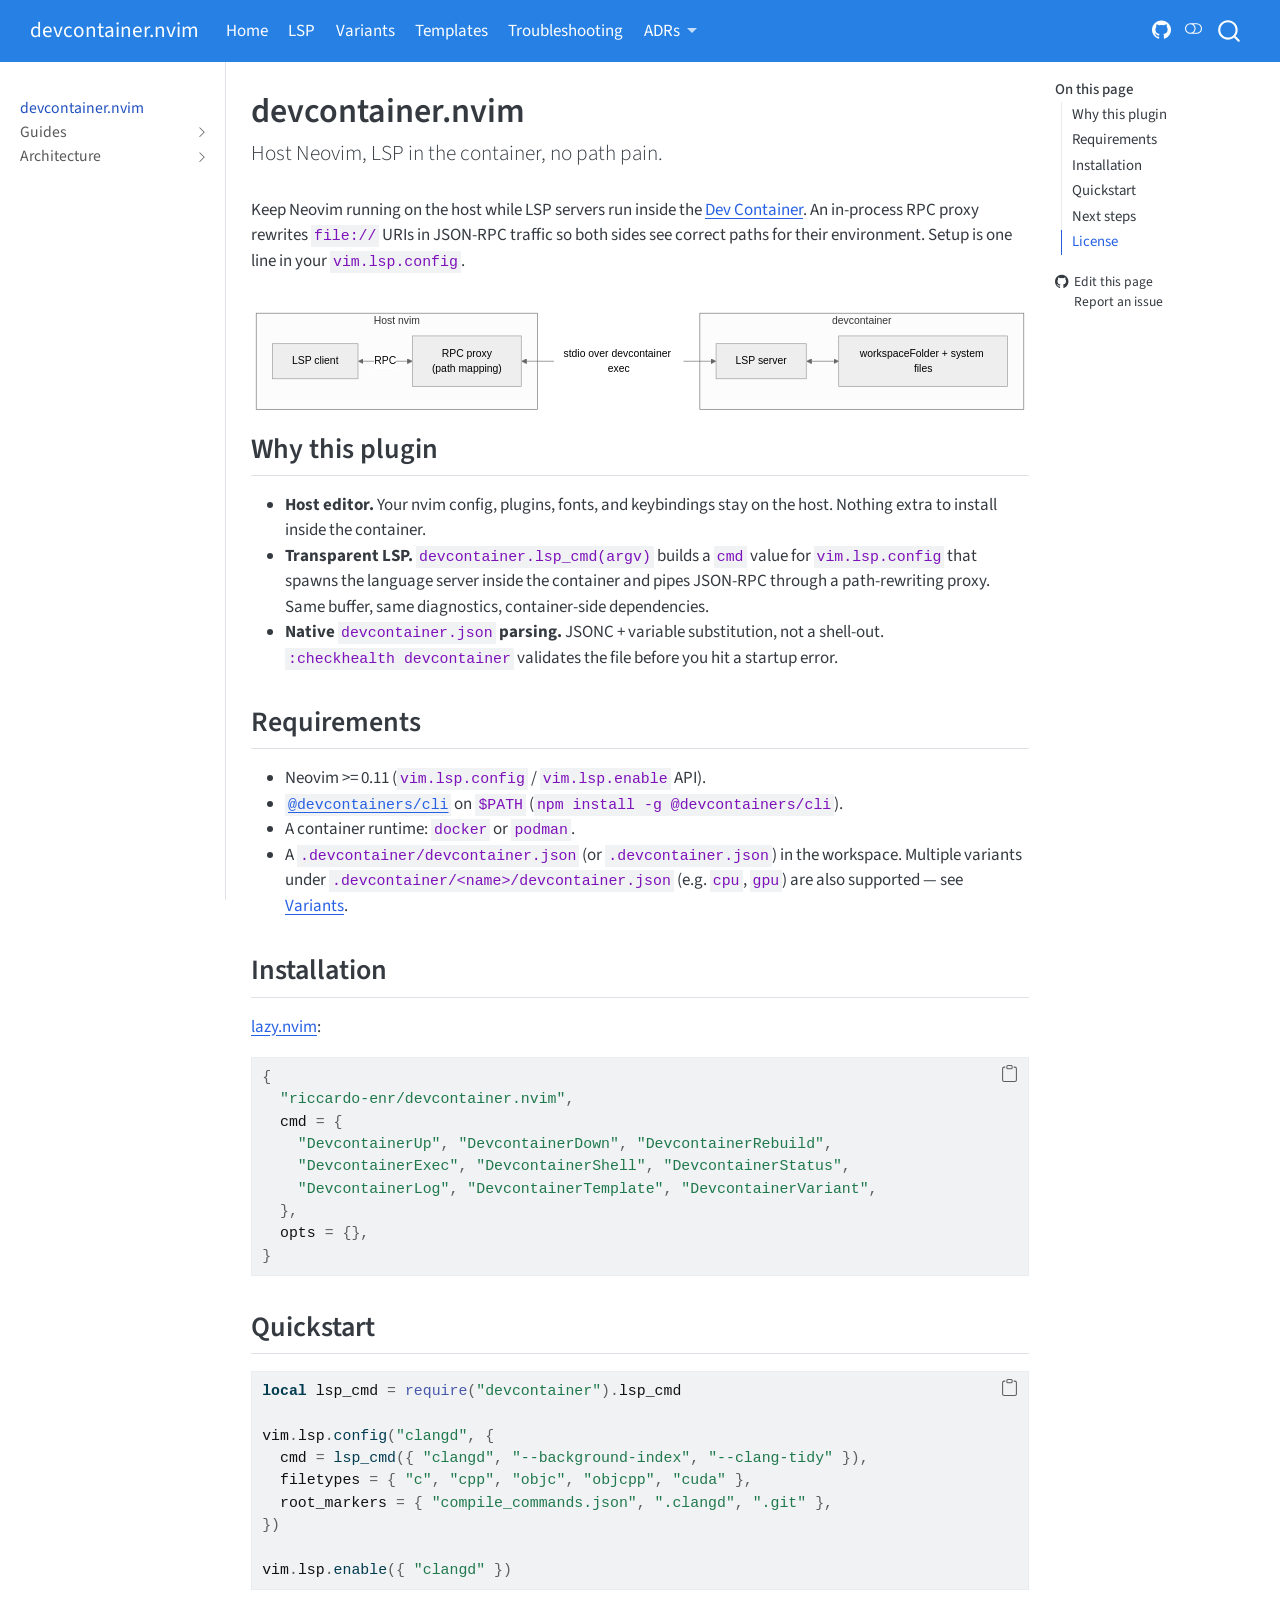
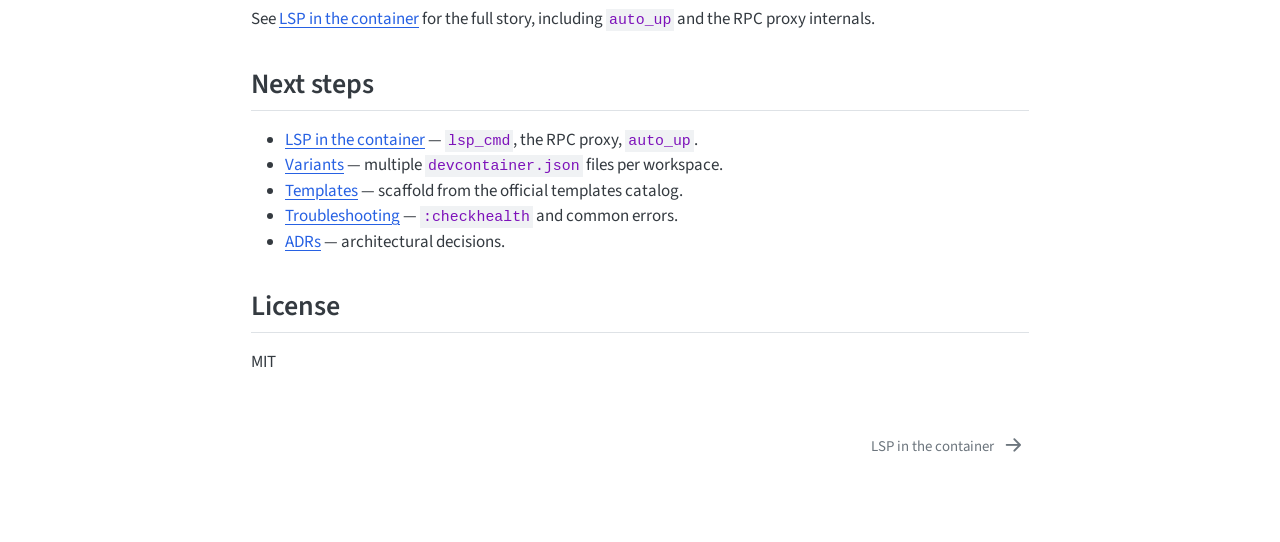
<file: index.html>
<!DOCTYPE html>
<html xmlns="http://www.w3.org/1999/xhtml" lang="en" xml:lang="en"><head>

<meta charset="utf-8">
<meta name="generator" content="quarto-1.9.37">

<meta name="viewport" content="width=device-width, initial-scale=1.0, user-scalable=yes">


<title>devcontainer.nvim</title>
<style>
/* Default styles provided by pandoc.
** See https://pandoc.org/MANUAL.html#variables-for-html for config info.
*/
code{white-space: pre-wrap;}
span.smallcaps{font-variant: small-caps;}
div.columns{display: flex; gap: min(4vw, 1.5em);}
div.column{flex: auto; overflow-x: auto;}
div.hanging-indent{margin-left: 1.5em; text-indent: -1.5em;}
ul.task-list{list-style: none;}
ul.task-list li input[type="checkbox"] {
  width: 0.8em;
  margin: 0 0.8em 0.2em -1em; /* quarto-specific, see https://github.com/quarto-dev/quarto-cli/issues/4556 */ 
  vertical-align: middle;
}
/* CSS for syntax highlighting */
html { -webkit-text-size-adjust: 100%; }
pre > code.sourceCode { white-space: pre; position: relative; }
pre > code.sourceCode > span { display: inline-block; line-height: 1.25; }
pre > code.sourceCode > span:empty { height: 1.2em; }
.sourceCode { overflow: visible; }
code.sourceCode > span { color: inherit; text-decoration: inherit; }
div.sourceCode { margin: 1em 0; }
pre.sourceCode { margin: 0; }
@media screen {
div.sourceCode { overflow: auto; }
}
@media print {
pre > code.sourceCode { white-space: pre-wrap; }
pre > code.sourceCode > span { text-indent: -5em; padding-left: 5em; }
}
pre.numberSource code
  { counter-reset: source-line 0; }
pre.numberSource code > span
  { position: relative; left: -4em; counter-increment: source-line; }
pre.numberSource code > span > a:first-child::before
  { content: counter(source-line);
    position: relative; left: -1em; text-align: right; vertical-align: baseline;
    border: none; display: inline-block;
    -webkit-touch-callout: none; -webkit-user-select: none;
    -khtml-user-select: none; -moz-user-select: none;
    -ms-user-select: none; user-select: none;
    padding: 0 4px; width: 4em;
  }
pre.numberSource { margin-left: 3em;  padding-left: 4px; }
div.sourceCode
  {   }
@media screen {
pre > code.sourceCode > span > a:first-child::before { text-decoration: underline; }
}
</style>


<script src="site_libs/quarto-nav/quarto-nav.js"></script>
<script src="site_libs/quarto-nav/headroom.min.js"></script>
<script src="site_libs/clipboard/clipboard.min.js"></script>
<script src="site_libs/quarto-search/autocomplete.umd.js"></script>
<script src="site_libs/quarto-search/fuse.min.js"></script>
<script src="site_libs/quarto-search/quarto-search.js"></script>
<meta name="quarto:offset" content="./">
<link href="./lsp.html" rel="next">
<script src="site_libs/quarto-html/quarto.js" type="module"></script>
<script src="site_libs/quarto-html/tabsets/tabsets.js" type="module"></script>
<script src="site_libs/quarto-html/popper.min.js"></script>
<script src="site_libs/quarto-html/tippy.umd.min.js"></script>
<script src="site_libs/quarto-html/anchor.min.js"></script>
<link href="site_libs/quarto-html/tippy.css" rel="stylesheet">
<link href="site_libs/quarto-html/quarto-syntax-highlighting-7f8f88aac4f3542376d5c11b86a4c14d.css" rel="stylesheet" class="quarto-color-scheme" id="quarto-text-highlighting-styles">
<link href="site_libs/quarto-html/quarto-syntax-highlighting-dark-d0ae9245876894da5ac7e18953ecc5cc.css" rel="stylesheet" class="quarto-color-scheme quarto-color-alternate" id="quarto-text-highlighting-styles">
<link href="site_libs/quarto-html/quarto-syntax-highlighting-7f8f88aac4f3542376d5c11b86a4c14d.css" rel="stylesheet" class="quarto-color-scheme-extra" id="quarto-text-highlighting-styles">
<script src="site_libs/bootstrap/bootstrap.min.js"></script>
<link href="site_libs/bootstrap/bootstrap-icons.css" rel="stylesheet">
<link href="site_libs/bootstrap/bootstrap-706de625a270a2e3b5a79fc6171d4996.min.css" rel="stylesheet" append-hash="true" class="quarto-color-scheme" id="quarto-bootstrap" data-mode="light">
<link href="site_libs/bootstrap/bootstrap-dark-45037d29abb783defc1217b633acaf95.min.css" rel="stylesheet" append-hash="true" class="quarto-color-scheme quarto-color-alternate" id="quarto-bootstrap" data-mode="dark">
<link href="site_libs/bootstrap/bootstrap-706de625a270a2e3b5a79fc6171d4996.min.css" rel="stylesheet" append-hash="true" class="quarto-color-scheme-extra" id="quarto-bootstrap" data-mode="light">
<script id="quarto-search-options" type="application/json">{
  "location": "navbar",
  "copy-button": false,
  "collapse-after": 3,
  "panel-placement": "end",
  "type": "overlay",
  "limit": 50,
  "keyboard-shortcut": [
    "f",
    "/",
    "s"
  ],
  "show-item-context": false,
  "language": {
    "search-no-results-text": "No results",
    "search-matching-documents-text": "matching documents",
    "search-copy-link-title": "Copy link to search",
    "search-hide-matches-text": "Hide additional matches",
    "search-more-match-text": "more match in this document",
    "search-more-matches-text": "more matches in this document",
    "search-clear-button-title": "Clear",
    "search-text-placeholder": "",
    "search-detached-cancel-button-title": "Cancel",
    "search-submit-button-title": "Submit",
    "search-label": "Search"
  }
}</script>
<meta name="mermaid-theme" content="neutral">
<script src="site_libs/quarto-diagram/mermaid.min.js"></script>
<script src="site_libs/quarto-diagram/mermaid-init.js"></script>
<link href="site_libs/quarto-diagram/mermaid.css" rel="stylesheet">


</head>

<body class="nav-sidebar docked nav-fixed quarto-light"><script id="quarto-html-before-body" type="application/javascript">
    const toggleBodyColorMode = (bsSheetEl) => {
      const mode = bsSheetEl.getAttribute("data-mode");
      const bodyEl = window.document.querySelector("body");
      if (mode === "dark") {
        bodyEl.classList.add("quarto-dark");
        bodyEl.classList.remove("quarto-light");
      } else {
        bodyEl.classList.add("quarto-light");
        bodyEl.classList.remove("quarto-dark");
      }
    }
    const toggleBodyColorPrimary = () => {
      const bsSheetEl = window.document.querySelector("link#quarto-bootstrap:not([rel=disabled-stylesheet])");
      if (bsSheetEl) {
        toggleBodyColorMode(bsSheetEl);
      }
    }
    const setColorSchemeToggle = (alternate) => {
      const toggles = window.document.querySelectorAll('.quarto-color-scheme-toggle');
      for (let i=0; i < toggles.length; i++) {
        const toggle = toggles[i];
        if (toggle) {
          if (alternate) {
            toggle.classList.add("alternate");
          } else {
            toggle.classList.remove("alternate");
          }
        }
      }
    };
    const toggleColorMode = (alternate) => {
      // Switch the stylesheets
      const primaryStylesheets = window.document.querySelectorAll('link.quarto-color-scheme:not(.quarto-color-alternate)');
      const alternateStylesheets = window.document.querySelectorAll('link.quarto-color-scheme.quarto-color-alternate');
      manageTransitions('#quarto-margin-sidebar .nav-link', false);
      if (alternate) {
        // note: dark is layered on light, we don't disable primary!
        enableStylesheet(alternateStylesheets);
        for (const sheetNode of alternateStylesheets) {
          if (sheetNode.id === "quarto-bootstrap") {
            toggleBodyColorMode(sheetNode);
          }
        }
      } else {
        disableStylesheet(alternateStylesheets);
        enableStylesheet(primaryStylesheets)
        toggleBodyColorPrimary();
      }
      manageTransitions('#quarto-margin-sidebar .nav-link', true);
      // Switch the toggles
      setColorSchemeToggle(alternate)
      // Hack to workaround the fact that safari doesn't
      // properly recolor the scrollbar when toggling (#1455)
      if (navigator.userAgent.indexOf('Safari') > 0 && navigator.userAgent.indexOf('Chrome') == -1) {
        manageTransitions("body", false);
        window.scrollTo(0, 1);
        setTimeout(() => {
          window.scrollTo(0, 0);
          manageTransitions("body", true);
        }, 40);
      }
    }
    const disableStylesheet = (stylesheets) => {
      for (let i=0; i < stylesheets.length; i++) {
        const stylesheet = stylesheets[i];
        stylesheet.rel = 'disabled-stylesheet';
      }
    }
    const enableStylesheet = (stylesheets) => {
      for (let i=0; i < stylesheets.length; i++) {
        const stylesheet = stylesheets[i];
        if(stylesheet.rel !== 'stylesheet') { // for Chrome, which will still FOUC without this check
          stylesheet.rel = 'stylesheet';
        }
      }
    }
    const manageTransitions = (selector, allowTransitions) => {
      const els = window.document.querySelectorAll(selector);
      for (let i=0; i < els.length; i++) {
        const el = els[i];
        if (allowTransitions) {
          el.classList.remove('notransition');
        } else {
          el.classList.add('notransition');
        }
      }
    }
    const isFileUrl = () => {
      return window.location.protocol === 'file:';
    }
    const hasAlternateSentinel = () => {
      let styleSentinel = getColorSchemeSentinel();
      if (styleSentinel !== null) {
        return styleSentinel === "alternate";
      } else {
        return false;
      }
    }
    const setStyleSentinel = (alternate) => {
      const value = alternate ? "alternate" : "default";
      if (!isFileUrl()) {
        window.localStorage.setItem("quarto-color-scheme", value);
      } else {
        localAlternateSentinel = value;
      }
    }
    const getColorSchemeSentinel = () => {
      if (!isFileUrl()) {
        const storageValue = window.localStorage.getItem("quarto-color-scheme");
        return storageValue != null ? storageValue : localAlternateSentinel;
      } else {
        return localAlternateSentinel;
      }
    }
    const toggleGiscusIfUsed = (isAlternate, darkModeDefault) => {
      const baseTheme = document.querySelector('#giscus-base-theme')?.value ?? 'light';
      const alternateTheme = document.querySelector('#giscus-alt-theme')?.value ?? 'dark';
      let newTheme = '';
      if(authorPrefersDark) {
        newTheme = isAlternate ? baseTheme : alternateTheme;
      } else {
        newTheme = isAlternate ? alternateTheme : baseTheme;
      }
      const changeGiscusTheme = () => {
        // From: https://github.com/giscus/giscus/issues/336
        const sendMessage = (message) => {
          const iframe = document.querySelector('iframe.giscus-frame');
          if (!iframe) return;
          iframe.contentWindow.postMessage({ giscus: message }, 'https://giscus.app');
        }
        sendMessage({
          setConfig: {
            theme: newTheme
          }
        });
      }
      const isGiscussLoaded = window.document.querySelector('iframe.giscus-frame') !== null;
      if (isGiscussLoaded) {
        changeGiscusTheme();
      }
    };
    const authorPrefersDark = false;
    const darkModeDefault = authorPrefersDark;
      document.querySelector('link#quarto-text-highlighting-styles.quarto-color-scheme-extra').rel = 'disabled-stylesheet';
      document.querySelector('link#quarto-bootstrap.quarto-color-scheme-extra').rel = 'disabled-stylesheet';
    let localAlternateSentinel = darkModeDefault ? 'alternate' : 'default';
    // Dark / light mode switch
    window.quartoToggleColorScheme = () => {
      // Read the current dark / light value
      let toAlternate = !hasAlternateSentinel();
      toggleColorMode(toAlternate);
      setStyleSentinel(toAlternate);
      toggleGiscusIfUsed(toAlternate, darkModeDefault);
      window.dispatchEvent(new Event('resize'));
    };
    // Switch to dark mode if need be
    if (hasAlternateSentinel()) {
      toggleColorMode(true);
    } else {
      toggleColorMode(false);
    }
  </script>

<div id="quarto-search-results"></div>
  <header id="quarto-header" class="headroom fixed-top">
    <nav class="navbar navbar-expand-lg " data-bs-theme="dark">
      <div class="navbar-container container-fluid">
      <div class="navbar-brand-container mx-auto">
    <a class="navbar-brand" href="./index.html">
    <span class="navbar-title">devcontainer.nvim</span>
    </a>
  </div>
            <div id="quarto-search" class="" title="Search"></div>
          <button class="navbar-toggler" type="button" data-bs-toggle="collapse" data-bs-target="#navbarCollapse" aria-controls="navbarCollapse" role="menu" aria-expanded="false" aria-label="Toggle navigation" onclick="if (window.quartoToggleHeadroom) { window.quartoToggleHeadroom(); }">
  <span class="navbar-toggler-icon"></span>
</button>
          <div class="collapse navbar-collapse" id="navbarCollapse">
            <ul class="navbar-nav navbar-nav-scroll me-auto">
  <li class="nav-item">
    <a class="nav-link active" href="./index.html" aria-current="page"> 
<span class="menu-text">Home</span></a>
  </li>  
  <li class="nav-item">
    <a class="nav-link" href="./lsp.html"> 
<span class="menu-text">LSP</span></a>
  </li>  
  <li class="nav-item">
    <a class="nav-link" href="./variants.html"> 
<span class="menu-text">Variants</span></a>
  </li>  
  <li class="nav-item">
    <a class="nav-link" href="./templates.html"> 
<span class="menu-text">Templates</span></a>
  </li>  
  <li class="nav-item">
    <a class="nav-link" href="./troubleshooting.html"> 
<span class="menu-text">Troubleshooting</span></a>
  </li>  
  <li class="nav-item dropdown ">
    <a class="nav-link dropdown-toggle" href="#" id="nav-menu-adrs" role="link" data-bs-toggle="dropdown" aria-expanded="false">
 <span class="menu-text">ADRs</span>
    </a>
    <ul class="dropdown-menu" aria-labelledby="nav-menu-adrs">    
        <li>
    <a class="dropdown-item" href="./adr/index.html">
 <span class="dropdown-text">Overview</span></a>
  </li>  
        <li>
    <a class="dropdown-item" href="./adr/0006-graceful-host-fallback.html">
 <span class="dropdown-text">ADR-0006 Graceful host fallback</span></a>
  </li>  
        <li>
    <a class="dropdown-item" href="./adr/0007-lazy-container-up.html">
 <span class="dropdown-text">ADR-0007 Lazy container up</span></a>
  </li>  
    </ul>
  </li>
</ul>
            <ul class="navbar-nav navbar-nav-scroll ms-auto">
  <li class="nav-item compact">
    <a class="nav-link" href="https://github.com/riccardo-enr/devcontainer.nvim"> <i class="bi bi-github" role="img" aria-label="GitHub">
</i> 
<span class="menu-text"></span></a>
  </li>  
</ul>
          </div> <!-- /navcollapse -->
            <div class="quarto-navbar-tools">
  <a href="" class="quarto-color-scheme-toggle quarto-navigation-tool  px-1" onclick="window.quartoToggleColorScheme(); return false;" title="Toggle dark mode"><i class="bi"></i></a>
</div>
      </div> <!-- /container-fluid -->
    </nav>
  <nav class="quarto-secondary-nav">
    <div class="container-fluid d-flex">
      <button type="button" class="quarto-btn-toggle btn" data-bs-toggle="collapse" role="button" data-bs-target=".quarto-sidebar-collapse-item" aria-controls="quarto-sidebar" aria-expanded="false" aria-label="Toggle sidebar navigation" onclick="if (window.quartoToggleHeadroom) { window.quartoToggleHeadroom(); }">
        <i class="bi bi-layout-text-sidebar-reverse"></i>
      </button>
        <nav class="quarto-page-breadcrumbs" aria-label="breadcrumb"><ol class="breadcrumb"><li class="breadcrumb-item"><a href="./index.html">devcontainer.nvim</a></li></ol></nav>
        <a class="flex-grow-1" role="navigation" data-bs-toggle="collapse" data-bs-target=".quarto-sidebar-collapse-item" aria-controls="quarto-sidebar" aria-expanded="false" aria-label="Toggle sidebar navigation" onclick="if (window.quartoToggleHeadroom) { window.quartoToggleHeadroom(); }">      
        </a>
    </div>
  </nav>
</header>
<!-- content -->
<div id="quarto-content" class="quarto-container page-columns page-rows-contents page-layout-article page-navbar">
<!-- sidebar -->
  <nav id="quarto-sidebar" class="sidebar collapse collapse-horizontal quarto-sidebar-collapse-item sidebar-navigation docked overflow-auto">
    <div class="sidebar-menu-container"> 
    <ul class="list-unstyled mt-1">
        <li class="sidebar-item">
  <div class="sidebar-item-container"> 
  <a href="./index.html" class="sidebar-item-text sidebar-link active">
 <span class="menu-text">devcontainer.nvim</span></a>
  </div>
</li>
        <li class="sidebar-item sidebar-item-section">
      <div class="sidebar-item-container"> 
            <a class="sidebar-item-text sidebar-link text-start collapsed" data-bs-toggle="collapse" data-bs-target="#quarto-sidebar-section-1" role="navigation" aria-expanded="false">
 <span class="menu-text">Guides</span></a>
          <a class="sidebar-item-toggle text-start collapsed" data-bs-toggle="collapse" data-bs-target="#quarto-sidebar-section-1" role="navigation" aria-expanded="false" aria-label="Toggle section">
            <i class="bi bi-chevron-right ms-2"></i>
          </a> 
      </div>
      <ul id="quarto-sidebar-section-1" class="collapse list-unstyled sidebar-section depth1 ">  
          <li class="sidebar-item">
  <div class="sidebar-item-container"> 
  <a href="./lsp.html" class="sidebar-item-text sidebar-link">
 <span class="menu-text">LSP in the container</span></a>
  </div>
</li>
          <li class="sidebar-item">
  <div class="sidebar-item-container"> 
  <a href="./variants.html" class="sidebar-item-text sidebar-link">
 <span class="menu-text">Variants</span></a>
  </div>
</li>
          <li class="sidebar-item">
  <div class="sidebar-item-container"> 
  <a href="./templates.html" class="sidebar-item-text sidebar-link">
 <span class="menu-text">Templates</span></a>
  </div>
</li>
          <li class="sidebar-item">
  <div class="sidebar-item-container"> 
  <a href="./troubleshooting.html" class="sidebar-item-text sidebar-link">
 <span class="menu-text">Troubleshooting</span></a>
  </div>
</li>
      </ul>
  </li>
        <li class="sidebar-item sidebar-item-section">
      <div class="sidebar-item-container"> 
            <a class="sidebar-item-text sidebar-link text-start collapsed" data-bs-toggle="collapse" data-bs-target="#quarto-sidebar-section-2" role="navigation" aria-expanded="false">
 <span class="menu-text">Architecture</span></a>
          <a class="sidebar-item-toggle text-start collapsed" data-bs-toggle="collapse" data-bs-target="#quarto-sidebar-section-2" role="navigation" aria-expanded="false" aria-label="Toggle section">
            <i class="bi bi-chevron-right ms-2"></i>
          </a> 
      </div>
      <ul id="quarto-sidebar-section-2" class="collapse list-unstyled sidebar-section depth1 ">  
          <li class="sidebar-item">
  <div class="sidebar-item-container"> 
  <a href="./adr/index.html" class="sidebar-item-text sidebar-link">
 <span class="menu-text">Architecture Decision Records</span></a>
  </div>
</li>
          <li class="sidebar-item">
  <div class="sidebar-item-container"> 
  <a href="./adr/0006-graceful-host-fallback.html" class="sidebar-item-text sidebar-link">
 <span class="menu-text">ADR-0006: lsp_cmd() returns raw argv when no devcontainer.json is present</span></a>
  </div>
</li>
          <li class="sidebar-item">
  <div class="sidebar-item-container"> 
  <a href="./adr/0007-lazy-container-up.html" class="sidebar-item-text sidebar-link">
 <span class="menu-text">ADR-0007: First LSP attach triggers <code>devcontainer up</code>, outbound frames queue</span></a>
  </div>
</li>
      </ul>
  </li>
    </ul>
    </div>
</nav>
<div id="quarto-sidebar-glass" class="quarto-sidebar-collapse-item" data-bs-toggle="collapse" data-bs-target=".quarto-sidebar-collapse-item"></div>
<!-- margin-sidebar -->
    <div id="quarto-margin-sidebar" class="sidebar margin-sidebar">
        <nav id="TOC" role="doc-toc" class="toc-active">
    <h2 id="toc-title">On this page</h2>
   
  <ul>
  <li><a href="#why-this-plugin" id="toc-why-this-plugin" class="nav-link active" data-scroll-target="#why-this-plugin">Why this plugin</a></li>
  <li><a href="#requirements" id="toc-requirements" class="nav-link" data-scroll-target="#requirements">Requirements</a></li>
  <li><a href="#installation" id="toc-installation" class="nav-link" data-scroll-target="#installation">Installation</a></li>
  <li><a href="#quickstart" id="toc-quickstart" class="nav-link" data-scroll-target="#quickstart">Quickstart</a></li>
  <li><a href="#next-steps" id="toc-next-steps" class="nav-link" data-scroll-target="#next-steps">Next steps</a></li>
  <li><a href="#license" id="toc-license" class="nav-link" data-scroll-target="#license">License</a></li>
  </ul>
<div class="toc-actions"><ul><li><a href="https://github.com/riccardo-enr/devcontainer.nvim/edit/main/index.qmd" class="toc-action"><i class="bi bi-github"></i>Edit this page</a></li><li><a href="https://github.com/riccardo-enr/devcontainer.nvim/issues/new" class="toc-action"><i class="bi empty"></i>Report an issue</a></li></ul></div></nav>
    </div>
<!-- main -->
<main class="content" id="quarto-document-content">


<header id="title-block-header" class="quarto-title-block default">
<div class="quarto-title">
<h1 class="title">devcontainer.nvim</h1>
<p class="subtitle lead">Host Neovim, LSP in the container, no path pain.</p>
</div>



<div class="quarto-title-meta">

    
  
    
  </div>
  


</header>


<p>Keep Neovim running on the host while LSP servers run inside the <a href="https://containers.dev">Dev Container</a>. An in-process RPC proxy rewrites <code>file://</code> URIs in JSON-RPC traffic so both sides see correct paths for their environment. Setup is one line in your <code>vim.lsp.config</code>.</p>
<div class="cell" data-layout-align="default">
<div class="cell-output-display">
<div>
<p></p><figure class="figure"><p></p>
<div>
<pre class="mermaid mermaid-js">flowchart LR
    subgraph Host[Host nvim]
        client["LSP client"] &lt;-- RPC --&gt; proxy["RPC proxy&lt;br/&gt;(path mapping)"]
    end
    proxy &lt;-- stdio over devcontainer exec --&gt; server["LSP server"]
    subgraph Container[devcontainer]
        server &lt;--&gt; fs["workspaceFolder + system files"]
    end
</pre>
</div>
<p></p></figure><p></p>
</div>
</div>
</div>
<section id="why-this-plugin" class="level2">
<h2 class="anchored" data-anchor-id="why-this-plugin">Why this plugin</h2>
<ul>
<li><strong>Host editor.</strong> Your nvim config, plugins, fonts, and keybindings stay on the host. Nothing extra to install inside the container.</li>
<li><strong>Transparent LSP.</strong> <code>devcontainer.lsp_cmd(argv)</code> builds a <code>cmd</code> value for <code>vim.lsp.config</code> that spawns the language server inside the container and pipes JSON-RPC through a path-rewriting proxy. Same buffer, same diagnostics, container-side dependencies.</li>
<li><strong>Native <code>devcontainer.json</code> parsing.</strong> JSONC + variable substitution, not a shell-out. <code>:checkhealth devcontainer</code> validates the file before you hit a startup error.</li>
</ul>
</section>
<section id="requirements" class="level2">
<h2 class="anchored" data-anchor-id="requirements">Requirements</h2>
<ul>
<li>Neovim &gt;= 0.11 (<code>vim.lsp.config</code> / <code>vim.lsp.enable</code> API).</li>
<li><a href="https://github.com/devcontainers/cli"><code>@devcontainers/cli</code></a> on <code>$PATH</code> (<code>npm install -g @devcontainers/cli</code>).</li>
<li>A container runtime: <code>docker</code> or <code>podman</code>.</li>
<li>A <code>.devcontainer/devcontainer.json</code> (or <code>.devcontainer.json</code>) in the workspace. Multiple variants under <code>.devcontainer/&lt;name&gt;/devcontainer.json</code> (e.g.&nbsp;<code>cpu</code>, <code>gpu</code>) are also supported — see <a href="./variants.html">Variants</a>.</li>
</ul>
</section>
<section id="installation" class="level2">
<h2 class="anchored" data-anchor-id="installation">Installation</h2>
<p><a href="https://github.com/folke/lazy.nvim">lazy.nvim</a>:</p>
<div class="code-copy-outer-scaffold"><div class="sourceCode" id="cb1"><pre class="sourceCode lua code-with-copy"><code class="sourceCode lua"><span id="cb1-1"><a href="#cb1-1" aria-hidden="true" tabindex="-1"></a><span class="op">{</span></span>
<span id="cb1-2"><a href="#cb1-2" aria-hidden="true" tabindex="-1"></a>  <span class="st">"riccardo-enr/devcontainer.nvim"</span><span class="op">,</span></span>
<span id="cb1-3"><a href="#cb1-3" aria-hidden="true" tabindex="-1"></a>  <span class="va">cmd</span> <span class="op">=</span> <span class="op">{</span></span>
<span id="cb1-4"><a href="#cb1-4" aria-hidden="true" tabindex="-1"></a>    <span class="st">"DevcontainerUp"</span><span class="op">,</span> <span class="st">"DevcontainerDown"</span><span class="op">,</span> <span class="st">"DevcontainerRebuild"</span><span class="op">,</span></span>
<span id="cb1-5"><a href="#cb1-5" aria-hidden="true" tabindex="-1"></a>    <span class="st">"DevcontainerExec"</span><span class="op">,</span> <span class="st">"DevcontainerShell"</span><span class="op">,</span> <span class="st">"DevcontainerStatus"</span><span class="op">,</span></span>
<span id="cb1-6"><a href="#cb1-6" aria-hidden="true" tabindex="-1"></a>    <span class="st">"DevcontainerLog"</span><span class="op">,</span> <span class="st">"DevcontainerTemplate"</span><span class="op">,</span> <span class="st">"DevcontainerVariant"</span><span class="op">,</span></span>
<span id="cb1-7"><a href="#cb1-7" aria-hidden="true" tabindex="-1"></a>  <span class="op">},</span></span>
<span id="cb1-8"><a href="#cb1-8" aria-hidden="true" tabindex="-1"></a>  <span class="va">opts</span> <span class="op">=</span> <span class="op">{},</span></span>
<span id="cb1-9"><a href="#cb1-9" aria-hidden="true" tabindex="-1"></a><span class="op">}</span></span></code></pre></div><button title="Copy to Clipboard" class="code-copy-button"><i class="bi"></i></button></div>
</section>
<section id="quickstart" class="level2">
<h2 class="anchored" data-anchor-id="quickstart">Quickstart</h2>
<div class="code-copy-outer-scaffold"><div class="sourceCode" id="cb2"><pre class="sourceCode lua code-with-copy"><code class="sourceCode lua"><span id="cb2-1"><a href="#cb2-1" aria-hidden="true" tabindex="-1"></a><span class="kw">local</span> <span class="va">lsp_cmd</span> <span class="op">=</span> <span class="fu">require</span><span class="op">(</span><span class="st">"devcontainer"</span><span class="op">).</span><span class="va">lsp_cmd</span></span>
<span id="cb2-2"><a href="#cb2-2" aria-hidden="true" tabindex="-1"></a></span>
<span id="cb2-3"><a href="#cb2-3" aria-hidden="true" tabindex="-1"></a><span class="va">vim</span><span class="op">.</span><span class="va">lsp</span><span class="op">.</span>config<span class="op">(</span><span class="st">"clangd"</span><span class="op">,</span> <span class="op">{</span></span>
<span id="cb2-4"><a href="#cb2-4" aria-hidden="true" tabindex="-1"></a>  <span class="va">cmd</span> <span class="op">=</span> lsp_cmd<span class="op">({</span> <span class="st">"clangd"</span><span class="op">,</span> <span class="st">"--background-index"</span><span class="op">,</span> <span class="st">"--clang-tidy"</span> <span class="op">}),</span></span>
<span id="cb2-5"><a href="#cb2-5" aria-hidden="true" tabindex="-1"></a>  <span class="va">filetypes</span> <span class="op">=</span> <span class="op">{</span> <span class="st">"c"</span><span class="op">,</span> <span class="st">"cpp"</span><span class="op">,</span> <span class="st">"objc"</span><span class="op">,</span> <span class="st">"objcpp"</span><span class="op">,</span> <span class="st">"cuda"</span> <span class="op">},</span></span>
<span id="cb2-6"><a href="#cb2-6" aria-hidden="true" tabindex="-1"></a>  <span class="va">root_markers</span> <span class="op">=</span> <span class="op">{</span> <span class="st">"compile_commands.json"</span><span class="op">,</span> <span class="st">".clangd"</span><span class="op">,</span> <span class="st">".git"</span> <span class="op">},</span></span>
<span id="cb2-7"><a href="#cb2-7" aria-hidden="true" tabindex="-1"></a><span class="op">})</span></span>
<span id="cb2-8"><a href="#cb2-8" aria-hidden="true" tabindex="-1"></a></span>
<span id="cb2-9"><a href="#cb2-9" aria-hidden="true" tabindex="-1"></a><span class="va">vim</span><span class="op">.</span><span class="va">lsp</span><span class="op">.</span>enable<span class="op">({</span> <span class="st">"clangd"</span> <span class="op">})</span></span></code></pre></div><button title="Copy to Clipboard" class="code-copy-button"><i class="bi"></i></button></div>
<p>See <a href="./lsp.html">LSP in the container</a> for the full story, including <code>auto_up</code> and the RPC proxy internals.</p>
</section>
<section id="next-steps" class="level2">
<h2 class="anchored" data-anchor-id="next-steps">Next steps</h2>
<ul>
<li><a href="./lsp.html">LSP in the container</a> — <code>lsp_cmd</code>, the RPC proxy, <code>auto_up</code>.</li>
<li><a href="./variants.html">Variants</a> — multiple <code>devcontainer.json</code> files per workspace.</li>
<li><a href="./templates.html">Templates</a> — scaffold from the official templates catalog.</li>
<li><a href="./troubleshooting.html">Troubleshooting</a> — <code>:checkhealth</code> and common errors.</li>
<li><a href="./adr/index.html">ADRs</a> — architectural decisions.</li>
</ul>
</section>
<section id="license" class="level2">
<h2 class="anchored" data-anchor-id="license">License</h2>
<p>MIT</p>


</section>

</main> <!-- /main -->
<script id="quarto-html-after-body" type="application/javascript">
  window.document.addEventListener("DOMContentLoaded", function (event) {
    // Ensure there is a toggle, if there isn't float one in the top right
    if (window.document.querySelector('.quarto-color-scheme-toggle') === null) {
      const a = window.document.createElement('a');
      a.classList.add('top-right');
      a.classList.add('quarto-color-scheme-toggle');
      a.href = "";
      a.onclick = function() { try { window.quartoToggleColorScheme(); } catch {} return false; };
      const i = window.document.createElement("i");
      i.classList.add('bi');
      a.appendChild(i);
      window.document.body.appendChild(a);
    }
    setColorSchemeToggle(hasAlternateSentinel())
    const icon = "";
    const anchorJS = new window.AnchorJS();
    anchorJS.options = {
      placement: 'right',
      icon: icon
    };
    anchorJS.add('.anchored');
    const isCodeAnnotation = (el) => {
      for (const clz of el.classList) {
        if (clz.startsWith('code-annotation-')) {                     
          return true;
        }
      }
      return false;
    }
    const onCopySuccess = function(e) {
      // button target
      const button = e.trigger;
      // don't keep focus
      button.blur();
      // flash "checked"
      button.classList.add('code-copy-button-checked');
      var currentTitle = button.getAttribute("title");
      button.setAttribute("title", "Copied!");
      let tooltip;
      if (window.bootstrap) {
        button.setAttribute("data-bs-toggle", "tooltip");
        button.setAttribute("data-bs-placement", "left");
        button.setAttribute("data-bs-title", "Copied!");
        tooltip = new bootstrap.Tooltip(button, 
          { trigger: "manual", 
            customClass: "code-copy-button-tooltip",
            offset: [0, -8]});
        tooltip.show();    
      }
      setTimeout(function() {
        if (tooltip) {
          tooltip.hide();
          button.removeAttribute("data-bs-title");
          button.removeAttribute("data-bs-toggle");
          button.removeAttribute("data-bs-placement");
        }
        button.setAttribute("title", currentTitle);
        button.classList.remove('code-copy-button-checked');
      }, 1000);
      // clear code selection
      e.clearSelection();
    }
    const getTextToCopy = function(trigger) {
      const outerScaffold = trigger.parentElement.cloneNode(true);
      const codeEl = outerScaffold.querySelector('code');
      for (const childEl of codeEl.children) {
        if (isCodeAnnotation(childEl)) {
          childEl.remove();
        }
      }
      return codeEl.innerText;
    }
    const clipboard = new window.ClipboardJS('.code-copy-button:not([data-in-quarto-modal])', {
      text: getTextToCopy
    });
    clipboard.on('success', onCopySuccess);
    if (window.document.getElementById('quarto-embedded-source-code-modal')) {
      const clipboardModal = new window.ClipboardJS('.code-copy-button[data-in-quarto-modal]', {
        text: getTextToCopy,
        container: window.document.getElementById('quarto-embedded-source-code-modal')
      });
      clipboardModal.on('success', onCopySuccess);
    }
      var localhostRegex = new RegExp(/^(?:http|https):\/\/localhost\:?[0-9]*\//);
      var mailtoRegex = new RegExp(/^mailto:/);
        var filterRegex = new RegExp('/' + window.location.host + '/');
      var isInternal = (href) => {
          return filterRegex.test(href) || localhostRegex.test(href) || mailtoRegex.test(href);
      }
      // Inspect non-navigation links and adorn them if external
     var links = window.document.querySelectorAll('a[href]:not(.nav-link):not(.navbar-brand):not(.toc-action):not(.sidebar-link):not(.sidebar-item-toggle):not(.pagination-link):not(.no-external):not([aria-hidden]):not(.dropdown-item):not(.quarto-navigation-tool):not(.about-link)');
      for (var i=0; i<links.length; i++) {
        const link = links[i];
        if (!isInternal(link.href)) {
          // undo the damage that might have been done by quarto-nav.js in the case of
          // links that we want to consider external
          if (link.dataset.originalHref !== undefined) {
            link.href = link.dataset.originalHref;
          }
        }
      }
    function tippyHover(el, contentFn, onTriggerFn, onUntriggerFn) {
      const config = {
        allowHTML: true,
        maxWidth: 500,
        delay: 100,
        arrow: false,
        appendTo: function(el) {
            return el.parentElement;
        },
        interactive: true,
        interactiveBorder: 10,
        theme: 'quarto',
        placement: 'bottom-start',
      };
      if (contentFn) {
        config.content = contentFn;
      }
      if (onTriggerFn) {
        config.onTrigger = onTriggerFn;
      }
      if (onUntriggerFn) {
        config.onUntrigger = onUntriggerFn;
      }
      window.tippy(el, config); 
    }
    const noterefs = window.document.querySelectorAll('a[role="doc-noteref"]');
    for (var i=0; i<noterefs.length; i++) {
      const ref = noterefs[i];
      tippyHover(ref, function() {
        // use id or data attribute instead here
        let href = ref.getAttribute('data-footnote-href') || ref.getAttribute('href');
        try { href = new URL(href).hash; } catch {}
        const id = href.replace(/^#\/?/, "");
        const note = window.document.getElementById(id);
        if (note) {
          return note.innerHTML;
        } else {
          return "";
        }
      });
    }
    const xrefs = window.document.querySelectorAll('a.quarto-xref');
    const processXRef = (id, note) => {
      // Strip column container classes
      const stripColumnClz = (el) => {
        el.classList.remove("page-full", "page-columns");
        if (el.children) {
          for (const child of el.children) {
            stripColumnClz(child);
          }
        }
      }
      stripColumnClz(note)
      if (id === null || id.startsWith('sec-')) {
        // Special case sections, only their first couple elements
        const container = document.createElement("div");
        if (note.children && note.children.length > 2) {
          container.appendChild(note.children[0].cloneNode(true));
          for (let i = 1; i < note.children.length; i++) {
            const child = note.children[i];
            if (child.tagName === "P" && child.innerText === "") {
              continue;
            } else {
              container.appendChild(child.cloneNode(true));
              break;
            }
          }
          if (window.Quarto?.typesetMath) {
            window.Quarto.typesetMath(container);
          }
          return container.innerHTML
        } else {
          if (window.Quarto?.typesetMath) {
            window.Quarto.typesetMath(note);
          }
          return note.innerHTML;
        }
      } else {
        // Remove any anchor links if they are present
        const anchorLink = note.querySelector('a.anchorjs-link');
        if (anchorLink) {
          anchorLink.remove();
        }
        if (window.Quarto?.typesetMath) {
          window.Quarto.typesetMath(note);
        }
        if (note.classList.contains("callout")) {
          return note.outerHTML;
        } else {
          return note.innerHTML;
        }
      }
    }
    for (var i=0; i<xrefs.length; i++) {
      const xref = xrefs[i];
      tippyHover(xref, undefined, function(instance) {
        instance.disable();
        let url = xref.getAttribute('href');
        let hash = undefined; 
        if (url.startsWith('#')) {
          hash = url;
        } else {
          try { hash = new URL(url).hash; } catch {}
        }
        if (hash) {
          const id = hash.replace(/^#\/?/, "");
          const note = window.document.getElementById(id);
          if (note !== null) {
            try {
              const html = processXRef(id, note.cloneNode(true));
              instance.setContent(html);
            } finally {
              instance.enable();
              instance.show();
            }
          } else {
            // See if we can fetch this
            fetch(url.split('#')[0])
            .then(res => res.text())
            .then(html => {
              const parser = new DOMParser();
              const htmlDoc = parser.parseFromString(html, "text/html");
              const note = htmlDoc.getElementById(id);
              if (note !== null) {
                const html = processXRef(id, note);
                instance.setContent(html);
              } 
            }).finally(() => {
              instance.enable();
              instance.show();
            });
          }
        } else {
          // See if we can fetch a full url (with no hash to target)
          // This is a special case and we should probably do some content thinning / targeting
          fetch(url)
          .then(res => res.text())
          .then(html => {
            const parser = new DOMParser();
            const htmlDoc = parser.parseFromString(html, "text/html");
            const note = htmlDoc.querySelector('main.content');
            if (note !== null) {
              // This should only happen for chapter cross references
              // (since there is no id in the URL)
              // remove the first header
              if (note.children.length > 0 && note.children[0].tagName === "HEADER") {
                note.children[0].remove();
              }
              const html = processXRef(null, note);
              instance.setContent(html);
            } 
          }).finally(() => {
            instance.enable();
            instance.show();
          });
        }
      }, function(instance) {
      });
    }
        let selectedAnnoteEl;
        const selectorForAnnotation = ( cell, annotation) => {
          let cellAttr = 'data-code-cell="' + cell + '"';
          let lineAttr = 'data-code-annotation="' +  annotation + '"';
          const selector = 'span[' + cellAttr + '][' + lineAttr + ']';
          return selector;
        }
        const selectCodeLines = (annoteEl) => {
          const doc = window.document;
          const targetCell = annoteEl.getAttribute("data-target-cell");
          const targetAnnotation = annoteEl.getAttribute("data-target-annotation");
          const annoteSpan = window.document.querySelector(selectorForAnnotation(targetCell, targetAnnotation));
          const lines = annoteSpan.getAttribute("data-code-lines").split(",");
          const lineIds = lines.map((line) => {
            return targetCell + "-" + line;
          })
          let top = null;
          let height = null;
          let parent = null;
          if (lineIds.length > 0) {
              //compute the position of the single el (top and bottom and make a div)
              const el = window.document.getElementById(lineIds[0]);
              top = el.offsetTop;
              height = el.offsetHeight;
              parent = el.parentElement.parentElement;
            if (lineIds.length > 1) {
              const lastEl = window.document.getElementById(lineIds[lineIds.length - 1]);
              const bottom = lastEl.offsetTop + lastEl.offsetHeight;
              height = bottom - top;
            }
            if (top !== null && height !== null && parent !== null) {
              // cook up a div (if necessary) and position it 
              let div = window.document.getElementById("code-annotation-line-highlight");
              if (div === null) {
                div = window.document.createElement("div");
                div.setAttribute("id", "code-annotation-line-highlight");
                div.style.position = 'absolute';
                parent.appendChild(div);
              }
              div.style.top = top - 2 + "px";
              div.style.height = height + 4 + "px";
              div.style.left = 0;
              let gutterDiv = window.document.getElementById("code-annotation-line-highlight-gutter");
              if (gutterDiv === null) {
                gutterDiv = window.document.createElement("div");
                gutterDiv.setAttribute("id", "code-annotation-line-highlight-gutter");
                gutterDiv.style.position = 'absolute';
                const codeCell = window.document.getElementById(targetCell);
                const gutter = codeCell.querySelector('.code-annotation-gutter');
                gutter.appendChild(gutterDiv);
              }
              gutterDiv.style.top = top - 2 + "px";
              gutterDiv.style.height = height + 4 + "px";
            }
            selectedAnnoteEl = annoteEl;
          }
        };
        const unselectCodeLines = () => {
          const elementsIds = ["code-annotation-line-highlight", "code-annotation-line-highlight-gutter"];
          elementsIds.forEach((elId) => {
            const div = window.document.getElementById(elId);
            if (div) {
              div.remove();
            }
          });
          selectedAnnoteEl = undefined;
        };
          // Handle positioning of the toggle
      window.addEventListener(
        "resize",
        throttle(() => {
          elRect = undefined;
          if (selectedAnnoteEl) {
            selectCodeLines(selectedAnnoteEl);
          }
        }, 10)
      );
      function throttle(fn, ms) {
      let throttle = false;
      let timer;
        return (...args) => {
          if(!throttle) { // first call gets through
              fn.apply(this, args);
              throttle = true;
          } else { // all the others get throttled
              if(timer) clearTimeout(timer); // cancel #2
              timer = setTimeout(() => {
                fn.apply(this, args);
                timer = throttle = false;
              }, ms);
          }
        };
      }
        // Attach click handler to the DT
        const annoteDls = window.document.querySelectorAll('dt[data-target-cell]');
        for (const annoteDlNode of annoteDls) {
          annoteDlNode.addEventListener('click', (event) => {
            const clickedEl = event.target;
            if (clickedEl !== selectedAnnoteEl) {
              unselectCodeLines();
              const activeEl = window.document.querySelector('dt[data-target-cell].code-annotation-active');
              if (activeEl) {
                activeEl.classList.remove('code-annotation-active');
              }
              selectCodeLines(clickedEl);
              clickedEl.classList.add('code-annotation-active');
            } else {
              // Unselect the line
              unselectCodeLines();
              clickedEl.classList.remove('code-annotation-active');
            }
          });
        }
    const findCites = (el) => {
      const parentEl = el.parentElement;
      if (parentEl) {
        const cites = parentEl.dataset.cites;
        if (cites) {
          return {
            el,
            cites: cites.split(' ')
          };
        } else {
          return findCites(el.parentElement)
        }
      } else {
        return undefined;
      }
    };
    var bibliorefs = window.document.querySelectorAll('a[role="doc-biblioref"]');
    for (var i=0; i<bibliorefs.length; i++) {
      const ref = bibliorefs[i];
      const citeInfo = findCites(ref);
      if (citeInfo) {
        tippyHover(citeInfo.el, function() {
          var popup = window.document.createElement('div');
          citeInfo.cites.forEach(function(cite) {
            var citeDiv = window.document.createElement('div');
            citeDiv.classList.add('hanging-indent');
            citeDiv.classList.add('csl-entry');
            var biblioDiv = window.document.getElementById('ref-' + cite);
            if (biblioDiv) {
              citeDiv.innerHTML = biblioDiv.innerHTML;
            }
            popup.appendChild(citeDiv);
          });
          return popup.innerHTML;
        });
      }
    }
  });
  </script>
<nav class="page-navigation">
  <div class="nav-page nav-page-previous">
  </div>
  <div class="nav-page nav-page-next">
      <a href="./lsp.html" class="pagination-link" aria-label="LSP in the container">
        <span class="nav-page-text">LSP in the container</span> <i class="bi bi-arrow-right-short"></i>
      </a>
  </div>
</nav>
</div> <!-- /content -->




<footer class="footer"><div class="nav-footer"><div class="nav-footer-center"><div class="toc-actions d-sm-block d-md-none"><ul><li><a href="https://github.com/riccardo-enr/devcontainer.nvim/edit/main/index.qmd" class="toc-action"><i class="bi bi-github"></i>Edit this page</a></li><li><a href="https://github.com/riccardo-enr/devcontainer.nvim/issues/new" class="toc-action"><i class="bi empty"></i>Report an issue</a></li></ul></div></div></div></footer></body></html>
</file>
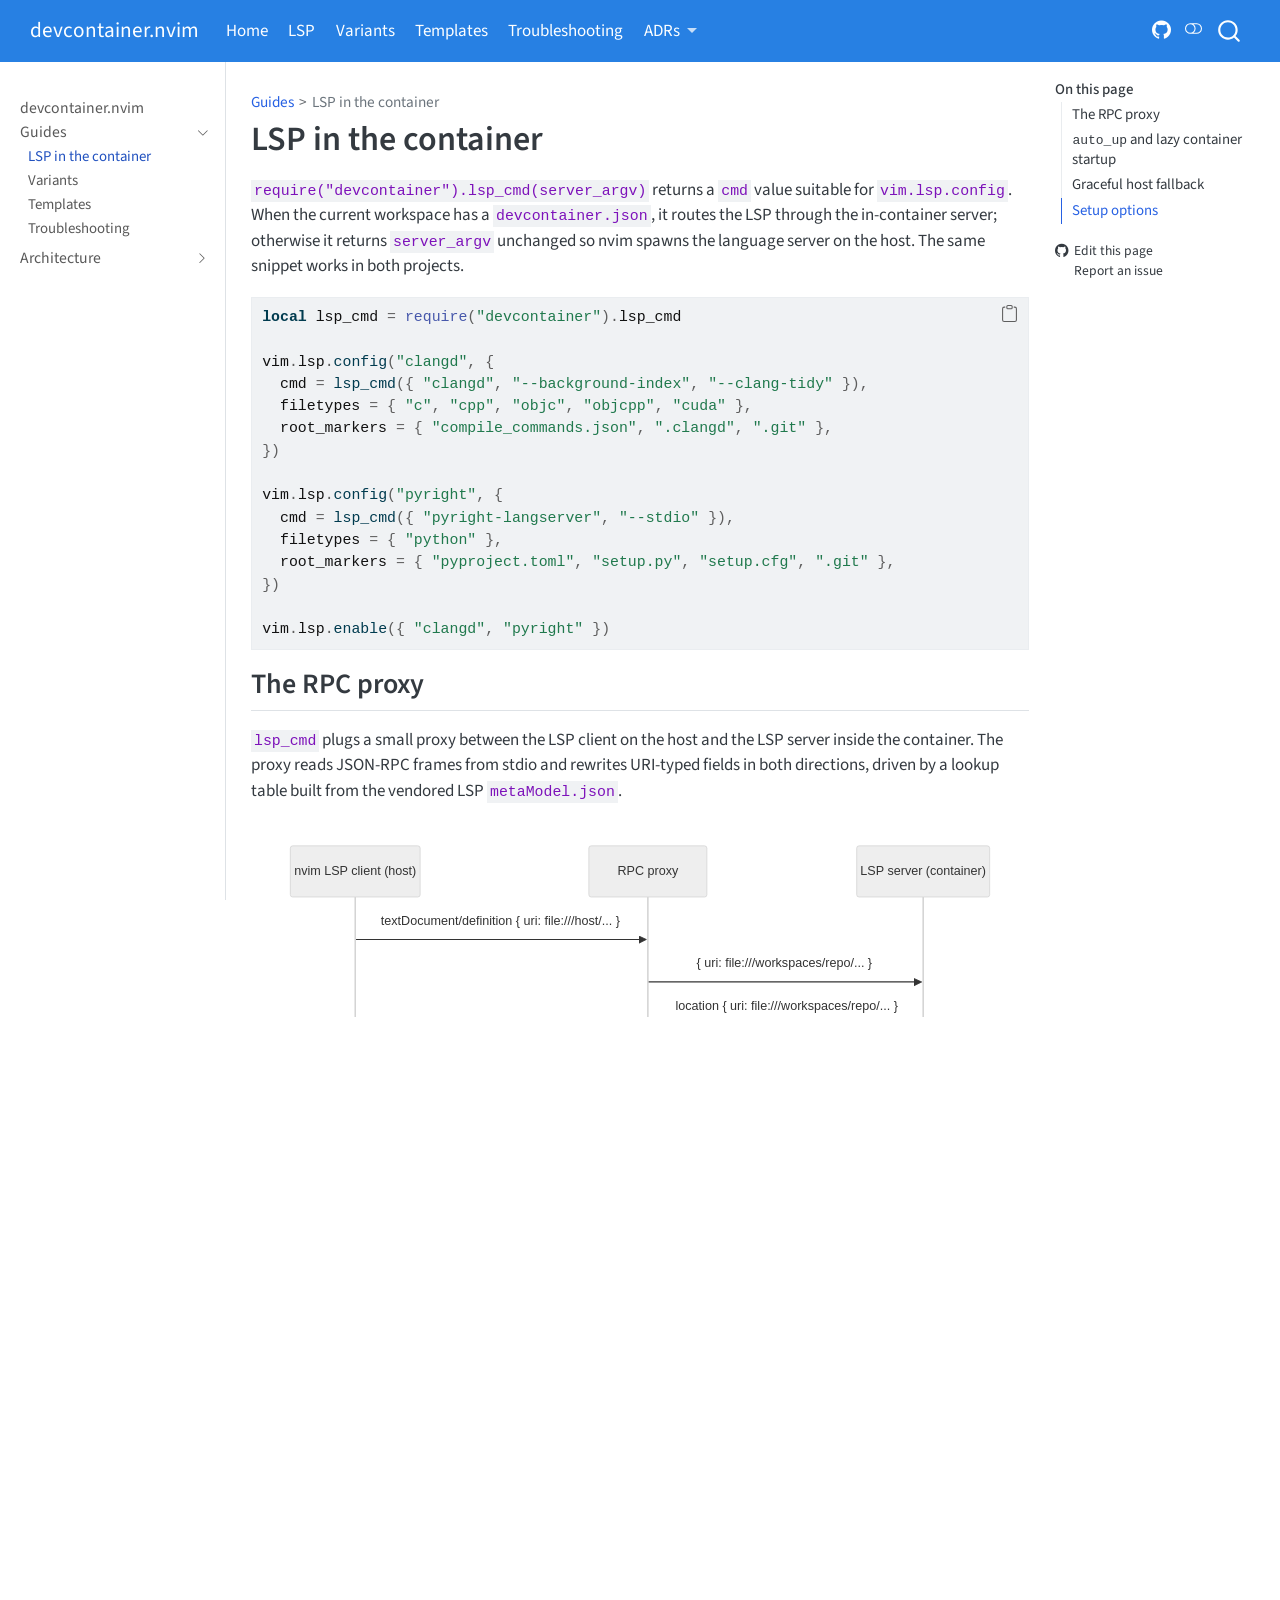
<file: lsp.html>
<!DOCTYPE html>
<html xmlns="http://www.w3.org/1999/xhtml" lang="en" xml:lang="en"><head>

<meta charset="utf-8">
<meta name="generator" content="quarto-1.9.37">

<meta name="viewport" content="width=device-width, initial-scale=1.0, user-scalable=yes">


<title>LSP in the container – devcontainer.nvim</title>
<style>
/* Default styles provided by pandoc.
** See https://pandoc.org/MANUAL.html#variables-for-html for config info.
*/
code{white-space: pre-wrap;}
span.smallcaps{font-variant: small-caps;}
div.columns{display: flex; gap: min(4vw, 1.5em);}
div.column{flex: auto; overflow-x: auto;}
div.hanging-indent{margin-left: 1.5em; text-indent: -1.5em;}
ul.task-list{list-style: none;}
ul.task-list li input[type="checkbox"] {
  width: 0.8em;
  margin: 0 0.8em 0.2em -1em; /* quarto-specific, see https://github.com/quarto-dev/quarto-cli/issues/4556 */ 
  vertical-align: middle;
}
/* CSS for syntax highlighting */
html { -webkit-text-size-adjust: 100%; }
pre > code.sourceCode { white-space: pre; position: relative; }
pre > code.sourceCode > span { display: inline-block; line-height: 1.25; }
pre > code.sourceCode > span:empty { height: 1.2em; }
.sourceCode { overflow: visible; }
code.sourceCode > span { color: inherit; text-decoration: inherit; }
div.sourceCode { margin: 1em 0; }
pre.sourceCode { margin: 0; }
@media screen {
div.sourceCode { overflow: auto; }
}
@media print {
pre > code.sourceCode { white-space: pre-wrap; }
pre > code.sourceCode > span { text-indent: -5em; padding-left: 5em; }
}
pre.numberSource code
  { counter-reset: source-line 0; }
pre.numberSource code > span
  { position: relative; left: -4em; counter-increment: source-line; }
pre.numberSource code > span > a:first-child::before
  { content: counter(source-line);
    position: relative; left: -1em; text-align: right; vertical-align: baseline;
    border: none; display: inline-block;
    -webkit-touch-callout: none; -webkit-user-select: none;
    -khtml-user-select: none; -moz-user-select: none;
    -ms-user-select: none; user-select: none;
    padding: 0 4px; width: 4em;
  }
pre.numberSource { margin-left: 3em;  padding-left: 4px; }
div.sourceCode
  {   }
@media screen {
pre > code.sourceCode > span > a:first-child::before { text-decoration: underline; }
}
</style>


<script src="site_libs/quarto-nav/quarto-nav.js"></script>
<script src="site_libs/quarto-nav/headroom.min.js"></script>
<script src="site_libs/clipboard/clipboard.min.js"></script>
<script src="site_libs/quarto-search/autocomplete.umd.js"></script>
<script src="site_libs/quarto-search/fuse.min.js"></script>
<script src="site_libs/quarto-search/quarto-search.js"></script>
<meta name="quarto:offset" content="./">
<link href="./variants.html" rel="next">
<link href="./index.html" rel="prev">
<script src="site_libs/quarto-html/quarto.js" type="module"></script>
<script src="site_libs/quarto-html/tabsets/tabsets.js" type="module"></script>
<script src="site_libs/quarto-html/popper.min.js"></script>
<script src="site_libs/quarto-html/tippy.umd.min.js"></script>
<script src="site_libs/quarto-html/anchor.min.js"></script>
<link href="site_libs/quarto-html/tippy.css" rel="stylesheet">
<link href="site_libs/quarto-html/quarto-syntax-highlighting-7f8f88aac4f3542376d5c11b86a4c14d.css" rel="stylesheet" class="quarto-color-scheme" id="quarto-text-highlighting-styles">
<link href="site_libs/quarto-html/quarto-syntax-highlighting-dark-d0ae9245876894da5ac7e18953ecc5cc.css" rel="stylesheet" class="quarto-color-scheme quarto-color-alternate" id="quarto-text-highlighting-styles">
<link href="site_libs/quarto-html/quarto-syntax-highlighting-7f8f88aac4f3542376d5c11b86a4c14d.css" rel="stylesheet" class="quarto-color-scheme-extra" id="quarto-text-highlighting-styles">
<script src="site_libs/bootstrap/bootstrap.min.js"></script>
<link href="site_libs/bootstrap/bootstrap-icons.css" rel="stylesheet">
<link href="site_libs/bootstrap/bootstrap-706de625a270a2e3b5a79fc6171d4996.min.css" rel="stylesheet" append-hash="true" class="quarto-color-scheme" id="quarto-bootstrap" data-mode="light">
<link href="site_libs/bootstrap/bootstrap-dark-45037d29abb783defc1217b633acaf95.min.css" rel="stylesheet" append-hash="true" class="quarto-color-scheme quarto-color-alternate" id="quarto-bootstrap" data-mode="dark">
<link href="site_libs/bootstrap/bootstrap-706de625a270a2e3b5a79fc6171d4996.min.css" rel="stylesheet" append-hash="true" class="quarto-color-scheme-extra" id="quarto-bootstrap" data-mode="light">
<script id="quarto-search-options" type="application/json">{
  "location": "navbar",
  "copy-button": false,
  "collapse-after": 3,
  "panel-placement": "end",
  "type": "overlay",
  "limit": 50,
  "keyboard-shortcut": [
    "f",
    "/",
    "s"
  ],
  "show-item-context": false,
  "language": {
    "search-no-results-text": "No results",
    "search-matching-documents-text": "matching documents",
    "search-copy-link-title": "Copy link to search",
    "search-hide-matches-text": "Hide additional matches",
    "search-more-match-text": "more match in this document",
    "search-more-matches-text": "more matches in this document",
    "search-clear-button-title": "Clear",
    "search-text-placeholder": "",
    "search-detached-cancel-button-title": "Cancel",
    "search-submit-button-title": "Submit",
    "search-label": "Search"
  }
}</script>
<meta name="mermaid-theme" content="neutral">
<script src="site_libs/quarto-diagram/mermaid.min.js"></script>
<script src="site_libs/quarto-diagram/mermaid-init.js"></script>
<link href="site_libs/quarto-diagram/mermaid.css" rel="stylesheet">


</head>

<body class="nav-sidebar docked nav-fixed quarto-light"><script id="quarto-html-before-body" type="application/javascript">
    const toggleBodyColorMode = (bsSheetEl) => {
      const mode = bsSheetEl.getAttribute("data-mode");
      const bodyEl = window.document.querySelector("body");
      if (mode === "dark") {
        bodyEl.classList.add("quarto-dark");
        bodyEl.classList.remove("quarto-light");
      } else {
        bodyEl.classList.add("quarto-light");
        bodyEl.classList.remove("quarto-dark");
      }
    }
    const toggleBodyColorPrimary = () => {
      const bsSheetEl = window.document.querySelector("link#quarto-bootstrap:not([rel=disabled-stylesheet])");
      if (bsSheetEl) {
        toggleBodyColorMode(bsSheetEl);
      }
    }
    const setColorSchemeToggle = (alternate) => {
      const toggles = window.document.querySelectorAll('.quarto-color-scheme-toggle');
      for (let i=0; i < toggles.length; i++) {
        const toggle = toggles[i];
        if (toggle) {
          if (alternate) {
            toggle.classList.add("alternate");
          } else {
            toggle.classList.remove("alternate");
          }
        }
      }
    };
    const toggleColorMode = (alternate) => {
      // Switch the stylesheets
      const primaryStylesheets = window.document.querySelectorAll('link.quarto-color-scheme:not(.quarto-color-alternate)');
      const alternateStylesheets = window.document.querySelectorAll('link.quarto-color-scheme.quarto-color-alternate');
      manageTransitions('#quarto-margin-sidebar .nav-link', false);
      if (alternate) {
        // note: dark is layered on light, we don't disable primary!
        enableStylesheet(alternateStylesheets);
        for (const sheetNode of alternateStylesheets) {
          if (sheetNode.id === "quarto-bootstrap") {
            toggleBodyColorMode(sheetNode);
          }
        }
      } else {
        disableStylesheet(alternateStylesheets);
        enableStylesheet(primaryStylesheets)
        toggleBodyColorPrimary();
      }
      manageTransitions('#quarto-margin-sidebar .nav-link', true);
      // Switch the toggles
      setColorSchemeToggle(alternate)
      // Hack to workaround the fact that safari doesn't
      // properly recolor the scrollbar when toggling (#1455)
      if (navigator.userAgent.indexOf('Safari') > 0 && navigator.userAgent.indexOf('Chrome') == -1) {
        manageTransitions("body", false);
        window.scrollTo(0, 1);
        setTimeout(() => {
          window.scrollTo(0, 0);
          manageTransitions("body", true);
        }, 40);
      }
    }
    const disableStylesheet = (stylesheets) => {
      for (let i=0; i < stylesheets.length; i++) {
        const stylesheet = stylesheets[i];
        stylesheet.rel = 'disabled-stylesheet';
      }
    }
    const enableStylesheet = (stylesheets) => {
      for (let i=0; i < stylesheets.length; i++) {
        const stylesheet = stylesheets[i];
        if(stylesheet.rel !== 'stylesheet') { // for Chrome, which will still FOUC without this check
          stylesheet.rel = 'stylesheet';
        }
      }
    }
    const manageTransitions = (selector, allowTransitions) => {
      const els = window.document.querySelectorAll(selector);
      for (let i=0; i < els.length; i++) {
        const el = els[i];
        if (allowTransitions) {
          el.classList.remove('notransition');
        } else {
          el.classList.add('notransition');
        }
      }
    }
    const isFileUrl = () => {
      return window.location.protocol === 'file:';
    }
    const hasAlternateSentinel = () => {
      let styleSentinel = getColorSchemeSentinel();
      if (styleSentinel !== null) {
        return styleSentinel === "alternate";
      } else {
        return false;
      }
    }
    const setStyleSentinel = (alternate) => {
      const value = alternate ? "alternate" : "default";
      if (!isFileUrl()) {
        window.localStorage.setItem("quarto-color-scheme", value);
      } else {
        localAlternateSentinel = value;
      }
    }
    const getColorSchemeSentinel = () => {
      if (!isFileUrl()) {
        const storageValue = window.localStorage.getItem("quarto-color-scheme");
        return storageValue != null ? storageValue : localAlternateSentinel;
      } else {
        return localAlternateSentinel;
      }
    }
    const toggleGiscusIfUsed = (isAlternate, darkModeDefault) => {
      const baseTheme = document.querySelector('#giscus-base-theme')?.value ?? 'light';
      const alternateTheme = document.querySelector('#giscus-alt-theme')?.value ?? 'dark';
      let newTheme = '';
      if(authorPrefersDark) {
        newTheme = isAlternate ? baseTheme : alternateTheme;
      } else {
        newTheme = isAlternate ? alternateTheme : baseTheme;
      }
      const changeGiscusTheme = () => {
        // From: https://github.com/giscus/giscus/issues/336
        const sendMessage = (message) => {
          const iframe = document.querySelector('iframe.giscus-frame');
          if (!iframe) return;
          iframe.contentWindow.postMessage({ giscus: message }, 'https://giscus.app');
        }
        sendMessage({
          setConfig: {
            theme: newTheme
          }
        });
      }
      const isGiscussLoaded = window.document.querySelector('iframe.giscus-frame') !== null;
      if (isGiscussLoaded) {
        changeGiscusTheme();
      }
    };
    const authorPrefersDark = false;
    const darkModeDefault = authorPrefersDark;
      document.querySelector('link#quarto-text-highlighting-styles.quarto-color-scheme-extra').rel = 'disabled-stylesheet';
      document.querySelector('link#quarto-bootstrap.quarto-color-scheme-extra').rel = 'disabled-stylesheet';
    let localAlternateSentinel = darkModeDefault ? 'alternate' : 'default';
    // Dark / light mode switch
    window.quartoToggleColorScheme = () => {
      // Read the current dark / light value
      let toAlternate = !hasAlternateSentinel();
      toggleColorMode(toAlternate);
      setStyleSentinel(toAlternate);
      toggleGiscusIfUsed(toAlternate, darkModeDefault);
      window.dispatchEvent(new Event('resize'));
    };
    // Switch to dark mode if need be
    if (hasAlternateSentinel()) {
      toggleColorMode(true);
    } else {
      toggleColorMode(false);
    }
  </script>

<div id="quarto-search-results"></div>
  <header id="quarto-header" class="headroom fixed-top">
    <nav class="navbar navbar-expand-lg " data-bs-theme="dark">
      <div class="navbar-container container-fluid">
      <div class="navbar-brand-container mx-auto">
    <a class="navbar-brand" href="./index.html">
    <span class="navbar-title">devcontainer.nvim</span>
    </a>
  </div>
            <div id="quarto-search" class="" title="Search"></div>
          <button class="navbar-toggler" type="button" data-bs-toggle="collapse" data-bs-target="#navbarCollapse" aria-controls="navbarCollapse" role="menu" aria-expanded="false" aria-label="Toggle navigation" onclick="if (window.quartoToggleHeadroom) { window.quartoToggleHeadroom(); }">
  <span class="navbar-toggler-icon"></span>
</button>
          <div class="collapse navbar-collapse" id="navbarCollapse">
            <ul class="navbar-nav navbar-nav-scroll me-auto">
  <li class="nav-item">
    <a class="nav-link active" href="./index.html" aria-current="page"> 
<span class="menu-text">Home</span></a>
  </li>  
  <li class="nav-item">
    <a class="nav-link" href="./lsp.html"> 
<span class="menu-text">LSP</span></a>
  </li>  
  <li class="nav-item">
    <a class="nav-link" href="./variants.html"> 
<span class="menu-text">Variants</span></a>
  </li>  
  <li class="nav-item">
    <a class="nav-link" href="./templates.html"> 
<span class="menu-text">Templates</span></a>
  </li>  
  <li class="nav-item">
    <a class="nav-link" href="./troubleshooting.html"> 
<span class="menu-text">Troubleshooting</span></a>
  </li>  
  <li class="nav-item dropdown ">
    <a class="nav-link dropdown-toggle" href="#" id="nav-menu-adrs" role="link" data-bs-toggle="dropdown" aria-expanded="false">
 <span class="menu-text">ADRs</span>
    </a>
    <ul class="dropdown-menu" aria-labelledby="nav-menu-adrs">    
        <li>
    <a class="dropdown-item" href="./adr/index.html">
 <span class="dropdown-text">Overview</span></a>
  </li>  
        <li>
    <a class="dropdown-item" href="./adr/0006-graceful-host-fallback.html">
 <span class="dropdown-text">ADR-0006 Graceful host fallback</span></a>
  </li>  
        <li>
    <a class="dropdown-item" href="./adr/0007-lazy-container-up.html">
 <span class="dropdown-text">ADR-0007 Lazy container up</span></a>
  </li>  
    </ul>
  </li>
</ul>
            <ul class="navbar-nav navbar-nav-scroll ms-auto">
  <li class="nav-item compact">
    <a class="nav-link" href="https://github.com/riccardo-enr/devcontainer.nvim"> <i class="bi bi-github" role="img" aria-label="GitHub">
</i> 
<span class="menu-text"></span></a>
  </li>  
</ul>
          </div> <!-- /navcollapse -->
            <div class="quarto-navbar-tools">
  <a href="" class="quarto-color-scheme-toggle quarto-navigation-tool  px-1" onclick="window.quartoToggleColorScheme(); return false;" title="Toggle dark mode"><i class="bi"></i></a>
</div>
      </div> <!-- /container-fluid -->
    </nav>
  <nav class="quarto-secondary-nav">
    <div class="container-fluid d-flex">
      <button type="button" class="quarto-btn-toggle btn" data-bs-toggle="collapse" role="button" data-bs-target=".quarto-sidebar-collapse-item" aria-controls="quarto-sidebar" aria-expanded="false" aria-label="Toggle sidebar navigation" onclick="if (window.quartoToggleHeadroom) { window.quartoToggleHeadroom(); }">
        <i class="bi bi-layout-text-sidebar-reverse"></i>
      </button>
        <nav class="quarto-page-breadcrumbs" aria-label="breadcrumb"><ol class="breadcrumb"><li class="breadcrumb-item"><a href="./lsp.html">Guides</a></li><li class="breadcrumb-item"><a href="./lsp.html">LSP in the container</a></li></ol></nav>
        <a class="flex-grow-1" role="navigation" data-bs-toggle="collapse" data-bs-target=".quarto-sidebar-collapse-item" aria-controls="quarto-sidebar" aria-expanded="false" aria-label="Toggle sidebar navigation" onclick="if (window.quartoToggleHeadroom) { window.quartoToggleHeadroom(); }">      
        </a>
    </div>
  </nav>
</header>
<!-- content -->
<div id="quarto-content" class="quarto-container page-columns page-rows-contents page-layout-article page-navbar">
<!-- sidebar -->
  <nav id="quarto-sidebar" class="sidebar collapse collapse-horizontal quarto-sidebar-collapse-item sidebar-navigation docked overflow-auto">
    <div class="sidebar-menu-container"> 
    <ul class="list-unstyled mt-1">
        <li class="sidebar-item">
  <div class="sidebar-item-container"> 
  <a href="./index.html" class="sidebar-item-text sidebar-link">
 <span class="menu-text">devcontainer.nvim</span></a>
  </div>
</li>
        <li class="sidebar-item sidebar-item-section">
      <div class="sidebar-item-container"> 
            <a class="sidebar-item-text sidebar-link text-start" data-bs-toggle="collapse" data-bs-target="#quarto-sidebar-section-1" role="navigation" aria-expanded="true">
 <span class="menu-text">Guides</span></a>
          <a class="sidebar-item-toggle text-start" data-bs-toggle="collapse" data-bs-target="#quarto-sidebar-section-1" role="navigation" aria-expanded="true" aria-label="Toggle section">
            <i class="bi bi-chevron-right ms-2"></i>
          </a> 
      </div>
      <ul id="quarto-sidebar-section-1" class="collapse list-unstyled sidebar-section depth1 show">  
          <li class="sidebar-item">
  <div class="sidebar-item-container"> 
  <a href="./lsp.html" class="sidebar-item-text sidebar-link active">
 <span class="menu-text">LSP in the container</span></a>
  </div>
</li>
          <li class="sidebar-item">
  <div class="sidebar-item-container"> 
  <a href="./variants.html" class="sidebar-item-text sidebar-link">
 <span class="menu-text">Variants</span></a>
  </div>
</li>
          <li class="sidebar-item">
  <div class="sidebar-item-container"> 
  <a href="./templates.html" class="sidebar-item-text sidebar-link">
 <span class="menu-text">Templates</span></a>
  </div>
</li>
          <li class="sidebar-item">
  <div class="sidebar-item-container"> 
  <a href="./troubleshooting.html" class="sidebar-item-text sidebar-link">
 <span class="menu-text">Troubleshooting</span></a>
  </div>
</li>
      </ul>
  </li>
        <li class="sidebar-item sidebar-item-section">
      <div class="sidebar-item-container"> 
            <a class="sidebar-item-text sidebar-link text-start collapsed" data-bs-toggle="collapse" data-bs-target="#quarto-sidebar-section-2" role="navigation" aria-expanded="false">
 <span class="menu-text">Architecture</span></a>
          <a class="sidebar-item-toggle text-start collapsed" data-bs-toggle="collapse" data-bs-target="#quarto-sidebar-section-2" role="navigation" aria-expanded="false" aria-label="Toggle section">
            <i class="bi bi-chevron-right ms-2"></i>
          </a> 
      </div>
      <ul id="quarto-sidebar-section-2" class="collapse list-unstyled sidebar-section depth1 ">  
          <li class="sidebar-item">
  <div class="sidebar-item-container"> 
  <a href="./adr/index.html" class="sidebar-item-text sidebar-link">
 <span class="menu-text">Architecture Decision Records</span></a>
  </div>
</li>
          <li class="sidebar-item">
  <div class="sidebar-item-container"> 
  <a href="./adr/0006-graceful-host-fallback.html" class="sidebar-item-text sidebar-link">
 <span class="menu-text">ADR-0006: lsp_cmd() returns raw argv when no devcontainer.json is present</span></a>
  </div>
</li>
          <li class="sidebar-item">
  <div class="sidebar-item-container"> 
  <a href="./adr/0007-lazy-container-up.html" class="sidebar-item-text sidebar-link">
 <span class="menu-text">ADR-0007: First LSP attach triggers <code>devcontainer up</code>, outbound frames queue</span></a>
  </div>
</li>
      </ul>
  </li>
    </ul>
    </div>
</nav>
<div id="quarto-sidebar-glass" class="quarto-sidebar-collapse-item" data-bs-toggle="collapse" data-bs-target=".quarto-sidebar-collapse-item"></div>
<!-- margin-sidebar -->
    <div id="quarto-margin-sidebar" class="sidebar margin-sidebar">
        <nav id="TOC" role="doc-toc" class="toc-active">
    <h2 id="toc-title">On this page</h2>
   
  <ul>
  <li><a href="#the-rpc-proxy" id="toc-the-rpc-proxy" class="nav-link active" data-scroll-target="#the-rpc-proxy">The RPC proxy</a></li>
  <li><a href="#auto_up-and-lazy-container-startup" id="toc-auto_up-and-lazy-container-startup" class="nav-link" data-scroll-target="#auto_up-and-lazy-container-startup"><code>auto_up</code> and lazy container startup</a></li>
  <li><a href="#graceful-host-fallback" id="toc-graceful-host-fallback" class="nav-link" data-scroll-target="#graceful-host-fallback">Graceful host fallback</a></li>
  <li><a href="#setup-options" id="toc-setup-options" class="nav-link" data-scroll-target="#setup-options">Setup options</a></li>
  </ul>
<div class="toc-actions"><ul><li><a href="https://github.com/riccardo-enr/devcontainer.nvim/edit/main/lsp.qmd" class="toc-action"><i class="bi bi-github"></i>Edit this page</a></li><li><a href="https://github.com/riccardo-enr/devcontainer.nvim/issues/new" class="toc-action"><i class="bi empty"></i>Report an issue</a></li></ul></div></nav>
    </div>
<!-- main -->
<main class="content" id="quarto-document-content">


<header id="title-block-header" class="quarto-title-block default"><nav class="quarto-page-breadcrumbs quarto-title-breadcrumbs d-none d-lg-block" aria-label="breadcrumb"><ol class="breadcrumb"><li class="breadcrumb-item"><a href="./lsp.html">Guides</a></li><li class="breadcrumb-item"><a href="./lsp.html">LSP in the container</a></li></ol></nav>
<div class="quarto-title">
<h1 class="title">LSP in the container</h1>
</div>



<div class="quarto-title-meta">

    
  
    
  </div>
  


</header>


<p><code>require("devcontainer").lsp_cmd(server_argv)</code> returns a <code>cmd</code> value suitable for <code>vim.lsp.config</code>. When the current workspace has a <code>devcontainer.json</code>, it routes the LSP through the in-container server; otherwise it returns <code>server_argv</code> unchanged so nvim spawns the language server on the host. The same snippet works in both projects.</p>
<div class="code-copy-outer-scaffold"><div class="sourceCode" id="cb1"><pre class="sourceCode lua code-with-copy"><code class="sourceCode lua"><span id="cb1-1"><a href="#cb1-1" aria-hidden="true" tabindex="-1"></a><span class="kw">local</span> <span class="va">lsp_cmd</span> <span class="op">=</span> <span class="fu">require</span><span class="op">(</span><span class="st">"devcontainer"</span><span class="op">).</span><span class="va">lsp_cmd</span></span>
<span id="cb1-2"><a href="#cb1-2" aria-hidden="true" tabindex="-1"></a></span>
<span id="cb1-3"><a href="#cb1-3" aria-hidden="true" tabindex="-1"></a><span class="va">vim</span><span class="op">.</span><span class="va">lsp</span><span class="op">.</span>config<span class="op">(</span><span class="st">"clangd"</span><span class="op">,</span> <span class="op">{</span></span>
<span id="cb1-4"><a href="#cb1-4" aria-hidden="true" tabindex="-1"></a>  <span class="va">cmd</span> <span class="op">=</span> lsp_cmd<span class="op">({</span> <span class="st">"clangd"</span><span class="op">,</span> <span class="st">"--background-index"</span><span class="op">,</span> <span class="st">"--clang-tidy"</span> <span class="op">}),</span></span>
<span id="cb1-5"><a href="#cb1-5" aria-hidden="true" tabindex="-1"></a>  <span class="va">filetypes</span> <span class="op">=</span> <span class="op">{</span> <span class="st">"c"</span><span class="op">,</span> <span class="st">"cpp"</span><span class="op">,</span> <span class="st">"objc"</span><span class="op">,</span> <span class="st">"objcpp"</span><span class="op">,</span> <span class="st">"cuda"</span> <span class="op">},</span></span>
<span id="cb1-6"><a href="#cb1-6" aria-hidden="true" tabindex="-1"></a>  <span class="va">root_markers</span> <span class="op">=</span> <span class="op">{</span> <span class="st">"compile_commands.json"</span><span class="op">,</span> <span class="st">".clangd"</span><span class="op">,</span> <span class="st">".git"</span> <span class="op">},</span></span>
<span id="cb1-7"><a href="#cb1-7" aria-hidden="true" tabindex="-1"></a><span class="op">})</span></span>
<span id="cb1-8"><a href="#cb1-8" aria-hidden="true" tabindex="-1"></a></span>
<span id="cb1-9"><a href="#cb1-9" aria-hidden="true" tabindex="-1"></a><span class="va">vim</span><span class="op">.</span><span class="va">lsp</span><span class="op">.</span>config<span class="op">(</span><span class="st">"pyright"</span><span class="op">,</span> <span class="op">{</span></span>
<span id="cb1-10"><a href="#cb1-10" aria-hidden="true" tabindex="-1"></a>  <span class="va">cmd</span> <span class="op">=</span> lsp_cmd<span class="op">({</span> <span class="st">"pyright-langserver"</span><span class="op">,</span> <span class="st">"--stdio"</span> <span class="op">}),</span></span>
<span id="cb1-11"><a href="#cb1-11" aria-hidden="true" tabindex="-1"></a>  <span class="va">filetypes</span> <span class="op">=</span> <span class="op">{</span> <span class="st">"python"</span> <span class="op">},</span></span>
<span id="cb1-12"><a href="#cb1-12" aria-hidden="true" tabindex="-1"></a>  <span class="va">root_markers</span> <span class="op">=</span> <span class="op">{</span> <span class="st">"pyproject.toml"</span><span class="op">,</span> <span class="st">"setup.py"</span><span class="op">,</span> <span class="st">"setup.cfg"</span><span class="op">,</span> <span class="st">".git"</span> <span class="op">},</span></span>
<span id="cb1-13"><a href="#cb1-13" aria-hidden="true" tabindex="-1"></a><span class="op">})</span></span>
<span id="cb1-14"><a href="#cb1-14" aria-hidden="true" tabindex="-1"></a></span>
<span id="cb1-15"><a href="#cb1-15" aria-hidden="true" tabindex="-1"></a><span class="va">vim</span><span class="op">.</span><span class="va">lsp</span><span class="op">.</span>enable<span class="op">({</span> <span class="st">"clangd"</span><span class="op">,</span> <span class="st">"pyright"</span> <span class="op">})</span></span></code></pre></div><button title="Copy to Clipboard" class="code-copy-button"><i class="bi"></i></button></div>
<section id="the-rpc-proxy" class="level2">
<h2 class="anchored" data-anchor-id="the-rpc-proxy">The RPC proxy</h2>
<p><code>lsp_cmd</code> plugs a small proxy between the LSP client on the host and the LSP server inside the container. The proxy reads JSON-RPC frames from stdio and rewrites URI-typed fields in both directions, driven by a lookup table built from the vendored LSP <code>metaModel.json</code>.</p>
<div class="cell" data-layout-align="default">
<div class="cell-output-display">
<div>
<p></p><figure class="figure"><p></p>
<div>
<pre class="mermaid mermaid-js">sequenceDiagram
    participant Client as nvim LSP client (host)
    participant Proxy as RPC proxy
    participant Server as LSP server (container)
    Client-&gt;&gt;Proxy: textDocument/definition { uri: file:///host/... }
    Proxy-&gt;&gt;Server: { uri: file:///workspaces/repo/... }
    Server--&gt;&gt;Proxy: location { uri: file:///workspaces/repo/... }
    Proxy--&gt;&gt;Client: location { uri: file:///host/... }
</pre>
</div>
<p></p></figure><p></p>
</div>
</div>
</div>
<p>Container-side paths that live <em>outside</em> the <code>workspaceFolder</code> (system headers, language runtimes) are exposed under a read-only <code>docker://&lt;container_id&gt;/&lt;abs-container-path&gt;</code> URI scheme. A <code>BufReadCmd</code> autocmd fetches them on demand via <code>devcontainer exec cat</code>, so go-to-definition works without bind-mounting <code>/usr/include</code>.</p>
</section>
<section id="auto_up-and-lazy-container-startup" class="level2">
<h2 class="anchored" data-anchor-id="auto_up-and-lazy-container-startup"><code>auto_up</code> and lazy container startup</h2>
<p>By default the user runs <code>:DevcontainerUp</code> manually. With <code>auto_up = true</code>, the first LSP attach triggers <code>devcontainer up</code> in the background and queues outbound JSON-RPC frames until the container is ready, then drains them into the live proxy. See <a href="./adr/0007-lazy-container-up.html">ADR-0007</a> for the design trade-off (in particular the unbounded queue during <code>up</code>).</p>
<div class="code-copy-outer-scaffold"><div class="sourceCode" id="cb2"><pre class="sourceCode lua code-with-copy"><code class="sourceCode lua"><span id="cb2-1"><a href="#cb2-1" aria-hidden="true" tabindex="-1"></a><span class="fu">require</span><span class="op">(</span><span class="st">"devcontainer"</span><span class="op">).</span>setup<span class="op">({</span></span>
<span id="cb2-2"><a href="#cb2-2" aria-hidden="true" tabindex="-1"></a>  <span class="va">auto_up</span> <span class="op">=</span> <span class="kw">true</span><span class="op">,</span>  <span class="co">-- default: false</span></span>
<span id="cb2-3"><a href="#cb2-3" aria-hidden="true" tabindex="-1"></a><span class="op">})</span></span></code></pre></div><button title="Copy to Clipboard" class="code-copy-button"><i class="bi"></i></button></div>
</section>
<section id="graceful-host-fallback" class="level2">
<h2 class="anchored" data-anchor-id="graceful-host-fallback">Graceful host fallback</h2>
<p><code>lsp_cmd</code> is the only line you add to <code>vim.lsp.config</code>. When the workspace has no <code>devcontainer.json</code>, the same <code>cmd</code> value spawns the host binary directly — no branching in your config. See <a href="./adr/0006-graceful-host-fallback.html">ADR-0006</a>.</p>
</section>
<section id="setup-options" class="level2">
<h2 class="anchored" data-anchor-id="setup-options">Setup options</h2>
<div class="code-copy-outer-scaffold"><div class="sourceCode" id="cb3"><pre class="sourceCode lua code-with-copy"><code class="sourceCode lua"><span id="cb3-1"><a href="#cb3-1" aria-hidden="true" tabindex="-1"></a><span class="fu">require</span><span class="op">(</span><span class="st">"devcontainer"</span><span class="op">).</span>setup<span class="op">({</span></span>
<span id="cb3-2"><a href="#cb3-2" aria-hidden="true" tabindex="-1"></a>  <span class="va">cli</span> <span class="op">=</span> <span class="st">"devcontainer"</span><span class="op">,</span>      <span class="co">-- path to the devcontainer CLI binary</span></span>
<span id="cb3-3"><a href="#cb3-3" aria-hidden="true" tabindex="-1"></a>  <span class="va">workspace_folder</span> <span class="op">=</span> <span class="kw">nil</span><span class="op">,</span>    <span class="co">-- override workspace folder (defaults to cwd)</span></span>
<span id="cb3-4"><a href="#cb3-4" aria-hidden="true" tabindex="-1"></a>  <span class="va">config_path</span> <span class="op">=</span> <span class="kw">nil</span><span class="op">,</span>         <span class="co">-- force a specific devcontainer.json (skips the variant picker)</span></span>
<span id="cb3-5"><a href="#cb3-5" aria-hidden="true" tabindex="-1"></a>  <span class="va">auto_attach</span> <span class="op">=</span> <span class="kw">true</span><span class="op">,</span>        <span class="co">-- focus the terminal split when commands run</span></span>
<span id="cb3-6"><a href="#cb3-6" aria-hidden="true" tabindex="-1"></a>  <span class="va">auto_up</span> <span class="op">=</span> <span class="kw">false</span><span class="op">,</span>           <span class="co">-- implicitly `devcontainer up` on first LSP attach</span></span>
<span id="cb3-7"><a href="#cb3-7" aria-hidden="true" tabindex="-1"></a><span class="op">})</span></span></code></pre></div><button title="Copy to Clipboard" class="code-copy-button"><i class="bi"></i></button></div>
<table class="caption-top table">
<colgroup>
<col style="width: 33%">
<col style="width: 33%">
<col style="width: 33%">
</colgroup>
<thead>
<tr class="header">
<th>Option</th>
<th>Default</th>
<th>Description</th>
</tr>
</thead>
<tbody>
<tr class="odd">
<td><code>cli</code></td>
<td><code>"devcontainer"</code></td>
<td>Path to the <code>devcontainer</code> CLI binary.</td>
</tr>
<tr class="even">
<td><code>workspace_folder</code></td>
<td><code>nil</code></td>
<td>Override workspace folder. Defaults to cwd.</td>
</tr>
<tr class="odd">
<td><code>config_path</code></td>
<td><code>nil</code></td>
<td>Absolute path to a specific <code>devcontainer.json</code>. Skips the variant picker.</td>
</tr>
<tr class="even">
<td><code>auto_attach</code></td>
<td><code>true</code></td>
<td>Focus the terminal split when <code>:DevcontainerExec</code> / <code>:DevcontainerShell</code> opens.</td>
</tr>
<tr class="odd">
<td><code>auto_up</code></td>
<td><code>false</code></td>
<td>If <code>true</code>, the first LSP attach triggers <code>devcontainer up</code> and queues RPC until ready.</td>
</tr>
</tbody>
</table>


</section>

</main> <!-- /main -->
<script id="quarto-html-after-body" type="application/javascript">
  window.document.addEventListener("DOMContentLoaded", function (event) {
    // Ensure there is a toggle, if there isn't float one in the top right
    if (window.document.querySelector('.quarto-color-scheme-toggle') === null) {
      const a = window.document.createElement('a');
      a.classList.add('top-right');
      a.classList.add('quarto-color-scheme-toggle');
      a.href = "";
      a.onclick = function() { try { window.quartoToggleColorScheme(); } catch {} return false; };
      const i = window.document.createElement("i");
      i.classList.add('bi');
      a.appendChild(i);
      window.document.body.appendChild(a);
    }
    setColorSchemeToggle(hasAlternateSentinel())
    const icon = "";
    const anchorJS = new window.AnchorJS();
    anchorJS.options = {
      placement: 'right',
      icon: icon
    };
    anchorJS.add('.anchored');
    const isCodeAnnotation = (el) => {
      for (const clz of el.classList) {
        if (clz.startsWith('code-annotation-')) {                     
          return true;
        }
      }
      return false;
    }
    const onCopySuccess = function(e) {
      // button target
      const button = e.trigger;
      // don't keep focus
      button.blur();
      // flash "checked"
      button.classList.add('code-copy-button-checked');
      var currentTitle = button.getAttribute("title");
      button.setAttribute("title", "Copied!");
      let tooltip;
      if (window.bootstrap) {
        button.setAttribute("data-bs-toggle", "tooltip");
        button.setAttribute("data-bs-placement", "left");
        button.setAttribute("data-bs-title", "Copied!");
        tooltip = new bootstrap.Tooltip(button, 
          { trigger: "manual", 
            customClass: "code-copy-button-tooltip",
            offset: [0, -8]});
        tooltip.show();    
      }
      setTimeout(function() {
        if (tooltip) {
          tooltip.hide();
          button.removeAttribute("data-bs-title");
          button.removeAttribute("data-bs-toggle");
          button.removeAttribute("data-bs-placement");
        }
        button.setAttribute("title", currentTitle);
        button.classList.remove('code-copy-button-checked');
      }, 1000);
      // clear code selection
      e.clearSelection();
    }
    const getTextToCopy = function(trigger) {
      const outerScaffold = trigger.parentElement.cloneNode(true);
      const codeEl = outerScaffold.querySelector('code');
      for (const childEl of codeEl.children) {
        if (isCodeAnnotation(childEl)) {
          childEl.remove();
        }
      }
      return codeEl.innerText;
    }
    const clipboard = new window.ClipboardJS('.code-copy-button:not([data-in-quarto-modal])', {
      text: getTextToCopy
    });
    clipboard.on('success', onCopySuccess);
    if (window.document.getElementById('quarto-embedded-source-code-modal')) {
      const clipboardModal = new window.ClipboardJS('.code-copy-button[data-in-quarto-modal]', {
        text: getTextToCopy,
        container: window.document.getElementById('quarto-embedded-source-code-modal')
      });
      clipboardModal.on('success', onCopySuccess);
    }
      var localhostRegex = new RegExp(/^(?:http|https):\/\/localhost\:?[0-9]*\//);
      var mailtoRegex = new RegExp(/^mailto:/);
        var filterRegex = new RegExp('/' + window.location.host + '/');
      var isInternal = (href) => {
          return filterRegex.test(href) || localhostRegex.test(href) || mailtoRegex.test(href);
      }
      // Inspect non-navigation links and adorn them if external
     var links = window.document.querySelectorAll('a[href]:not(.nav-link):not(.navbar-brand):not(.toc-action):not(.sidebar-link):not(.sidebar-item-toggle):not(.pagination-link):not(.no-external):not([aria-hidden]):not(.dropdown-item):not(.quarto-navigation-tool):not(.about-link)');
      for (var i=0; i<links.length; i++) {
        const link = links[i];
        if (!isInternal(link.href)) {
          // undo the damage that might have been done by quarto-nav.js in the case of
          // links that we want to consider external
          if (link.dataset.originalHref !== undefined) {
            link.href = link.dataset.originalHref;
          }
        }
      }
    function tippyHover(el, contentFn, onTriggerFn, onUntriggerFn) {
      const config = {
        allowHTML: true,
        maxWidth: 500,
        delay: 100,
        arrow: false,
        appendTo: function(el) {
            return el.parentElement;
        },
        interactive: true,
        interactiveBorder: 10,
        theme: 'quarto',
        placement: 'bottom-start',
      };
      if (contentFn) {
        config.content = contentFn;
      }
      if (onTriggerFn) {
        config.onTrigger = onTriggerFn;
      }
      if (onUntriggerFn) {
        config.onUntrigger = onUntriggerFn;
      }
      window.tippy(el, config); 
    }
    const noterefs = window.document.querySelectorAll('a[role="doc-noteref"]');
    for (var i=0; i<noterefs.length; i++) {
      const ref = noterefs[i];
      tippyHover(ref, function() {
        // use id or data attribute instead here
        let href = ref.getAttribute('data-footnote-href') || ref.getAttribute('href');
        try { href = new URL(href).hash; } catch {}
        const id = href.replace(/^#\/?/, "");
        const note = window.document.getElementById(id);
        if (note) {
          return note.innerHTML;
        } else {
          return "";
        }
      });
    }
    const xrefs = window.document.querySelectorAll('a.quarto-xref');
    const processXRef = (id, note) => {
      // Strip column container classes
      const stripColumnClz = (el) => {
        el.classList.remove("page-full", "page-columns");
        if (el.children) {
          for (const child of el.children) {
            stripColumnClz(child);
          }
        }
      }
      stripColumnClz(note)
      if (id === null || id.startsWith('sec-')) {
        // Special case sections, only their first couple elements
        const container = document.createElement("div");
        if (note.children && note.children.length > 2) {
          container.appendChild(note.children[0].cloneNode(true));
          for (let i = 1; i < note.children.length; i++) {
            const child = note.children[i];
            if (child.tagName === "P" && child.innerText === "") {
              continue;
            } else {
              container.appendChild(child.cloneNode(true));
              break;
            }
          }
          if (window.Quarto?.typesetMath) {
            window.Quarto.typesetMath(container);
          }
          return container.innerHTML
        } else {
          if (window.Quarto?.typesetMath) {
            window.Quarto.typesetMath(note);
          }
          return note.innerHTML;
        }
      } else {
        // Remove any anchor links if they are present
        const anchorLink = note.querySelector('a.anchorjs-link');
        if (anchorLink) {
          anchorLink.remove();
        }
        if (window.Quarto?.typesetMath) {
          window.Quarto.typesetMath(note);
        }
        if (note.classList.contains("callout")) {
          return note.outerHTML;
        } else {
          return note.innerHTML;
        }
      }
    }
    for (var i=0; i<xrefs.length; i++) {
      const xref = xrefs[i];
      tippyHover(xref, undefined, function(instance) {
        instance.disable();
        let url = xref.getAttribute('href');
        let hash = undefined; 
        if (url.startsWith('#')) {
          hash = url;
        } else {
          try { hash = new URL(url).hash; } catch {}
        }
        if (hash) {
          const id = hash.replace(/^#\/?/, "");
          const note = window.document.getElementById(id);
          if (note !== null) {
            try {
              const html = processXRef(id, note.cloneNode(true));
              instance.setContent(html);
            } finally {
              instance.enable();
              instance.show();
            }
          } else {
            // See if we can fetch this
            fetch(url.split('#')[0])
            .then(res => res.text())
            .then(html => {
              const parser = new DOMParser();
              const htmlDoc = parser.parseFromString(html, "text/html");
              const note = htmlDoc.getElementById(id);
              if (note !== null) {
                const html = processXRef(id, note);
                instance.setContent(html);
              } 
            }).finally(() => {
              instance.enable();
              instance.show();
            });
          }
        } else {
          // See if we can fetch a full url (with no hash to target)
          // This is a special case and we should probably do some content thinning / targeting
          fetch(url)
          .then(res => res.text())
          .then(html => {
            const parser = new DOMParser();
            const htmlDoc = parser.parseFromString(html, "text/html");
            const note = htmlDoc.querySelector('main.content');
            if (note !== null) {
              // This should only happen for chapter cross references
              // (since there is no id in the URL)
              // remove the first header
              if (note.children.length > 0 && note.children[0].tagName === "HEADER") {
                note.children[0].remove();
              }
              const html = processXRef(null, note);
              instance.setContent(html);
            } 
          }).finally(() => {
            instance.enable();
            instance.show();
          });
        }
      }, function(instance) {
      });
    }
        let selectedAnnoteEl;
        const selectorForAnnotation = ( cell, annotation) => {
          let cellAttr = 'data-code-cell="' + cell + '"';
          let lineAttr = 'data-code-annotation="' +  annotation + '"';
          const selector = 'span[' + cellAttr + '][' + lineAttr + ']';
          return selector;
        }
        const selectCodeLines = (annoteEl) => {
          const doc = window.document;
          const targetCell = annoteEl.getAttribute("data-target-cell");
          const targetAnnotation = annoteEl.getAttribute("data-target-annotation");
          const annoteSpan = window.document.querySelector(selectorForAnnotation(targetCell, targetAnnotation));
          const lines = annoteSpan.getAttribute("data-code-lines").split(",");
          const lineIds = lines.map((line) => {
            return targetCell + "-" + line;
          })
          let top = null;
          let height = null;
          let parent = null;
          if (lineIds.length > 0) {
              //compute the position of the single el (top and bottom and make a div)
              const el = window.document.getElementById(lineIds[0]);
              top = el.offsetTop;
              height = el.offsetHeight;
              parent = el.parentElement.parentElement;
            if (lineIds.length > 1) {
              const lastEl = window.document.getElementById(lineIds[lineIds.length - 1]);
              const bottom = lastEl.offsetTop + lastEl.offsetHeight;
              height = bottom - top;
            }
            if (top !== null && height !== null && parent !== null) {
              // cook up a div (if necessary) and position it 
              let div = window.document.getElementById("code-annotation-line-highlight");
              if (div === null) {
                div = window.document.createElement("div");
                div.setAttribute("id", "code-annotation-line-highlight");
                div.style.position = 'absolute';
                parent.appendChild(div);
              }
              div.style.top = top - 2 + "px";
              div.style.height = height + 4 + "px";
              div.style.left = 0;
              let gutterDiv = window.document.getElementById("code-annotation-line-highlight-gutter");
              if (gutterDiv === null) {
                gutterDiv = window.document.createElement("div");
                gutterDiv.setAttribute("id", "code-annotation-line-highlight-gutter");
                gutterDiv.style.position = 'absolute';
                const codeCell = window.document.getElementById(targetCell);
                const gutter = codeCell.querySelector('.code-annotation-gutter');
                gutter.appendChild(gutterDiv);
              }
              gutterDiv.style.top = top - 2 + "px";
              gutterDiv.style.height = height + 4 + "px";
            }
            selectedAnnoteEl = annoteEl;
          }
        };
        const unselectCodeLines = () => {
          const elementsIds = ["code-annotation-line-highlight", "code-annotation-line-highlight-gutter"];
          elementsIds.forEach((elId) => {
            const div = window.document.getElementById(elId);
            if (div) {
              div.remove();
            }
          });
          selectedAnnoteEl = undefined;
        };
          // Handle positioning of the toggle
      window.addEventListener(
        "resize",
        throttle(() => {
          elRect = undefined;
          if (selectedAnnoteEl) {
            selectCodeLines(selectedAnnoteEl);
          }
        }, 10)
      );
      function throttle(fn, ms) {
      let throttle = false;
      let timer;
        return (...args) => {
          if(!throttle) { // first call gets through
              fn.apply(this, args);
              throttle = true;
          } else { // all the others get throttled
              if(timer) clearTimeout(timer); // cancel #2
              timer = setTimeout(() => {
                fn.apply(this, args);
                timer = throttle = false;
              }, ms);
          }
        };
      }
        // Attach click handler to the DT
        const annoteDls = window.document.querySelectorAll('dt[data-target-cell]');
        for (const annoteDlNode of annoteDls) {
          annoteDlNode.addEventListener('click', (event) => {
            const clickedEl = event.target;
            if (clickedEl !== selectedAnnoteEl) {
              unselectCodeLines();
              const activeEl = window.document.querySelector('dt[data-target-cell].code-annotation-active');
              if (activeEl) {
                activeEl.classList.remove('code-annotation-active');
              }
              selectCodeLines(clickedEl);
              clickedEl.classList.add('code-annotation-active');
            } else {
              // Unselect the line
              unselectCodeLines();
              clickedEl.classList.remove('code-annotation-active');
            }
          });
        }
    const findCites = (el) => {
      const parentEl = el.parentElement;
      if (parentEl) {
        const cites = parentEl.dataset.cites;
        if (cites) {
          return {
            el,
            cites: cites.split(' ')
          };
        } else {
          return findCites(el.parentElement)
        }
      } else {
        return undefined;
      }
    };
    var bibliorefs = window.document.querySelectorAll('a[role="doc-biblioref"]');
    for (var i=0; i<bibliorefs.length; i++) {
      const ref = bibliorefs[i];
      const citeInfo = findCites(ref);
      if (citeInfo) {
        tippyHover(citeInfo.el, function() {
          var popup = window.document.createElement('div');
          citeInfo.cites.forEach(function(cite) {
            var citeDiv = window.document.createElement('div');
            citeDiv.classList.add('hanging-indent');
            citeDiv.classList.add('csl-entry');
            var biblioDiv = window.document.getElementById('ref-' + cite);
            if (biblioDiv) {
              citeDiv.innerHTML = biblioDiv.innerHTML;
            }
            popup.appendChild(citeDiv);
          });
          return popup.innerHTML;
        });
      }
    }
  });
  </script>
<nav class="page-navigation">
  <div class="nav-page nav-page-previous">
      <a href="./index.html" class="pagination-link" aria-label="devcontainer.nvim">
        <i class="bi bi-arrow-left-short"></i> <span class="nav-page-text">devcontainer.nvim</span>
      </a>          
  </div>
  <div class="nav-page nav-page-next">
      <a href="./variants.html" class="pagination-link" aria-label="Variants">
        <span class="nav-page-text">Variants</span> <i class="bi bi-arrow-right-short"></i>
      </a>
  </div>
</nav>
</div> <!-- /content -->




<footer class="footer"><div class="nav-footer"><div class="nav-footer-center"><div class="toc-actions d-sm-block d-md-none"><ul><li><a href="https://github.com/riccardo-enr/devcontainer.nvim/edit/main/lsp.qmd" class="toc-action"><i class="bi bi-github"></i>Edit this page</a></li><li><a href="https://github.com/riccardo-enr/devcontainer.nvim/issues/new" class="toc-action"><i class="bi empty"></i>Report an issue</a></li></ul></div></div></div></footer></body></html>
</file>
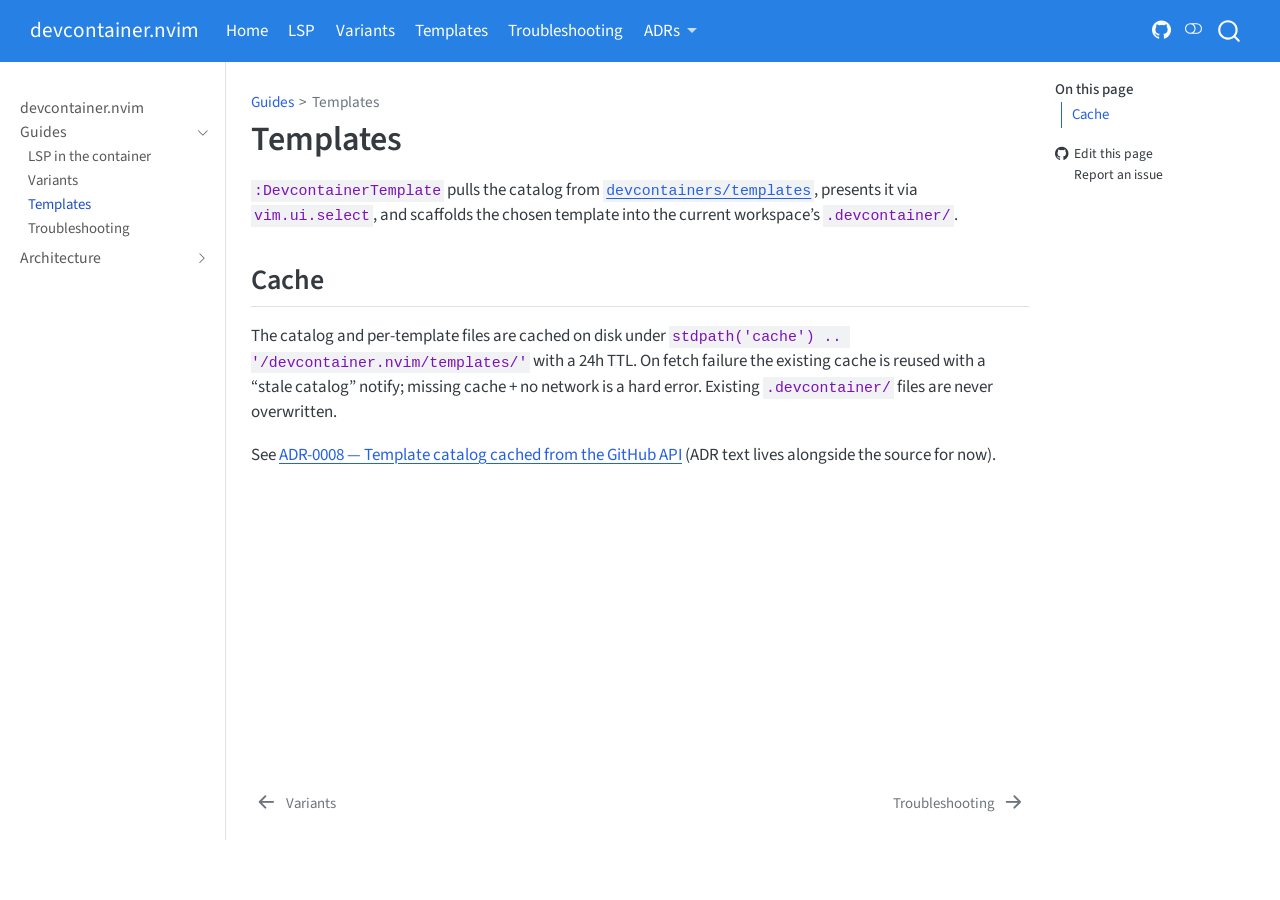
<file: templates.html>
<!DOCTYPE html>
<html xmlns="http://www.w3.org/1999/xhtml" lang="en" xml:lang="en"><head>

<meta charset="utf-8">
<meta name="generator" content="quarto-1.9.37">

<meta name="viewport" content="width=device-width, initial-scale=1.0, user-scalable=yes">


<title>Templates – devcontainer.nvim</title>
<style>
/* Default styles provided by pandoc.
** See https://pandoc.org/MANUAL.html#variables-for-html for config info.
*/
code{white-space: pre-wrap;}
span.smallcaps{font-variant: small-caps;}
div.columns{display: flex; gap: min(4vw, 1.5em);}
div.column{flex: auto; overflow-x: auto;}
div.hanging-indent{margin-left: 1.5em; text-indent: -1.5em;}
ul.task-list{list-style: none;}
ul.task-list li input[type="checkbox"] {
  width: 0.8em;
  margin: 0 0.8em 0.2em -1em; /* quarto-specific, see https://github.com/quarto-dev/quarto-cli/issues/4556 */ 
  vertical-align: middle;
}
</style>


<script src="site_libs/quarto-nav/quarto-nav.js"></script>
<script src="site_libs/quarto-nav/headroom.min.js"></script>
<script src="site_libs/clipboard/clipboard.min.js"></script>
<script src="site_libs/quarto-search/autocomplete.umd.js"></script>
<script src="site_libs/quarto-search/fuse.min.js"></script>
<script src="site_libs/quarto-search/quarto-search.js"></script>
<meta name="quarto:offset" content="./">
<link href="./troubleshooting.html" rel="next">
<link href="./variants.html" rel="prev">
<script src="site_libs/quarto-html/quarto.js" type="module"></script>
<script src="site_libs/quarto-html/tabsets/tabsets.js" type="module"></script>
<script src="site_libs/quarto-html/popper.min.js"></script>
<script src="site_libs/quarto-html/tippy.umd.min.js"></script>
<script src="site_libs/quarto-html/anchor.min.js"></script>
<link href="site_libs/quarto-html/tippy.css" rel="stylesheet">
<link href="site_libs/quarto-html/quarto-syntax-highlighting-7f8f88aac4f3542376d5c11b86a4c14d.css" rel="stylesheet" class="quarto-color-scheme" id="quarto-text-highlighting-styles">
<link href="site_libs/quarto-html/quarto-syntax-highlighting-dark-d0ae9245876894da5ac7e18953ecc5cc.css" rel="stylesheet" class="quarto-color-scheme quarto-color-alternate" id="quarto-text-highlighting-styles">
<link href="site_libs/quarto-html/quarto-syntax-highlighting-7f8f88aac4f3542376d5c11b86a4c14d.css" rel="stylesheet" class="quarto-color-scheme-extra" id="quarto-text-highlighting-styles">
<script src="site_libs/bootstrap/bootstrap.min.js"></script>
<link href="site_libs/bootstrap/bootstrap-icons.css" rel="stylesheet">
<link href="site_libs/bootstrap/bootstrap-706de625a270a2e3b5a79fc6171d4996.min.css" rel="stylesheet" append-hash="true" class="quarto-color-scheme" id="quarto-bootstrap" data-mode="light">
<link href="site_libs/bootstrap/bootstrap-dark-45037d29abb783defc1217b633acaf95.min.css" rel="stylesheet" append-hash="true" class="quarto-color-scheme quarto-color-alternate" id="quarto-bootstrap" data-mode="dark">
<link href="site_libs/bootstrap/bootstrap-706de625a270a2e3b5a79fc6171d4996.min.css" rel="stylesheet" append-hash="true" class="quarto-color-scheme-extra" id="quarto-bootstrap" data-mode="light">
<script id="quarto-search-options" type="application/json">{
  "location": "navbar",
  "copy-button": false,
  "collapse-after": 3,
  "panel-placement": "end",
  "type": "overlay",
  "limit": 50,
  "keyboard-shortcut": [
    "f",
    "/",
    "s"
  ],
  "show-item-context": false,
  "language": {
    "search-no-results-text": "No results",
    "search-matching-documents-text": "matching documents",
    "search-copy-link-title": "Copy link to search",
    "search-hide-matches-text": "Hide additional matches",
    "search-more-match-text": "more match in this document",
    "search-more-matches-text": "more matches in this document",
    "search-clear-button-title": "Clear",
    "search-text-placeholder": "",
    "search-detached-cancel-button-title": "Cancel",
    "search-submit-button-title": "Submit",
    "search-label": "Search"
  }
}</script>


</head>

<body class="nav-sidebar docked nav-fixed quarto-light"><script id="quarto-html-before-body" type="application/javascript">
    const toggleBodyColorMode = (bsSheetEl) => {
      const mode = bsSheetEl.getAttribute("data-mode");
      const bodyEl = window.document.querySelector("body");
      if (mode === "dark") {
        bodyEl.classList.add("quarto-dark");
        bodyEl.classList.remove("quarto-light");
      } else {
        bodyEl.classList.add("quarto-light");
        bodyEl.classList.remove("quarto-dark");
      }
    }
    const toggleBodyColorPrimary = () => {
      const bsSheetEl = window.document.querySelector("link#quarto-bootstrap:not([rel=disabled-stylesheet])");
      if (bsSheetEl) {
        toggleBodyColorMode(bsSheetEl);
      }
    }
    const setColorSchemeToggle = (alternate) => {
      const toggles = window.document.querySelectorAll('.quarto-color-scheme-toggle');
      for (let i=0; i < toggles.length; i++) {
        const toggle = toggles[i];
        if (toggle) {
          if (alternate) {
            toggle.classList.add("alternate");
          } else {
            toggle.classList.remove("alternate");
          }
        }
      }
    };
    const toggleColorMode = (alternate) => {
      // Switch the stylesheets
      const primaryStylesheets = window.document.querySelectorAll('link.quarto-color-scheme:not(.quarto-color-alternate)');
      const alternateStylesheets = window.document.querySelectorAll('link.quarto-color-scheme.quarto-color-alternate');
      manageTransitions('#quarto-margin-sidebar .nav-link', false);
      if (alternate) {
        // note: dark is layered on light, we don't disable primary!
        enableStylesheet(alternateStylesheets);
        for (const sheetNode of alternateStylesheets) {
          if (sheetNode.id === "quarto-bootstrap") {
            toggleBodyColorMode(sheetNode);
          }
        }
      } else {
        disableStylesheet(alternateStylesheets);
        enableStylesheet(primaryStylesheets)
        toggleBodyColorPrimary();
      }
      manageTransitions('#quarto-margin-sidebar .nav-link', true);
      // Switch the toggles
      setColorSchemeToggle(alternate)
      // Hack to workaround the fact that safari doesn't
      // properly recolor the scrollbar when toggling (#1455)
      if (navigator.userAgent.indexOf('Safari') > 0 && navigator.userAgent.indexOf('Chrome') == -1) {
        manageTransitions("body", false);
        window.scrollTo(0, 1);
        setTimeout(() => {
          window.scrollTo(0, 0);
          manageTransitions("body", true);
        }, 40);
      }
    }
    const disableStylesheet = (stylesheets) => {
      for (let i=0; i < stylesheets.length; i++) {
        const stylesheet = stylesheets[i];
        stylesheet.rel = 'disabled-stylesheet';
      }
    }
    const enableStylesheet = (stylesheets) => {
      for (let i=0; i < stylesheets.length; i++) {
        const stylesheet = stylesheets[i];
        if(stylesheet.rel !== 'stylesheet') { // for Chrome, which will still FOUC without this check
          stylesheet.rel = 'stylesheet';
        }
      }
    }
    const manageTransitions = (selector, allowTransitions) => {
      const els = window.document.querySelectorAll(selector);
      for (let i=0; i < els.length; i++) {
        const el = els[i];
        if (allowTransitions) {
          el.classList.remove('notransition');
        } else {
          el.classList.add('notransition');
        }
      }
    }
    const isFileUrl = () => {
      return window.location.protocol === 'file:';
    }
    const hasAlternateSentinel = () => {
      let styleSentinel = getColorSchemeSentinel();
      if (styleSentinel !== null) {
        return styleSentinel === "alternate";
      } else {
        return false;
      }
    }
    const setStyleSentinel = (alternate) => {
      const value = alternate ? "alternate" : "default";
      if (!isFileUrl()) {
        window.localStorage.setItem("quarto-color-scheme", value);
      } else {
        localAlternateSentinel = value;
      }
    }
    const getColorSchemeSentinel = () => {
      if (!isFileUrl()) {
        const storageValue = window.localStorage.getItem("quarto-color-scheme");
        return storageValue != null ? storageValue : localAlternateSentinel;
      } else {
        return localAlternateSentinel;
      }
    }
    const toggleGiscusIfUsed = (isAlternate, darkModeDefault) => {
      const baseTheme = document.querySelector('#giscus-base-theme')?.value ?? 'light';
      const alternateTheme = document.querySelector('#giscus-alt-theme')?.value ?? 'dark';
      let newTheme = '';
      if(authorPrefersDark) {
        newTheme = isAlternate ? baseTheme : alternateTheme;
      } else {
        newTheme = isAlternate ? alternateTheme : baseTheme;
      }
      const changeGiscusTheme = () => {
        // From: https://github.com/giscus/giscus/issues/336
        const sendMessage = (message) => {
          const iframe = document.querySelector('iframe.giscus-frame');
          if (!iframe) return;
          iframe.contentWindow.postMessage({ giscus: message }, 'https://giscus.app');
        }
        sendMessage({
          setConfig: {
            theme: newTheme
          }
        });
      }
      const isGiscussLoaded = window.document.querySelector('iframe.giscus-frame') !== null;
      if (isGiscussLoaded) {
        changeGiscusTheme();
      }
    };
    const authorPrefersDark = false;
    const darkModeDefault = authorPrefersDark;
      document.querySelector('link#quarto-text-highlighting-styles.quarto-color-scheme-extra').rel = 'disabled-stylesheet';
      document.querySelector('link#quarto-bootstrap.quarto-color-scheme-extra').rel = 'disabled-stylesheet';
    let localAlternateSentinel = darkModeDefault ? 'alternate' : 'default';
    // Dark / light mode switch
    window.quartoToggleColorScheme = () => {
      // Read the current dark / light value
      let toAlternate = !hasAlternateSentinel();
      toggleColorMode(toAlternate);
      setStyleSentinel(toAlternate);
      toggleGiscusIfUsed(toAlternate, darkModeDefault);
      window.dispatchEvent(new Event('resize'));
    };
    // Switch to dark mode if need be
    if (hasAlternateSentinel()) {
      toggleColorMode(true);
    } else {
      toggleColorMode(false);
    }
  </script>

<div id="quarto-search-results"></div>
  <header id="quarto-header" class="headroom fixed-top">
    <nav class="navbar navbar-expand-lg " data-bs-theme="dark">
      <div class="navbar-container container-fluid">
      <div class="navbar-brand-container mx-auto">
    <a class="navbar-brand" href="./index.html">
    <span class="navbar-title">devcontainer.nvim</span>
    </a>
  </div>
            <div id="quarto-search" class="" title="Search"></div>
          <button class="navbar-toggler" type="button" data-bs-toggle="collapse" data-bs-target="#navbarCollapse" aria-controls="navbarCollapse" role="menu" aria-expanded="false" aria-label="Toggle navigation" onclick="if (window.quartoToggleHeadroom) { window.quartoToggleHeadroom(); }">
  <span class="navbar-toggler-icon"></span>
</button>
          <div class="collapse navbar-collapse" id="navbarCollapse">
            <ul class="navbar-nav navbar-nav-scroll me-auto">
  <li class="nav-item">
    <a class="nav-link active" href="./index.html" aria-current="page"> 
<span class="menu-text">Home</span></a>
  </li>  
  <li class="nav-item">
    <a class="nav-link" href="./lsp.html"> 
<span class="menu-text">LSP</span></a>
  </li>  
  <li class="nav-item">
    <a class="nav-link" href="./variants.html"> 
<span class="menu-text">Variants</span></a>
  </li>  
  <li class="nav-item">
    <a class="nav-link" href="./templates.html"> 
<span class="menu-text">Templates</span></a>
  </li>  
  <li class="nav-item">
    <a class="nav-link" href="./troubleshooting.html"> 
<span class="menu-text">Troubleshooting</span></a>
  </li>  
  <li class="nav-item dropdown ">
    <a class="nav-link dropdown-toggle" href="#" id="nav-menu-adrs" role="link" data-bs-toggle="dropdown" aria-expanded="false">
 <span class="menu-text">ADRs</span>
    </a>
    <ul class="dropdown-menu" aria-labelledby="nav-menu-adrs">    
        <li>
    <a class="dropdown-item" href="./adr/index.html">
 <span class="dropdown-text">Overview</span></a>
  </li>  
        <li>
    <a class="dropdown-item" href="./adr/0006-graceful-host-fallback.html">
 <span class="dropdown-text">ADR-0006 Graceful host fallback</span></a>
  </li>  
        <li>
    <a class="dropdown-item" href="./adr/0007-lazy-container-up.html">
 <span class="dropdown-text">ADR-0007 Lazy container up</span></a>
  </li>  
    </ul>
  </li>
</ul>
            <ul class="navbar-nav navbar-nav-scroll ms-auto">
  <li class="nav-item compact">
    <a class="nav-link" href="https://github.com/riccardo-enr/devcontainer.nvim"> <i class="bi bi-github" role="img" aria-label="GitHub">
</i> 
<span class="menu-text"></span></a>
  </li>  
</ul>
          </div> <!-- /navcollapse -->
            <div class="quarto-navbar-tools">
  <a href="" class="quarto-color-scheme-toggle quarto-navigation-tool  px-1" onclick="window.quartoToggleColorScheme(); return false;" title="Toggle dark mode"><i class="bi"></i></a>
</div>
      </div> <!-- /container-fluid -->
    </nav>
  <nav class="quarto-secondary-nav">
    <div class="container-fluid d-flex">
      <button type="button" class="quarto-btn-toggle btn" data-bs-toggle="collapse" role="button" data-bs-target=".quarto-sidebar-collapse-item" aria-controls="quarto-sidebar" aria-expanded="false" aria-label="Toggle sidebar navigation" onclick="if (window.quartoToggleHeadroom) { window.quartoToggleHeadroom(); }">
        <i class="bi bi-layout-text-sidebar-reverse"></i>
      </button>
        <nav class="quarto-page-breadcrumbs" aria-label="breadcrumb"><ol class="breadcrumb"><li class="breadcrumb-item"><a href="./lsp.html">Guides</a></li><li class="breadcrumb-item"><a href="./templates.html">Templates</a></li></ol></nav>
        <a class="flex-grow-1" role="navigation" data-bs-toggle="collapse" data-bs-target=".quarto-sidebar-collapse-item" aria-controls="quarto-sidebar" aria-expanded="false" aria-label="Toggle sidebar navigation" onclick="if (window.quartoToggleHeadroom) { window.quartoToggleHeadroom(); }">      
        </a>
    </div>
  </nav>
</header>
<!-- content -->
<div id="quarto-content" class="quarto-container page-columns page-rows-contents page-layout-article page-navbar">
<!-- sidebar -->
  <nav id="quarto-sidebar" class="sidebar collapse collapse-horizontal quarto-sidebar-collapse-item sidebar-navigation docked overflow-auto">
    <div class="sidebar-menu-container"> 
    <ul class="list-unstyled mt-1">
        <li class="sidebar-item">
  <div class="sidebar-item-container"> 
  <a href="./index.html" class="sidebar-item-text sidebar-link">
 <span class="menu-text">devcontainer.nvim</span></a>
  </div>
</li>
        <li class="sidebar-item sidebar-item-section">
      <div class="sidebar-item-container"> 
            <a class="sidebar-item-text sidebar-link text-start" data-bs-toggle="collapse" data-bs-target="#quarto-sidebar-section-1" role="navigation" aria-expanded="true">
 <span class="menu-text">Guides</span></a>
          <a class="sidebar-item-toggle text-start" data-bs-toggle="collapse" data-bs-target="#quarto-sidebar-section-1" role="navigation" aria-expanded="true" aria-label="Toggle section">
            <i class="bi bi-chevron-right ms-2"></i>
          </a> 
      </div>
      <ul id="quarto-sidebar-section-1" class="collapse list-unstyled sidebar-section depth1 show">  
          <li class="sidebar-item">
  <div class="sidebar-item-container"> 
  <a href="./lsp.html" class="sidebar-item-text sidebar-link">
 <span class="menu-text">LSP in the container</span></a>
  </div>
</li>
          <li class="sidebar-item">
  <div class="sidebar-item-container"> 
  <a href="./variants.html" class="sidebar-item-text sidebar-link">
 <span class="menu-text">Variants</span></a>
  </div>
</li>
          <li class="sidebar-item">
  <div class="sidebar-item-container"> 
  <a href="./templates.html" class="sidebar-item-text sidebar-link active">
 <span class="menu-text">Templates</span></a>
  </div>
</li>
          <li class="sidebar-item">
  <div class="sidebar-item-container"> 
  <a href="./troubleshooting.html" class="sidebar-item-text sidebar-link">
 <span class="menu-text">Troubleshooting</span></a>
  </div>
</li>
      </ul>
  </li>
        <li class="sidebar-item sidebar-item-section">
      <div class="sidebar-item-container"> 
            <a class="sidebar-item-text sidebar-link text-start collapsed" data-bs-toggle="collapse" data-bs-target="#quarto-sidebar-section-2" role="navigation" aria-expanded="false">
 <span class="menu-text">Architecture</span></a>
          <a class="sidebar-item-toggle text-start collapsed" data-bs-toggle="collapse" data-bs-target="#quarto-sidebar-section-2" role="navigation" aria-expanded="false" aria-label="Toggle section">
            <i class="bi bi-chevron-right ms-2"></i>
          </a> 
      </div>
      <ul id="quarto-sidebar-section-2" class="collapse list-unstyled sidebar-section depth1 ">  
          <li class="sidebar-item">
  <div class="sidebar-item-container"> 
  <a href="./adr/index.html" class="sidebar-item-text sidebar-link">
 <span class="menu-text">Architecture Decision Records</span></a>
  </div>
</li>
          <li class="sidebar-item">
  <div class="sidebar-item-container"> 
  <a href="./adr/0006-graceful-host-fallback.html" class="sidebar-item-text sidebar-link">
 <span class="menu-text">ADR-0006: lsp_cmd() returns raw argv when no devcontainer.json is present</span></a>
  </div>
</li>
          <li class="sidebar-item">
  <div class="sidebar-item-container"> 
  <a href="./adr/0007-lazy-container-up.html" class="sidebar-item-text sidebar-link">
 <span class="menu-text">ADR-0007: First LSP attach triggers <code>devcontainer up</code>, outbound frames queue</span></a>
  </div>
</li>
      </ul>
  </li>
    </ul>
    </div>
</nav>
<div id="quarto-sidebar-glass" class="quarto-sidebar-collapse-item" data-bs-toggle="collapse" data-bs-target=".quarto-sidebar-collapse-item"></div>
<!-- margin-sidebar -->
    <div id="quarto-margin-sidebar" class="sidebar margin-sidebar">
        <nav id="TOC" role="doc-toc" class="toc-active">
    <h2 id="toc-title">On this page</h2>
   
  <ul>
  <li><a href="#cache" id="toc-cache" class="nav-link active" data-scroll-target="#cache">Cache</a></li>
  </ul>
<div class="toc-actions"><ul><li><a href="https://github.com/riccardo-enr/devcontainer.nvim/edit/main/templates.qmd" class="toc-action"><i class="bi bi-github"></i>Edit this page</a></li><li><a href="https://github.com/riccardo-enr/devcontainer.nvim/issues/new" class="toc-action"><i class="bi empty"></i>Report an issue</a></li></ul></div></nav>
    </div>
<!-- main -->
<main class="content" id="quarto-document-content">


<header id="title-block-header" class="quarto-title-block default"><nav class="quarto-page-breadcrumbs quarto-title-breadcrumbs d-none d-lg-block" aria-label="breadcrumb"><ol class="breadcrumb"><li class="breadcrumb-item"><a href="./lsp.html">Guides</a></li><li class="breadcrumb-item"><a href="./templates.html">Templates</a></li></ol></nav>
<div class="quarto-title">
<h1 class="title">Templates</h1>
</div>



<div class="quarto-title-meta">

    
  
    
  </div>
  


</header>


<p><code>:DevcontainerTemplate</code> pulls the catalog from <a href="https://github.com/devcontainers/templates"><code>devcontainers/templates</code></a>, presents it via <code>vim.ui.select</code>, and scaffolds the chosen template into the current workspace’s <code>.devcontainer/</code>.</p>
<section id="cache" class="level2">
<h2 class="anchored" data-anchor-id="cache">Cache</h2>
<p>The catalog and per-template files are cached on disk under <code>stdpath('cache') .. '/devcontainer.nvim/templates/'</code> with a 24h TTL. On fetch failure the existing cache is reused with a “stale catalog” notify; missing cache + no network is a hard error. Existing <code>.devcontainer/</code> files are never overwritten.</p>
<p>See <a href="https://github.com/riccardo-enr/devcontainer.nvim">ADR-0008 — Template catalog cached from the GitHub API</a> (ADR text lives alongside the source for now).</p>


</section>

</main> <!-- /main -->
<script id="quarto-html-after-body" type="application/javascript">
  window.document.addEventListener("DOMContentLoaded", function (event) {
    // Ensure there is a toggle, if there isn't float one in the top right
    if (window.document.querySelector('.quarto-color-scheme-toggle') === null) {
      const a = window.document.createElement('a');
      a.classList.add('top-right');
      a.classList.add('quarto-color-scheme-toggle');
      a.href = "";
      a.onclick = function() { try { window.quartoToggleColorScheme(); } catch {} return false; };
      const i = window.document.createElement("i");
      i.classList.add('bi');
      a.appendChild(i);
      window.document.body.appendChild(a);
    }
    setColorSchemeToggle(hasAlternateSentinel())
    const icon = "";
    const anchorJS = new window.AnchorJS();
    anchorJS.options = {
      placement: 'right',
      icon: icon
    };
    anchorJS.add('.anchored');
    const isCodeAnnotation = (el) => {
      for (const clz of el.classList) {
        if (clz.startsWith('code-annotation-')) {                     
          return true;
        }
      }
      return false;
    }
    const onCopySuccess = function(e) {
      // button target
      const button = e.trigger;
      // don't keep focus
      button.blur();
      // flash "checked"
      button.classList.add('code-copy-button-checked');
      var currentTitle = button.getAttribute("title");
      button.setAttribute("title", "Copied!");
      let tooltip;
      if (window.bootstrap) {
        button.setAttribute("data-bs-toggle", "tooltip");
        button.setAttribute("data-bs-placement", "left");
        button.setAttribute("data-bs-title", "Copied!");
        tooltip = new bootstrap.Tooltip(button, 
          { trigger: "manual", 
            customClass: "code-copy-button-tooltip",
            offset: [0, -8]});
        tooltip.show();    
      }
      setTimeout(function() {
        if (tooltip) {
          tooltip.hide();
          button.removeAttribute("data-bs-title");
          button.removeAttribute("data-bs-toggle");
          button.removeAttribute("data-bs-placement");
        }
        button.setAttribute("title", currentTitle);
        button.classList.remove('code-copy-button-checked');
      }, 1000);
      // clear code selection
      e.clearSelection();
    }
    const getTextToCopy = function(trigger) {
      const outerScaffold = trigger.parentElement.cloneNode(true);
      const codeEl = outerScaffold.querySelector('code');
      for (const childEl of codeEl.children) {
        if (isCodeAnnotation(childEl)) {
          childEl.remove();
        }
      }
      return codeEl.innerText;
    }
    const clipboard = new window.ClipboardJS('.code-copy-button:not([data-in-quarto-modal])', {
      text: getTextToCopy
    });
    clipboard.on('success', onCopySuccess);
    if (window.document.getElementById('quarto-embedded-source-code-modal')) {
      const clipboardModal = new window.ClipboardJS('.code-copy-button[data-in-quarto-modal]', {
        text: getTextToCopy,
        container: window.document.getElementById('quarto-embedded-source-code-modal')
      });
      clipboardModal.on('success', onCopySuccess);
    }
      var localhostRegex = new RegExp(/^(?:http|https):\/\/localhost\:?[0-9]*\//);
      var mailtoRegex = new RegExp(/^mailto:/);
        var filterRegex = new RegExp('/' + window.location.host + '/');
      var isInternal = (href) => {
          return filterRegex.test(href) || localhostRegex.test(href) || mailtoRegex.test(href);
      }
      // Inspect non-navigation links and adorn them if external
     var links = window.document.querySelectorAll('a[href]:not(.nav-link):not(.navbar-brand):not(.toc-action):not(.sidebar-link):not(.sidebar-item-toggle):not(.pagination-link):not(.no-external):not([aria-hidden]):not(.dropdown-item):not(.quarto-navigation-tool):not(.about-link)');
      for (var i=0; i<links.length; i++) {
        const link = links[i];
        if (!isInternal(link.href)) {
          // undo the damage that might have been done by quarto-nav.js in the case of
          // links that we want to consider external
          if (link.dataset.originalHref !== undefined) {
            link.href = link.dataset.originalHref;
          }
        }
      }
    function tippyHover(el, contentFn, onTriggerFn, onUntriggerFn) {
      const config = {
        allowHTML: true,
        maxWidth: 500,
        delay: 100,
        arrow: false,
        appendTo: function(el) {
            return el.parentElement;
        },
        interactive: true,
        interactiveBorder: 10,
        theme: 'quarto',
        placement: 'bottom-start',
      };
      if (contentFn) {
        config.content = contentFn;
      }
      if (onTriggerFn) {
        config.onTrigger = onTriggerFn;
      }
      if (onUntriggerFn) {
        config.onUntrigger = onUntriggerFn;
      }
      window.tippy(el, config); 
    }
    const noterefs = window.document.querySelectorAll('a[role="doc-noteref"]');
    for (var i=0; i<noterefs.length; i++) {
      const ref = noterefs[i];
      tippyHover(ref, function() {
        // use id or data attribute instead here
        let href = ref.getAttribute('data-footnote-href') || ref.getAttribute('href');
        try { href = new URL(href).hash; } catch {}
        const id = href.replace(/^#\/?/, "");
        const note = window.document.getElementById(id);
        if (note) {
          return note.innerHTML;
        } else {
          return "";
        }
      });
    }
    const xrefs = window.document.querySelectorAll('a.quarto-xref');
    const processXRef = (id, note) => {
      // Strip column container classes
      const stripColumnClz = (el) => {
        el.classList.remove("page-full", "page-columns");
        if (el.children) {
          for (const child of el.children) {
            stripColumnClz(child);
          }
        }
      }
      stripColumnClz(note)
      if (id === null || id.startsWith('sec-')) {
        // Special case sections, only their first couple elements
        const container = document.createElement("div");
        if (note.children && note.children.length > 2) {
          container.appendChild(note.children[0].cloneNode(true));
          for (let i = 1; i < note.children.length; i++) {
            const child = note.children[i];
            if (child.tagName === "P" && child.innerText === "") {
              continue;
            } else {
              container.appendChild(child.cloneNode(true));
              break;
            }
          }
          if (window.Quarto?.typesetMath) {
            window.Quarto.typesetMath(container);
          }
          return container.innerHTML
        } else {
          if (window.Quarto?.typesetMath) {
            window.Quarto.typesetMath(note);
          }
          return note.innerHTML;
        }
      } else {
        // Remove any anchor links if they are present
        const anchorLink = note.querySelector('a.anchorjs-link');
        if (anchorLink) {
          anchorLink.remove();
        }
        if (window.Quarto?.typesetMath) {
          window.Quarto.typesetMath(note);
        }
        if (note.classList.contains("callout")) {
          return note.outerHTML;
        } else {
          return note.innerHTML;
        }
      }
    }
    for (var i=0; i<xrefs.length; i++) {
      const xref = xrefs[i];
      tippyHover(xref, undefined, function(instance) {
        instance.disable();
        let url = xref.getAttribute('href');
        let hash = undefined; 
        if (url.startsWith('#')) {
          hash = url;
        } else {
          try { hash = new URL(url).hash; } catch {}
        }
        if (hash) {
          const id = hash.replace(/^#\/?/, "");
          const note = window.document.getElementById(id);
          if (note !== null) {
            try {
              const html = processXRef(id, note.cloneNode(true));
              instance.setContent(html);
            } finally {
              instance.enable();
              instance.show();
            }
          } else {
            // See if we can fetch this
            fetch(url.split('#')[0])
            .then(res => res.text())
            .then(html => {
              const parser = new DOMParser();
              const htmlDoc = parser.parseFromString(html, "text/html");
              const note = htmlDoc.getElementById(id);
              if (note !== null) {
                const html = processXRef(id, note);
                instance.setContent(html);
              } 
            }).finally(() => {
              instance.enable();
              instance.show();
            });
          }
        } else {
          // See if we can fetch a full url (with no hash to target)
          // This is a special case and we should probably do some content thinning / targeting
          fetch(url)
          .then(res => res.text())
          .then(html => {
            const parser = new DOMParser();
            const htmlDoc = parser.parseFromString(html, "text/html");
            const note = htmlDoc.querySelector('main.content');
            if (note !== null) {
              // This should only happen for chapter cross references
              // (since there is no id in the URL)
              // remove the first header
              if (note.children.length > 0 && note.children[0].tagName === "HEADER") {
                note.children[0].remove();
              }
              const html = processXRef(null, note);
              instance.setContent(html);
            } 
          }).finally(() => {
            instance.enable();
            instance.show();
          });
        }
      }, function(instance) {
      });
    }
        let selectedAnnoteEl;
        const selectorForAnnotation = ( cell, annotation) => {
          let cellAttr = 'data-code-cell="' + cell + '"';
          let lineAttr = 'data-code-annotation="' +  annotation + '"';
          const selector = 'span[' + cellAttr + '][' + lineAttr + ']';
          return selector;
        }
        const selectCodeLines = (annoteEl) => {
          const doc = window.document;
          const targetCell = annoteEl.getAttribute("data-target-cell");
          const targetAnnotation = annoteEl.getAttribute("data-target-annotation");
          const annoteSpan = window.document.querySelector(selectorForAnnotation(targetCell, targetAnnotation));
          const lines = annoteSpan.getAttribute("data-code-lines").split(",");
          const lineIds = lines.map((line) => {
            return targetCell + "-" + line;
          })
          let top = null;
          let height = null;
          let parent = null;
          if (lineIds.length > 0) {
              //compute the position of the single el (top and bottom and make a div)
              const el = window.document.getElementById(lineIds[0]);
              top = el.offsetTop;
              height = el.offsetHeight;
              parent = el.parentElement.parentElement;
            if (lineIds.length > 1) {
              const lastEl = window.document.getElementById(lineIds[lineIds.length - 1]);
              const bottom = lastEl.offsetTop + lastEl.offsetHeight;
              height = bottom - top;
            }
            if (top !== null && height !== null && parent !== null) {
              // cook up a div (if necessary) and position it 
              let div = window.document.getElementById("code-annotation-line-highlight");
              if (div === null) {
                div = window.document.createElement("div");
                div.setAttribute("id", "code-annotation-line-highlight");
                div.style.position = 'absolute';
                parent.appendChild(div);
              }
              div.style.top = top - 2 + "px";
              div.style.height = height + 4 + "px";
              div.style.left = 0;
              let gutterDiv = window.document.getElementById("code-annotation-line-highlight-gutter");
              if (gutterDiv === null) {
                gutterDiv = window.document.createElement("div");
                gutterDiv.setAttribute("id", "code-annotation-line-highlight-gutter");
                gutterDiv.style.position = 'absolute';
                const codeCell = window.document.getElementById(targetCell);
                const gutter = codeCell.querySelector('.code-annotation-gutter');
                gutter.appendChild(gutterDiv);
              }
              gutterDiv.style.top = top - 2 + "px";
              gutterDiv.style.height = height + 4 + "px";
            }
            selectedAnnoteEl = annoteEl;
          }
        };
        const unselectCodeLines = () => {
          const elementsIds = ["code-annotation-line-highlight", "code-annotation-line-highlight-gutter"];
          elementsIds.forEach((elId) => {
            const div = window.document.getElementById(elId);
            if (div) {
              div.remove();
            }
          });
          selectedAnnoteEl = undefined;
        };
          // Handle positioning of the toggle
      window.addEventListener(
        "resize",
        throttle(() => {
          elRect = undefined;
          if (selectedAnnoteEl) {
            selectCodeLines(selectedAnnoteEl);
          }
        }, 10)
      );
      function throttle(fn, ms) {
      let throttle = false;
      let timer;
        return (...args) => {
          if(!throttle) { // first call gets through
              fn.apply(this, args);
              throttle = true;
          } else { // all the others get throttled
              if(timer) clearTimeout(timer); // cancel #2
              timer = setTimeout(() => {
                fn.apply(this, args);
                timer = throttle = false;
              }, ms);
          }
        };
      }
        // Attach click handler to the DT
        const annoteDls = window.document.querySelectorAll('dt[data-target-cell]');
        for (const annoteDlNode of annoteDls) {
          annoteDlNode.addEventListener('click', (event) => {
            const clickedEl = event.target;
            if (clickedEl !== selectedAnnoteEl) {
              unselectCodeLines();
              const activeEl = window.document.querySelector('dt[data-target-cell].code-annotation-active');
              if (activeEl) {
                activeEl.classList.remove('code-annotation-active');
              }
              selectCodeLines(clickedEl);
              clickedEl.classList.add('code-annotation-active');
            } else {
              // Unselect the line
              unselectCodeLines();
              clickedEl.classList.remove('code-annotation-active');
            }
          });
        }
    const findCites = (el) => {
      const parentEl = el.parentElement;
      if (parentEl) {
        const cites = parentEl.dataset.cites;
        if (cites) {
          return {
            el,
            cites: cites.split(' ')
          };
        } else {
          return findCites(el.parentElement)
        }
      } else {
        return undefined;
      }
    };
    var bibliorefs = window.document.querySelectorAll('a[role="doc-biblioref"]');
    for (var i=0; i<bibliorefs.length; i++) {
      const ref = bibliorefs[i];
      const citeInfo = findCites(ref);
      if (citeInfo) {
        tippyHover(citeInfo.el, function() {
          var popup = window.document.createElement('div');
          citeInfo.cites.forEach(function(cite) {
            var citeDiv = window.document.createElement('div');
            citeDiv.classList.add('hanging-indent');
            citeDiv.classList.add('csl-entry');
            var biblioDiv = window.document.getElementById('ref-' + cite);
            if (biblioDiv) {
              citeDiv.innerHTML = biblioDiv.innerHTML;
            }
            popup.appendChild(citeDiv);
          });
          return popup.innerHTML;
        });
      }
    }
  });
  </script>
<nav class="page-navigation">
  <div class="nav-page nav-page-previous">
      <a href="./variants.html" class="pagination-link" aria-label="Variants">
        <i class="bi bi-arrow-left-short"></i> <span class="nav-page-text">Variants</span>
      </a>          
  </div>
  <div class="nav-page nav-page-next">
      <a href="./troubleshooting.html" class="pagination-link" aria-label="Troubleshooting">
        <span class="nav-page-text">Troubleshooting</span> <i class="bi bi-arrow-right-short"></i>
      </a>
  </div>
</nav>
</div> <!-- /content -->




<footer class="footer"><div class="nav-footer"><div class="nav-footer-center"><div class="toc-actions d-sm-block d-md-none"><ul><li><a href="https://github.com/riccardo-enr/devcontainer.nvim/edit/main/templates.qmd" class="toc-action"><i class="bi bi-github"></i>Edit this page</a></li><li><a href="https://github.com/riccardo-enr/devcontainer.nvim/issues/new" class="toc-action"><i class="bi empty"></i>Report an issue</a></li></ul></div></div></div></footer></body></html>
</file>
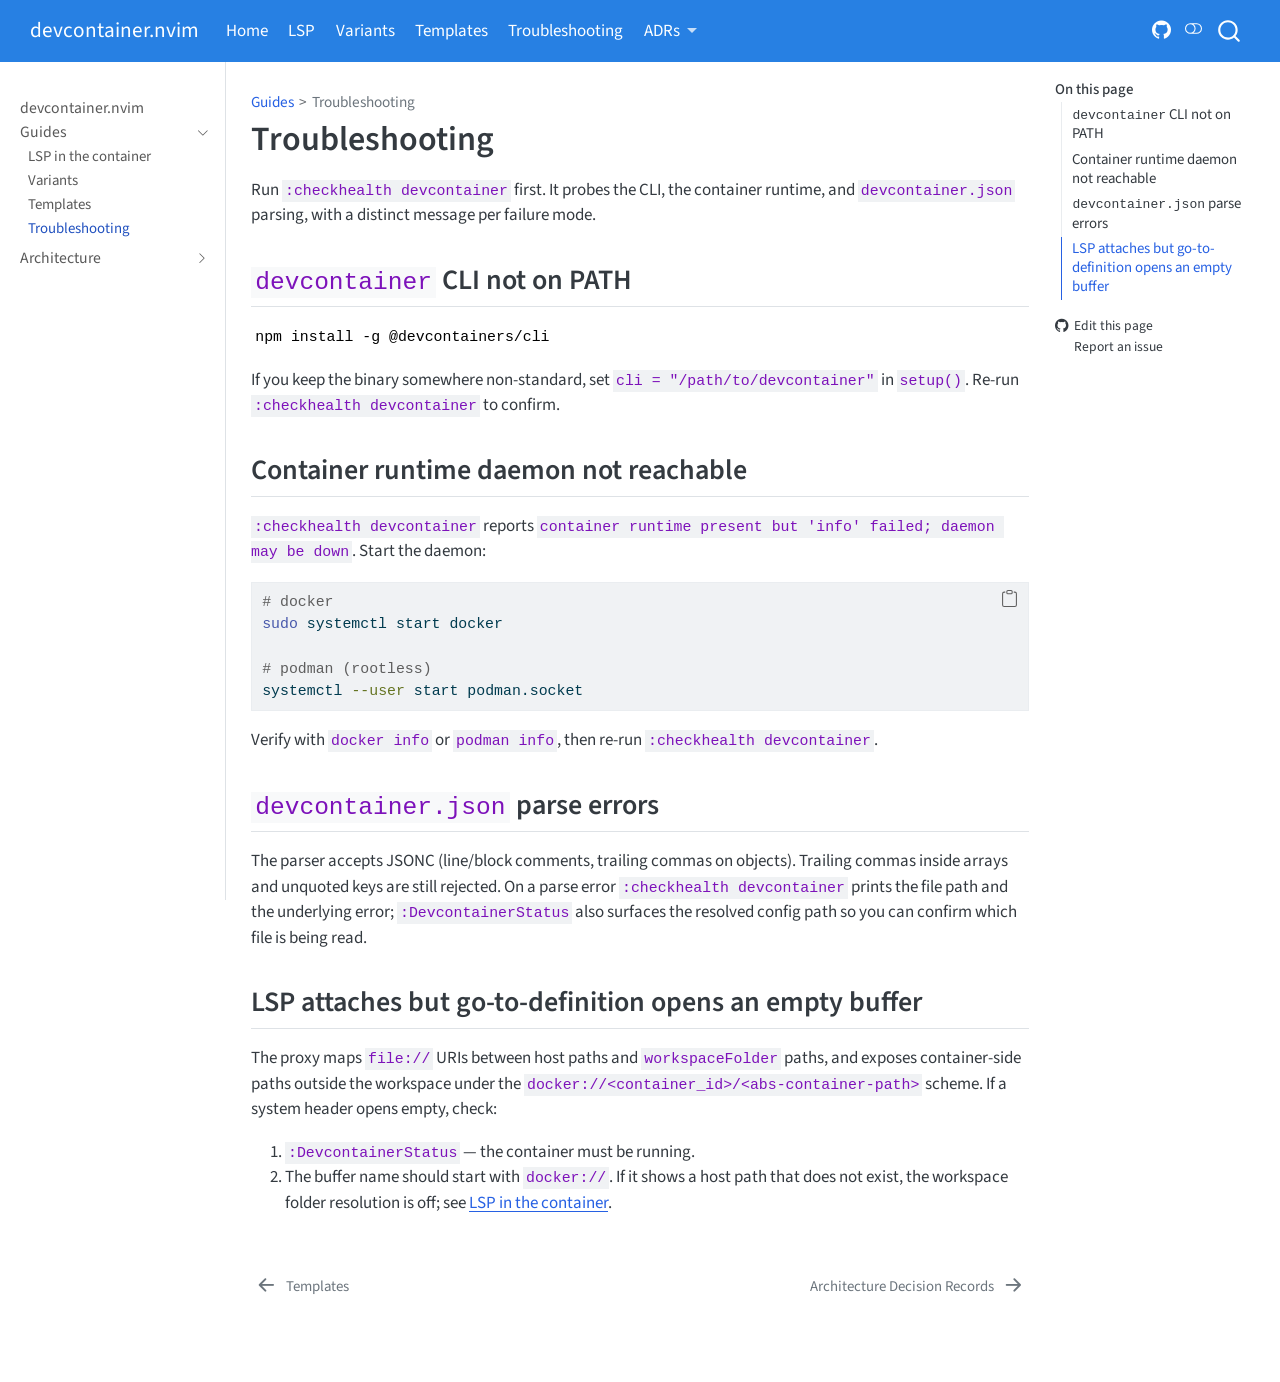
<file: troubleshooting.html>
<!DOCTYPE html>
<html xmlns="http://www.w3.org/1999/xhtml" lang="en" xml:lang="en"><head>

<meta charset="utf-8">
<meta name="generator" content="quarto-1.9.37">

<meta name="viewport" content="width=device-width, initial-scale=1.0, user-scalable=yes">


<title>Troubleshooting – devcontainer.nvim</title>
<style>
/* Default styles provided by pandoc.
** See https://pandoc.org/MANUAL.html#variables-for-html for config info.
*/
code{white-space: pre-wrap;}
span.smallcaps{font-variant: small-caps;}
div.columns{display: flex; gap: min(4vw, 1.5em);}
div.column{flex: auto; overflow-x: auto;}
div.hanging-indent{margin-left: 1.5em; text-indent: -1.5em;}
ul.task-list{list-style: none;}
ul.task-list li input[type="checkbox"] {
  width: 0.8em;
  margin: 0 0.8em 0.2em -1em; /* quarto-specific, see https://github.com/quarto-dev/quarto-cli/issues/4556 */ 
  vertical-align: middle;
}
/* CSS for syntax highlighting */
html { -webkit-text-size-adjust: 100%; }
pre > code.sourceCode { white-space: pre; position: relative; }
pre > code.sourceCode > span { display: inline-block; line-height: 1.25; }
pre > code.sourceCode > span:empty { height: 1.2em; }
.sourceCode { overflow: visible; }
code.sourceCode > span { color: inherit; text-decoration: inherit; }
div.sourceCode { margin: 1em 0; }
pre.sourceCode { margin: 0; }
@media screen {
div.sourceCode { overflow: auto; }
}
@media print {
pre > code.sourceCode { white-space: pre-wrap; }
pre > code.sourceCode > span { text-indent: -5em; padding-left: 5em; }
}
pre.numberSource code
  { counter-reset: source-line 0; }
pre.numberSource code > span
  { position: relative; left: -4em; counter-increment: source-line; }
pre.numberSource code > span > a:first-child::before
  { content: counter(source-line);
    position: relative; left: -1em; text-align: right; vertical-align: baseline;
    border: none; display: inline-block;
    -webkit-touch-callout: none; -webkit-user-select: none;
    -khtml-user-select: none; -moz-user-select: none;
    -ms-user-select: none; user-select: none;
    padding: 0 4px; width: 4em;
  }
pre.numberSource { margin-left: 3em;  padding-left: 4px; }
div.sourceCode
  {   }
@media screen {
pre > code.sourceCode > span > a:first-child::before { text-decoration: underline; }
}
</style>


<script src="site_libs/quarto-nav/quarto-nav.js"></script>
<script src="site_libs/quarto-nav/headroom.min.js"></script>
<script src="site_libs/clipboard/clipboard.min.js"></script>
<script src="site_libs/quarto-search/autocomplete.umd.js"></script>
<script src="site_libs/quarto-search/fuse.min.js"></script>
<script src="site_libs/quarto-search/quarto-search.js"></script>
<meta name="quarto:offset" content="./">
<link href="./adr/index.html" rel="next">
<link href="./templates.html" rel="prev">
<script src="site_libs/quarto-html/quarto.js" type="module"></script>
<script src="site_libs/quarto-html/tabsets/tabsets.js" type="module"></script>
<script src="site_libs/quarto-html/popper.min.js"></script>
<script src="site_libs/quarto-html/tippy.umd.min.js"></script>
<script src="site_libs/quarto-html/anchor.min.js"></script>
<link href="site_libs/quarto-html/tippy.css" rel="stylesheet">
<link href="site_libs/quarto-html/quarto-syntax-highlighting-7f8f88aac4f3542376d5c11b86a4c14d.css" rel="stylesheet" class="quarto-color-scheme" id="quarto-text-highlighting-styles">
<link href="site_libs/quarto-html/quarto-syntax-highlighting-dark-d0ae9245876894da5ac7e18953ecc5cc.css" rel="stylesheet" class="quarto-color-scheme quarto-color-alternate" id="quarto-text-highlighting-styles">
<link href="site_libs/quarto-html/quarto-syntax-highlighting-7f8f88aac4f3542376d5c11b86a4c14d.css" rel="stylesheet" class="quarto-color-scheme-extra" id="quarto-text-highlighting-styles">
<script src="site_libs/bootstrap/bootstrap.min.js"></script>
<link href="site_libs/bootstrap/bootstrap-icons.css" rel="stylesheet">
<link href="site_libs/bootstrap/bootstrap-706de625a270a2e3b5a79fc6171d4996.min.css" rel="stylesheet" append-hash="true" class="quarto-color-scheme" id="quarto-bootstrap" data-mode="light">
<link href="site_libs/bootstrap/bootstrap-dark-45037d29abb783defc1217b633acaf95.min.css" rel="stylesheet" append-hash="true" class="quarto-color-scheme quarto-color-alternate" id="quarto-bootstrap" data-mode="dark">
<link href="site_libs/bootstrap/bootstrap-706de625a270a2e3b5a79fc6171d4996.min.css" rel="stylesheet" append-hash="true" class="quarto-color-scheme-extra" id="quarto-bootstrap" data-mode="light">
<script id="quarto-search-options" type="application/json">{
  "location": "navbar",
  "copy-button": false,
  "collapse-after": 3,
  "panel-placement": "end",
  "type": "overlay",
  "limit": 50,
  "keyboard-shortcut": [
    "f",
    "/",
    "s"
  ],
  "show-item-context": false,
  "language": {
    "search-no-results-text": "No results",
    "search-matching-documents-text": "matching documents",
    "search-copy-link-title": "Copy link to search",
    "search-hide-matches-text": "Hide additional matches",
    "search-more-match-text": "more match in this document",
    "search-more-matches-text": "more matches in this document",
    "search-clear-button-title": "Clear",
    "search-text-placeholder": "",
    "search-detached-cancel-button-title": "Cancel",
    "search-submit-button-title": "Submit",
    "search-label": "Search"
  }
}</script>


</head>

<body class="nav-sidebar docked nav-fixed quarto-light"><script id="quarto-html-before-body" type="application/javascript">
    const toggleBodyColorMode = (bsSheetEl) => {
      const mode = bsSheetEl.getAttribute("data-mode");
      const bodyEl = window.document.querySelector("body");
      if (mode === "dark") {
        bodyEl.classList.add("quarto-dark");
        bodyEl.classList.remove("quarto-light");
      } else {
        bodyEl.classList.add("quarto-light");
        bodyEl.classList.remove("quarto-dark");
      }
    }
    const toggleBodyColorPrimary = () => {
      const bsSheetEl = window.document.querySelector("link#quarto-bootstrap:not([rel=disabled-stylesheet])");
      if (bsSheetEl) {
        toggleBodyColorMode(bsSheetEl);
      }
    }
    const setColorSchemeToggle = (alternate) => {
      const toggles = window.document.querySelectorAll('.quarto-color-scheme-toggle');
      for (let i=0; i < toggles.length; i++) {
        const toggle = toggles[i];
        if (toggle) {
          if (alternate) {
            toggle.classList.add("alternate");
          } else {
            toggle.classList.remove("alternate");
          }
        }
      }
    };
    const toggleColorMode = (alternate) => {
      // Switch the stylesheets
      const primaryStylesheets = window.document.querySelectorAll('link.quarto-color-scheme:not(.quarto-color-alternate)');
      const alternateStylesheets = window.document.querySelectorAll('link.quarto-color-scheme.quarto-color-alternate');
      manageTransitions('#quarto-margin-sidebar .nav-link', false);
      if (alternate) {
        // note: dark is layered on light, we don't disable primary!
        enableStylesheet(alternateStylesheets);
        for (const sheetNode of alternateStylesheets) {
          if (sheetNode.id === "quarto-bootstrap") {
            toggleBodyColorMode(sheetNode);
          }
        }
      } else {
        disableStylesheet(alternateStylesheets);
        enableStylesheet(primaryStylesheets)
        toggleBodyColorPrimary();
      }
      manageTransitions('#quarto-margin-sidebar .nav-link', true);
      // Switch the toggles
      setColorSchemeToggle(alternate)
      // Hack to workaround the fact that safari doesn't
      // properly recolor the scrollbar when toggling (#1455)
      if (navigator.userAgent.indexOf('Safari') > 0 && navigator.userAgent.indexOf('Chrome') == -1) {
        manageTransitions("body", false);
        window.scrollTo(0, 1);
        setTimeout(() => {
          window.scrollTo(0, 0);
          manageTransitions("body", true);
        }, 40);
      }
    }
    const disableStylesheet = (stylesheets) => {
      for (let i=0; i < stylesheets.length; i++) {
        const stylesheet = stylesheets[i];
        stylesheet.rel = 'disabled-stylesheet';
      }
    }
    const enableStylesheet = (stylesheets) => {
      for (let i=0; i < stylesheets.length; i++) {
        const stylesheet = stylesheets[i];
        if(stylesheet.rel !== 'stylesheet') { // for Chrome, which will still FOUC without this check
          stylesheet.rel = 'stylesheet';
        }
      }
    }
    const manageTransitions = (selector, allowTransitions) => {
      const els = window.document.querySelectorAll(selector);
      for (let i=0; i < els.length; i++) {
        const el = els[i];
        if (allowTransitions) {
          el.classList.remove('notransition');
        } else {
          el.classList.add('notransition');
        }
      }
    }
    const isFileUrl = () => {
      return window.location.protocol === 'file:';
    }
    const hasAlternateSentinel = () => {
      let styleSentinel = getColorSchemeSentinel();
      if (styleSentinel !== null) {
        return styleSentinel === "alternate";
      } else {
        return false;
      }
    }
    const setStyleSentinel = (alternate) => {
      const value = alternate ? "alternate" : "default";
      if (!isFileUrl()) {
        window.localStorage.setItem("quarto-color-scheme", value);
      } else {
        localAlternateSentinel = value;
      }
    }
    const getColorSchemeSentinel = () => {
      if (!isFileUrl()) {
        const storageValue = window.localStorage.getItem("quarto-color-scheme");
        return storageValue != null ? storageValue : localAlternateSentinel;
      } else {
        return localAlternateSentinel;
      }
    }
    const toggleGiscusIfUsed = (isAlternate, darkModeDefault) => {
      const baseTheme = document.querySelector('#giscus-base-theme')?.value ?? 'light';
      const alternateTheme = document.querySelector('#giscus-alt-theme')?.value ?? 'dark';
      let newTheme = '';
      if(authorPrefersDark) {
        newTheme = isAlternate ? baseTheme : alternateTheme;
      } else {
        newTheme = isAlternate ? alternateTheme : baseTheme;
      }
      const changeGiscusTheme = () => {
        // From: https://github.com/giscus/giscus/issues/336
        const sendMessage = (message) => {
          const iframe = document.querySelector('iframe.giscus-frame');
          if (!iframe) return;
          iframe.contentWindow.postMessage({ giscus: message }, 'https://giscus.app');
        }
        sendMessage({
          setConfig: {
            theme: newTheme
          }
        });
      }
      const isGiscussLoaded = window.document.querySelector('iframe.giscus-frame') !== null;
      if (isGiscussLoaded) {
        changeGiscusTheme();
      }
    };
    const authorPrefersDark = false;
    const darkModeDefault = authorPrefersDark;
      document.querySelector('link#quarto-text-highlighting-styles.quarto-color-scheme-extra').rel = 'disabled-stylesheet';
      document.querySelector('link#quarto-bootstrap.quarto-color-scheme-extra').rel = 'disabled-stylesheet';
    let localAlternateSentinel = darkModeDefault ? 'alternate' : 'default';
    // Dark / light mode switch
    window.quartoToggleColorScheme = () => {
      // Read the current dark / light value
      let toAlternate = !hasAlternateSentinel();
      toggleColorMode(toAlternate);
      setStyleSentinel(toAlternate);
      toggleGiscusIfUsed(toAlternate, darkModeDefault);
      window.dispatchEvent(new Event('resize'));
    };
    // Switch to dark mode if need be
    if (hasAlternateSentinel()) {
      toggleColorMode(true);
    } else {
      toggleColorMode(false);
    }
  </script>

<div id="quarto-search-results"></div>
  <header id="quarto-header" class="headroom fixed-top">
    <nav class="navbar navbar-expand-lg " data-bs-theme="dark">
      <div class="navbar-container container-fluid">
      <div class="navbar-brand-container mx-auto">
    <a class="navbar-brand" href="./index.html">
    <span class="navbar-title">devcontainer.nvim</span>
    </a>
  </div>
            <div id="quarto-search" class="" title="Search"></div>
          <button class="navbar-toggler" type="button" data-bs-toggle="collapse" data-bs-target="#navbarCollapse" aria-controls="navbarCollapse" role="menu" aria-expanded="false" aria-label="Toggle navigation" onclick="if (window.quartoToggleHeadroom) { window.quartoToggleHeadroom(); }">
  <span class="navbar-toggler-icon"></span>
</button>
          <div class="collapse navbar-collapse" id="navbarCollapse">
            <ul class="navbar-nav navbar-nav-scroll me-auto">
  <li class="nav-item">
    <a class="nav-link active" href="./index.html" aria-current="page"> 
<span class="menu-text">Home</span></a>
  </li>  
  <li class="nav-item">
    <a class="nav-link" href="./lsp.html"> 
<span class="menu-text">LSP</span></a>
  </li>  
  <li class="nav-item">
    <a class="nav-link" href="./variants.html"> 
<span class="menu-text">Variants</span></a>
  </li>  
  <li class="nav-item">
    <a class="nav-link" href="./templates.html"> 
<span class="menu-text">Templates</span></a>
  </li>  
  <li class="nav-item">
    <a class="nav-link" href="./troubleshooting.html"> 
<span class="menu-text">Troubleshooting</span></a>
  </li>  
  <li class="nav-item dropdown ">
    <a class="nav-link dropdown-toggle" href="#" id="nav-menu-adrs" role="link" data-bs-toggle="dropdown" aria-expanded="false">
 <span class="menu-text">ADRs</span>
    </a>
    <ul class="dropdown-menu" aria-labelledby="nav-menu-adrs">    
        <li>
    <a class="dropdown-item" href="./adr/index.html">
 <span class="dropdown-text">Overview</span></a>
  </li>  
        <li>
    <a class="dropdown-item" href="./adr/0006-graceful-host-fallback.html">
 <span class="dropdown-text">ADR-0006 Graceful host fallback</span></a>
  </li>  
        <li>
    <a class="dropdown-item" href="./adr/0007-lazy-container-up.html">
 <span class="dropdown-text">ADR-0007 Lazy container up</span></a>
  </li>  
    </ul>
  </li>
</ul>
            <ul class="navbar-nav navbar-nav-scroll ms-auto">
  <li class="nav-item compact">
    <a class="nav-link" href="https://github.com/riccardo-enr/devcontainer.nvim"> <i class="bi bi-github" role="img" aria-label="GitHub">
</i> 
<span class="menu-text"></span></a>
  </li>  
</ul>
          </div> <!-- /navcollapse -->
            <div class="quarto-navbar-tools">
  <a href="" class="quarto-color-scheme-toggle quarto-navigation-tool  px-1" onclick="window.quartoToggleColorScheme(); return false;" title="Toggle dark mode"><i class="bi"></i></a>
</div>
      </div> <!-- /container-fluid -->
    </nav>
  <nav class="quarto-secondary-nav">
    <div class="container-fluid d-flex">
      <button type="button" class="quarto-btn-toggle btn" data-bs-toggle="collapse" role="button" data-bs-target=".quarto-sidebar-collapse-item" aria-controls="quarto-sidebar" aria-expanded="false" aria-label="Toggle sidebar navigation" onclick="if (window.quartoToggleHeadroom) { window.quartoToggleHeadroom(); }">
        <i class="bi bi-layout-text-sidebar-reverse"></i>
      </button>
        <nav class="quarto-page-breadcrumbs" aria-label="breadcrumb"><ol class="breadcrumb"><li class="breadcrumb-item"><a href="./lsp.html">Guides</a></li><li class="breadcrumb-item"><a href="./troubleshooting.html">Troubleshooting</a></li></ol></nav>
        <a class="flex-grow-1" role="navigation" data-bs-toggle="collapse" data-bs-target=".quarto-sidebar-collapse-item" aria-controls="quarto-sidebar" aria-expanded="false" aria-label="Toggle sidebar navigation" onclick="if (window.quartoToggleHeadroom) { window.quartoToggleHeadroom(); }">      
        </a>
    </div>
  </nav>
</header>
<!-- content -->
<div id="quarto-content" class="quarto-container page-columns page-rows-contents page-layout-article page-navbar">
<!-- sidebar -->
  <nav id="quarto-sidebar" class="sidebar collapse collapse-horizontal quarto-sidebar-collapse-item sidebar-navigation docked overflow-auto">
    <div class="sidebar-menu-container"> 
    <ul class="list-unstyled mt-1">
        <li class="sidebar-item">
  <div class="sidebar-item-container"> 
  <a href="./index.html" class="sidebar-item-text sidebar-link">
 <span class="menu-text">devcontainer.nvim</span></a>
  </div>
</li>
        <li class="sidebar-item sidebar-item-section">
      <div class="sidebar-item-container"> 
            <a class="sidebar-item-text sidebar-link text-start" data-bs-toggle="collapse" data-bs-target="#quarto-sidebar-section-1" role="navigation" aria-expanded="true">
 <span class="menu-text">Guides</span></a>
          <a class="sidebar-item-toggle text-start" data-bs-toggle="collapse" data-bs-target="#quarto-sidebar-section-1" role="navigation" aria-expanded="true" aria-label="Toggle section">
            <i class="bi bi-chevron-right ms-2"></i>
          </a> 
      </div>
      <ul id="quarto-sidebar-section-1" class="collapse list-unstyled sidebar-section depth1 show">  
          <li class="sidebar-item">
  <div class="sidebar-item-container"> 
  <a href="./lsp.html" class="sidebar-item-text sidebar-link">
 <span class="menu-text">LSP in the container</span></a>
  </div>
</li>
          <li class="sidebar-item">
  <div class="sidebar-item-container"> 
  <a href="./variants.html" class="sidebar-item-text sidebar-link">
 <span class="menu-text">Variants</span></a>
  </div>
</li>
          <li class="sidebar-item">
  <div class="sidebar-item-container"> 
  <a href="./templates.html" class="sidebar-item-text sidebar-link">
 <span class="menu-text">Templates</span></a>
  </div>
</li>
          <li class="sidebar-item">
  <div class="sidebar-item-container"> 
  <a href="./troubleshooting.html" class="sidebar-item-text sidebar-link active">
 <span class="menu-text">Troubleshooting</span></a>
  </div>
</li>
      </ul>
  </li>
        <li class="sidebar-item sidebar-item-section">
      <div class="sidebar-item-container"> 
            <a class="sidebar-item-text sidebar-link text-start collapsed" data-bs-toggle="collapse" data-bs-target="#quarto-sidebar-section-2" role="navigation" aria-expanded="false">
 <span class="menu-text">Architecture</span></a>
          <a class="sidebar-item-toggle text-start collapsed" data-bs-toggle="collapse" data-bs-target="#quarto-sidebar-section-2" role="navigation" aria-expanded="false" aria-label="Toggle section">
            <i class="bi bi-chevron-right ms-2"></i>
          </a> 
      </div>
      <ul id="quarto-sidebar-section-2" class="collapse list-unstyled sidebar-section depth1 ">  
          <li class="sidebar-item">
  <div class="sidebar-item-container"> 
  <a href="./adr/index.html" class="sidebar-item-text sidebar-link">
 <span class="menu-text">Architecture Decision Records</span></a>
  </div>
</li>
          <li class="sidebar-item">
  <div class="sidebar-item-container"> 
  <a href="./adr/0006-graceful-host-fallback.html" class="sidebar-item-text sidebar-link">
 <span class="menu-text">ADR-0006: lsp_cmd() returns raw argv when no devcontainer.json is present</span></a>
  </div>
</li>
          <li class="sidebar-item">
  <div class="sidebar-item-container"> 
  <a href="./adr/0007-lazy-container-up.html" class="sidebar-item-text sidebar-link">
 <span class="menu-text">ADR-0007: First LSP attach triggers <code>devcontainer up</code>, outbound frames queue</span></a>
  </div>
</li>
      </ul>
  </li>
    </ul>
    </div>
</nav>
<div id="quarto-sidebar-glass" class="quarto-sidebar-collapse-item" data-bs-toggle="collapse" data-bs-target=".quarto-sidebar-collapse-item"></div>
<!-- margin-sidebar -->
    <div id="quarto-margin-sidebar" class="sidebar margin-sidebar">
        <nav id="TOC" role="doc-toc" class="toc-active">
    <h2 id="toc-title">On this page</h2>
   
  <ul>
  <li><a href="#devcontainer-cli-not-on-path" id="toc-devcontainer-cli-not-on-path" class="nav-link active" data-scroll-target="#devcontainer-cli-not-on-path"><code>devcontainer</code> CLI not on PATH</a></li>
  <li><a href="#container-runtime-daemon-not-reachable" id="toc-container-runtime-daemon-not-reachable" class="nav-link" data-scroll-target="#container-runtime-daemon-not-reachable">Container runtime daemon not reachable</a></li>
  <li><a href="#devcontainer.json-parse-errors" id="toc-devcontainer.json-parse-errors" class="nav-link" data-scroll-target="#devcontainer.json-parse-errors"><code>devcontainer.json</code> parse errors</a></li>
  <li><a href="#lsp-attaches-but-go-to-definition-opens-an-empty-buffer" id="toc-lsp-attaches-but-go-to-definition-opens-an-empty-buffer" class="nav-link" data-scroll-target="#lsp-attaches-but-go-to-definition-opens-an-empty-buffer">LSP attaches but go-to-definition opens an empty buffer</a></li>
  </ul>
<div class="toc-actions"><ul><li><a href="https://github.com/riccardo-enr/devcontainer.nvim/edit/main/troubleshooting.qmd" class="toc-action"><i class="bi bi-github"></i>Edit this page</a></li><li><a href="https://github.com/riccardo-enr/devcontainer.nvim/issues/new" class="toc-action"><i class="bi empty"></i>Report an issue</a></li></ul></div></nav>
    </div>
<!-- main -->
<main class="content" id="quarto-document-content">


<header id="title-block-header" class="quarto-title-block default"><nav class="quarto-page-breadcrumbs quarto-title-breadcrumbs d-none d-lg-block" aria-label="breadcrumb"><ol class="breadcrumb"><li class="breadcrumb-item"><a href="./lsp.html">Guides</a></li><li class="breadcrumb-item"><a href="./troubleshooting.html">Troubleshooting</a></li></ol></nav>
<div class="quarto-title">
<h1 class="title">Troubleshooting</h1>
</div>



<div class="quarto-title-meta">

    
  
    
  </div>
  


</header>


<p>Run <code>:checkhealth devcontainer</code> first. It probes the CLI, the container runtime, and <code>devcontainer.json</code> parsing, with a distinct message per failure mode.</p>
<section id="devcontainer-cli-not-on-path" class="level2">
<h2 class="anchored" data-anchor-id="devcontainer-cli-not-on-path"><code>devcontainer</code> CLI not on PATH</h2>
<pre><code>npm install -g @devcontainers/cli</code></pre>
<p>If you keep the binary somewhere non-standard, set <code>cli = "/path/to/devcontainer"</code> in <code>setup()</code>. Re-run <code>:checkhealth devcontainer</code> to confirm.</p>
</section>
<section id="container-runtime-daemon-not-reachable" class="level2">
<h2 class="anchored" data-anchor-id="container-runtime-daemon-not-reachable">Container runtime daemon not reachable</h2>
<p><code>:checkhealth devcontainer</code> reports <code>container runtime present but 'info' failed; daemon may be down</code>. Start the daemon:</p>
<div class="code-copy-outer-scaffold"><div class="sourceCode" id="cb2"><pre class="sourceCode bash code-with-copy"><code class="sourceCode bash"><span id="cb2-1"><a href="#cb2-1" aria-hidden="true" tabindex="-1"></a><span class="co"># docker</span></span>
<span id="cb2-2"><a href="#cb2-2" aria-hidden="true" tabindex="-1"></a><span class="fu">sudo</span> systemctl start docker</span>
<span id="cb2-3"><a href="#cb2-3" aria-hidden="true" tabindex="-1"></a></span>
<span id="cb2-4"><a href="#cb2-4" aria-hidden="true" tabindex="-1"></a><span class="co"># podman (rootless)</span></span>
<span id="cb2-5"><a href="#cb2-5" aria-hidden="true" tabindex="-1"></a><span class="ex">systemctl</span> <span class="at">--user</span> start podman.socket</span></code></pre></div><button title="Copy to Clipboard" class="code-copy-button"><i class="bi"></i></button></div>
<p>Verify with <code>docker info</code> or <code>podman info</code>, then re-run <code>:checkhealth devcontainer</code>.</p>
</section>
<section id="devcontainer.json-parse-errors" class="level2">
<h2 class="anchored" data-anchor-id="devcontainer.json-parse-errors"><code>devcontainer.json</code> parse errors</h2>
<p>The parser accepts JSONC (line/block comments, trailing commas on objects). Trailing commas inside arrays and unquoted keys are still rejected. On a parse error <code>:checkhealth devcontainer</code> prints the file path and the underlying error; <code>:DevcontainerStatus</code> also surfaces the resolved config path so you can confirm which file is being read.</p>
</section>
<section id="lsp-attaches-but-go-to-definition-opens-an-empty-buffer" class="level2">
<h2 class="anchored" data-anchor-id="lsp-attaches-but-go-to-definition-opens-an-empty-buffer">LSP attaches but go-to-definition opens an empty buffer</h2>
<p>The proxy maps <code>file://</code> URIs between host paths and <code>workspaceFolder</code> paths, and exposes container-side paths outside the workspace under the <code>docker://&lt;container_id&gt;/&lt;abs-container-path&gt;</code> scheme. If a system header opens empty, check:</p>
<ol type="1">
<li><code>:DevcontainerStatus</code> — the container must be running.</li>
<li>The buffer name should start with <code>docker://</code>. If it shows a host path that does not exist, the workspace folder resolution is off; see <a href="./lsp.html">LSP in the container</a>.</li>
</ol>


</section>

</main> <!-- /main -->
<script id="quarto-html-after-body" type="application/javascript">
  window.document.addEventListener("DOMContentLoaded", function (event) {
    // Ensure there is a toggle, if there isn't float one in the top right
    if (window.document.querySelector('.quarto-color-scheme-toggle') === null) {
      const a = window.document.createElement('a');
      a.classList.add('top-right');
      a.classList.add('quarto-color-scheme-toggle');
      a.href = "";
      a.onclick = function() { try { window.quartoToggleColorScheme(); } catch {} return false; };
      const i = window.document.createElement("i");
      i.classList.add('bi');
      a.appendChild(i);
      window.document.body.appendChild(a);
    }
    setColorSchemeToggle(hasAlternateSentinel())
    const icon = "";
    const anchorJS = new window.AnchorJS();
    anchorJS.options = {
      placement: 'right',
      icon: icon
    };
    anchorJS.add('.anchored');
    const isCodeAnnotation = (el) => {
      for (const clz of el.classList) {
        if (clz.startsWith('code-annotation-')) {                     
          return true;
        }
      }
      return false;
    }
    const onCopySuccess = function(e) {
      // button target
      const button = e.trigger;
      // don't keep focus
      button.blur();
      // flash "checked"
      button.classList.add('code-copy-button-checked');
      var currentTitle = button.getAttribute("title");
      button.setAttribute("title", "Copied!");
      let tooltip;
      if (window.bootstrap) {
        button.setAttribute("data-bs-toggle", "tooltip");
        button.setAttribute("data-bs-placement", "left");
        button.setAttribute("data-bs-title", "Copied!");
        tooltip = new bootstrap.Tooltip(button, 
          { trigger: "manual", 
            customClass: "code-copy-button-tooltip",
            offset: [0, -8]});
        tooltip.show();    
      }
      setTimeout(function() {
        if (tooltip) {
          tooltip.hide();
          button.removeAttribute("data-bs-title");
          button.removeAttribute("data-bs-toggle");
          button.removeAttribute("data-bs-placement");
        }
        button.setAttribute("title", currentTitle);
        button.classList.remove('code-copy-button-checked');
      }, 1000);
      // clear code selection
      e.clearSelection();
    }
    const getTextToCopy = function(trigger) {
      const outerScaffold = trigger.parentElement.cloneNode(true);
      const codeEl = outerScaffold.querySelector('code');
      for (const childEl of codeEl.children) {
        if (isCodeAnnotation(childEl)) {
          childEl.remove();
        }
      }
      return codeEl.innerText;
    }
    const clipboard = new window.ClipboardJS('.code-copy-button:not([data-in-quarto-modal])', {
      text: getTextToCopy
    });
    clipboard.on('success', onCopySuccess);
    if (window.document.getElementById('quarto-embedded-source-code-modal')) {
      const clipboardModal = new window.ClipboardJS('.code-copy-button[data-in-quarto-modal]', {
        text: getTextToCopy,
        container: window.document.getElementById('quarto-embedded-source-code-modal')
      });
      clipboardModal.on('success', onCopySuccess);
    }
      var localhostRegex = new RegExp(/^(?:http|https):\/\/localhost\:?[0-9]*\//);
      var mailtoRegex = new RegExp(/^mailto:/);
        var filterRegex = new RegExp('/' + window.location.host + '/');
      var isInternal = (href) => {
          return filterRegex.test(href) || localhostRegex.test(href) || mailtoRegex.test(href);
      }
      // Inspect non-navigation links and adorn them if external
     var links = window.document.querySelectorAll('a[href]:not(.nav-link):not(.navbar-brand):not(.toc-action):not(.sidebar-link):not(.sidebar-item-toggle):not(.pagination-link):not(.no-external):not([aria-hidden]):not(.dropdown-item):not(.quarto-navigation-tool):not(.about-link)');
      for (var i=0; i<links.length; i++) {
        const link = links[i];
        if (!isInternal(link.href)) {
          // undo the damage that might have been done by quarto-nav.js in the case of
          // links that we want to consider external
          if (link.dataset.originalHref !== undefined) {
            link.href = link.dataset.originalHref;
          }
        }
      }
    function tippyHover(el, contentFn, onTriggerFn, onUntriggerFn) {
      const config = {
        allowHTML: true,
        maxWidth: 500,
        delay: 100,
        arrow: false,
        appendTo: function(el) {
            return el.parentElement;
        },
        interactive: true,
        interactiveBorder: 10,
        theme: 'quarto',
        placement: 'bottom-start',
      };
      if (contentFn) {
        config.content = contentFn;
      }
      if (onTriggerFn) {
        config.onTrigger = onTriggerFn;
      }
      if (onUntriggerFn) {
        config.onUntrigger = onUntriggerFn;
      }
      window.tippy(el, config); 
    }
    const noterefs = window.document.querySelectorAll('a[role="doc-noteref"]');
    for (var i=0; i<noterefs.length; i++) {
      const ref = noterefs[i];
      tippyHover(ref, function() {
        // use id or data attribute instead here
        let href = ref.getAttribute('data-footnote-href') || ref.getAttribute('href');
        try { href = new URL(href).hash; } catch {}
        const id = href.replace(/^#\/?/, "");
        const note = window.document.getElementById(id);
        if (note) {
          return note.innerHTML;
        } else {
          return "";
        }
      });
    }
    const xrefs = window.document.querySelectorAll('a.quarto-xref');
    const processXRef = (id, note) => {
      // Strip column container classes
      const stripColumnClz = (el) => {
        el.classList.remove("page-full", "page-columns");
        if (el.children) {
          for (const child of el.children) {
            stripColumnClz(child);
          }
        }
      }
      stripColumnClz(note)
      if (id === null || id.startsWith('sec-')) {
        // Special case sections, only their first couple elements
        const container = document.createElement("div");
        if (note.children && note.children.length > 2) {
          container.appendChild(note.children[0].cloneNode(true));
          for (let i = 1; i < note.children.length; i++) {
            const child = note.children[i];
            if (child.tagName === "P" && child.innerText === "") {
              continue;
            } else {
              container.appendChild(child.cloneNode(true));
              break;
            }
          }
          if (window.Quarto?.typesetMath) {
            window.Quarto.typesetMath(container);
          }
          return container.innerHTML
        } else {
          if (window.Quarto?.typesetMath) {
            window.Quarto.typesetMath(note);
          }
          return note.innerHTML;
        }
      } else {
        // Remove any anchor links if they are present
        const anchorLink = note.querySelector('a.anchorjs-link');
        if (anchorLink) {
          anchorLink.remove();
        }
        if (window.Quarto?.typesetMath) {
          window.Quarto.typesetMath(note);
        }
        if (note.classList.contains("callout")) {
          return note.outerHTML;
        } else {
          return note.innerHTML;
        }
      }
    }
    for (var i=0; i<xrefs.length; i++) {
      const xref = xrefs[i];
      tippyHover(xref, undefined, function(instance) {
        instance.disable();
        let url = xref.getAttribute('href');
        let hash = undefined; 
        if (url.startsWith('#')) {
          hash = url;
        } else {
          try { hash = new URL(url).hash; } catch {}
        }
        if (hash) {
          const id = hash.replace(/^#\/?/, "");
          const note = window.document.getElementById(id);
          if (note !== null) {
            try {
              const html = processXRef(id, note.cloneNode(true));
              instance.setContent(html);
            } finally {
              instance.enable();
              instance.show();
            }
          } else {
            // See if we can fetch this
            fetch(url.split('#')[0])
            .then(res => res.text())
            .then(html => {
              const parser = new DOMParser();
              const htmlDoc = parser.parseFromString(html, "text/html");
              const note = htmlDoc.getElementById(id);
              if (note !== null) {
                const html = processXRef(id, note);
                instance.setContent(html);
              } 
            }).finally(() => {
              instance.enable();
              instance.show();
            });
          }
        } else {
          // See if we can fetch a full url (with no hash to target)
          // This is a special case and we should probably do some content thinning / targeting
          fetch(url)
          .then(res => res.text())
          .then(html => {
            const parser = new DOMParser();
            const htmlDoc = parser.parseFromString(html, "text/html");
            const note = htmlDoc.querySelector('main.content');
            if (note !== null) {
              // This should only happen for chapter cross references
              // (since there is no id in the URL)
              // remove the first header
              if (note.children.length > 0 && note.children[0].tagName === "HEADER") {
                note.children[0].remove();
              }
              const html = processXRef(null, note);
              instance.setContent(html);
            } 
          }).finally(() => {
            instance.enable();
            instance.show();
          });
        }
      }, function(instance) {
      });
    }
        let selectedAnnoteEl;
        const selectorForAnnotation = ( cell, annotation) => {
          let cellAttr = 'data-code-cell="' + cell + '"';
          let lineAttr = 'data-code-annotation="' +  annotation + '"';
          const selector = 'span[' + cellAttr + '][' + lineAttr + ']';
          return selector;
        }
        const selectCodeLines = (annoteEl) => {
          const doc = window.document;
          const targetCell = annoteEl.getAttribute("data-target-cell");
          const targetAnnotation = annoteEl.getAttribute("data-target-annotation");
          const annoteSpan = window.document.querySelector(selectorForAnnotation(targetCell, targetAnnotation));
          const lines = annoteSpan.getAttribute("data-code-lines").split(",");
          const lineIds = lines.map((line) => {
            return targetCell + "-" + line;
          })
          let top = null;
          let height = null;
          let parent = null;
          if (lineIds.length > 0) {
              //compute the position of the single el (top and bottom and make a div)
              const el = window.document.getElementById(lineIds[0]);
              top = el.offsetTop;
              height = el.offsetHeight;
              parent = el.parentElement.parentElement;
            if (lineIds.length > 1) {
              const lastEl = window.document.getElementById(lineIds[lineIds.length - 1]);
              const bottom = lastEl.offsetTop + lastEl.offsetHeight;
              height = bottom - top;
            }
            if (top !== null && height !== null && parent !== null) {
              // cook up a div (if necessary) and position it 
              let div = window.document.getElementById("code-annotation-line-highlight");
              if (div === null) {
                div = window.document.createElement("div");
                div.setAttribute("id", "code-annotation-line-highlight");
                div.style.position = 'absolute';
                parent.appendChild(div);
              }
              div.style.top = top - 2 + "px";
              div.style.height = height + 4 + "px";
              div.style.left = 0;
              let gutterDiv = window.document.getElementById("code-annotation-line-highlight-gutter");
              if (gutterDiv === null) {
                gutterDiv = window.document.createElement("div");
                gutterDiv.setAttribute("id", "code-annotation-line-highlight-gutter");
                gutterDiv.style.position = 'absolute';
                const codeCell = window.document.getElementById(targetCell);
                const gutter = codeCell.querySelector('.code-annotation-gutter');
                gutter.appendChild(gutterDiv);
              }
              gutterDiv.style.top = top - 2 + "px";
              gutterDiv.style.height = height + 4 + "px";
            }
            selectedAnnoteEl = annoteEl;
          }
        };
        const unselectCodeLines = () => {
          const elementsIds = ["code-annotation-line-highlight", "code-annotation-line-highlight-gutter"];
          elementsIds.forEach((elId) => {
            const div = window.document.getElementById(elId);
            if (div) {
              div.remove();
            }
          });
          selectedAnnoteEl = undefined;
        };
          // Handle positioning of the toggle
      window.addEventListener(
        "resize",
        throttle(() => {
          elRect = undefined;
          if (selectedAnnoteEl) {
            selectCodeLines(selectedAnnoteEl);
          }
        }, 10)
      );
      function throttle(fn, ms) {
      let throttle = false;
      let timer;
        return (...args) => {
          if(!throttle) { // first call gets through
              fn.apply(this, args);
              throttle = true;
          } else { // all the others get throttled
              if(timer) clearTimeout(timer); // cancel #2
              timer = setTimeout(() => {
                fn.apply(this, args);
                timer = throttle = false;
              }, ms);
          }
        };
      }
        // Attach click handler to the DT
        const annoteDls = window.document.querySelectorAll('dt[data-target-cell]');
        for (const annoteDlNode of annoteDls) {
          annoteDlNode.addEventListener('click', (event) => {
            const clickedEl = event.target;
            if (clickedEl !== selectedAnnoteEl) {
              unselectCodeLines();
              const activeEl = window.document.querySelector('dt[data-target-cell].code-annotation-active');
              if (activeEl) {
                activeEl.classList.remove('code-annotation-active');
              }
              selectCodeLines(clickedEl);
              clickedEl.classList.add('code-annotation-active');
            } else {
              // Unselect the line
              unselectCodeLines();
              clickedEl.classList.remove('code-annotation-active');
            }
          });
        }
    const findCites = (el) => {
      const parentEl = el.parentElement;
      if (parentEl) {
        const cites = parentEl.dataset.cites;
        if (cites) {
          return {
            el,
            cites: cites.split(' ')
          };
        } else {
          return findCites(el.parentElement)
        }
      } else {
        return undefined;
      }
    };
    var bibliorefs = window.document.querySelectorAll('a[role="doc-biblioref"]');
    for (var i=0; i<bibliorefs.length; i++) {
      const ref = bibliorefs[i];
      const citeInfo = findCites(ref);
      if (citeInfo) {
        tippyHover(citeInfo.el, function() {
          var popup = window.document.createElement('div');
          citeInfo.cites.forEach(function(cite) {
            var citeDiv = window.document.createElement('div');
            citeDiv.classList.add('hanging-indent');
            citeDiv.classList.add('csl-entry');
            var biblioDiv = window.document.getElementById('ref-' + cite);
            if (biblioDiv) {
              citeDiv.innerHTML = biblioDiv.innerHTML;
            }
            popup.appendChild(citeDiv);
          });
          return popup.innerHTML;
        });
      }
    }
  });
  </script>
<nav class="page-navigation">
  <div class="nav-page nav-page-previous">
      <a href="./templates.html" class="pagination-link" aria-label="Templates">
        <i class="bi bi-arrow-left-short"></i> <span class="nav-page-text">Templates</span>
      </a>          
  </div>
  <div class="nav-page nav-page-next">
      <a href="./adr/index.html" class="pagination-link" aria-label="Architecture Decision Records">
        <span class="nav-page-text">Architecture Decision Records</span> <i class="bi bi-arrow-right-short"></i>
      </a>
  </div>
</nav>
</div> <!-- /content -->




<footer class="footer"><div class="nav-footer"><div class="nav-footer-center"><div class="toc-actions d-sm-block d-md-none"><ul><li><a href="https://github.com/riccardo-enr/devcontainer.nvim/edit/main/troubleshooting.qmd" class="toc-action"><i class="bi bi-github"></i>Edit this page</a></li><li><a href="https://github.com/riccardo-enr/devcontainer.nvim/issues/new" class="toc-action"><i class="bi empty"></i>Report an issue</a></li></ul></div></div></div></footer></body></html>
</file>
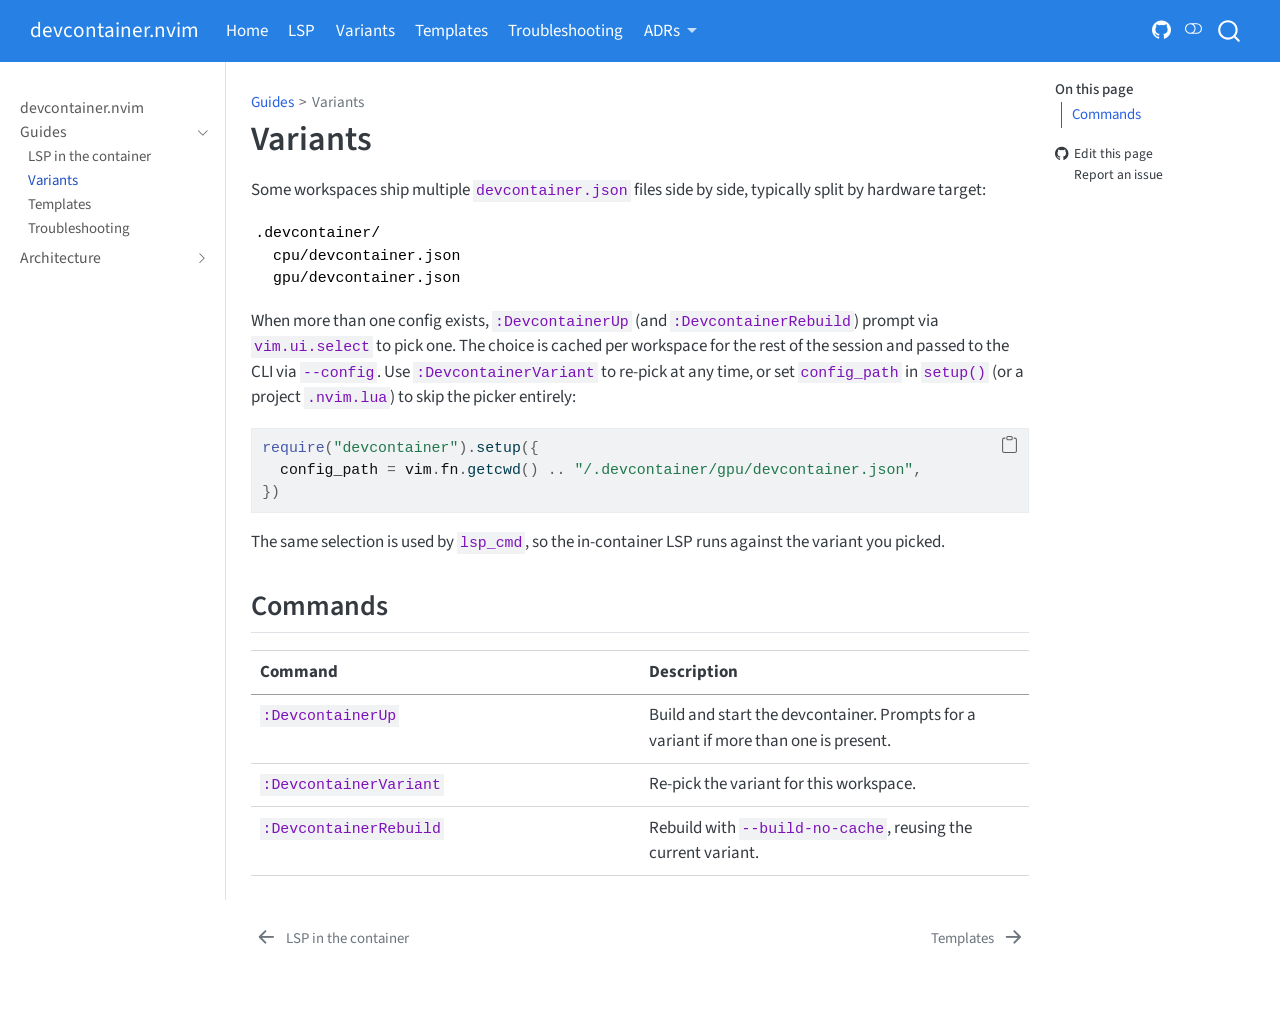
<file: variants.html>
<!DOCTYPE html>
<html xmlns="http://www.w3.org/1999/xhtml" lang="en" xml:lang="en"><head>

<meta charset="utf-8">
<meta name="generator" content="quarto-1.9.37">

<meta name="viewport" content="width=device-width, initial-scale=1.0, user-scalable=yes">


<title>Variants – devcontainer.nvim</title>
<style>
/* Default styles provided by pandoc.
** See https://pandoc.org/MANUAL.html#variables-for-html for config info.
*/
code{white-space: pre-wrap;}
span.smallcaps{font-variant: small-caps;}
div.columns{display: flex; gap: min(4vw, 1.5em);}
div.column{flex: auto; overflow-x: auto;}
div.hanging-indent{margin-left: 1.5em; text-indent: -1.5em;}
ul.task-list{list-style: none;}
ul.task-list li input[type="checkbox"] {
  width: 0.8em;
  margin: 0 0.8em 0.2em -1em; /* quarto-specific, see https://github.com/quarto-dev/quarto-cli/issues/4556 */ 
  vertical-align: middle;
}
/* CSS for syntax highlighting */
html { -webkit-text-size-adjust: 100%; }
pre > code.sourceCode { white-space: pre; position: relative; }
pre > code.sourceCode > span { display: inline-block; line-height: 1.25; }
pre > code.sourceCode > span:empty { height: 1.2em; }
.sourceCode { overflow: visible; }
code.sourceCode > span { color: inherit; text-decoration: inherit; }
div.sourceCode { margin: 1em 0; }
pre.sourceCode { margin: 0; }
@media screen {
div.sourceCode { overflow: auto; }
}
@media print {
pre > code.sourceCode { white-space: pre-wrap; }
pre > code.sourceCode > span { text-indent: -5em; padding-left: 5em; }
}
pre.numberSource code
  { counter-reset: source-line 0; }
pre.numberSource code > span
  { position: relative; left: -4em; counter-increment: source-line; }
pre.numberSource code > span > a:first-child::before
  { content: counter(source-line);
    position: relative; left: -1em; text-align: right; vertical-align: baseline;
    border: none; display: inline-block;
    -webkit-touch-callout: none; -webkit-user-select: none;
    -khtml-user-select: none; -moz-user-select: none;
    -ms-user-select: none; user-select: none;
    padding: 0 4px; width: 4em;
  }
pre.numberSource { margin-left: 3em;  padding-left: 4px; }
div.sourceCode
  {   }
@media screen {
pre > code.sourceCode > span > a:first-child::before { text-decoration: underline; }
}
</style>


<script src="site_libs/quarto-nav/quarto-nav.js"></script>
<script src="site_libs/quarto-nav/headroom.min.js"></script>
<script src="site_libs/clipboard/clipboard.min.js"></script>
<script src="site_libs/quarto-search/autocomplete.umd.js"></script>
<script src="site_libs/quarto-search/fuse.min.js"></script>
<script src="site_libs/quarto-search/quarto-search.js"></script>
<meta name="quarto:offset" content="./">
<link href="./templates.html" rel="next">
<link href="./lsp.html" rel="prev">
<script src="site_libs/quarto-html/quarto.js" type="module"></script>
<script src="site_libs/quarto-html/tabsets/tabsets.js" type="module"></script>
<script src="site_libs/quarto-html/popper.min.js"></script>
<script src="site_libs/quarto-html/tippy.umd.min.js"></script>
<script src="site_libs/quarto-html/anchor.min.js"></script>
<link href="site_libs/quarto-html/tippy.css" rel="stylesheet">
<link href="site_libs/quarto-html/quarto-syntax-highlighting-7f8f88aac4f3542376d5c11b86a4c14d.css" rel="stylesheet" class="quarto-color-scheme" id="quarto-text-highlighting-styles">
<link href="site_libs/quarto-html/quarto-syntax-highlighting-dark-d0ae9245876894da5ac7e18953ecc5cc.css" rel="stylesheet" class="quarto-color-scheme quarto-color-alternate" id="quarto-text-highlighting-styles">
<link href="site_libs/quarto-html/quarto-syntax-highlighting-7f8f88aac4f3542376d5c11b86a4c14d.css" rel="stylesheet" class="quarto-color-scheme-extra" id="quarto-text-highlighting-styles">
<script src="site_libs/bootstrap/bootstrap.min.js"></script>
<link href="site_libs/bootstrap/bootstrap-icons.css" rel="stylesheet">
<link href="site_libs/bootstrap/bootstrap-706de625a270a2e3b5a79fc6171d4996.min.css" rel="stylesheet" append-hash="true" class="quarto-color-scheme" id="quarto-bootstrap" data-mode="light">
<link href="site_libs/bootstrap/bootstrap-dark-45037d29abb783defc1217b633acaf95.min.css" rel="stylesheet" append-hash="true" class="quarto-color-scheme quarto-color-alternate" id="quarto-bootstrap" data-mode="dark">
<link href="site_libs/bootstrap/bootstrap-706de625a270a2e3b5a79fc6171d4996.min.css" rel="stylesheet" append-hash="true" class="quarto-color-scheme-extra" id="quarto-bootstrap" data-mode="light">
<script id="quarto-search-options" type="application/json">{
  "location": "navbar",
  "copy-button": false,
  "collapse-after": 3,
  "panel-placement": "end",
  "type": "overlay",
  "limit": 50,
  "keyboard-shortcut": [
    "f",
    "/",
    "s"
  ],
  "show-item-context": false,
  "language": {
    "search-no-results-text": "No results",
    "search-matching-documents-text": "matching documents",
    "search-copy-link-title": "Copy link to search",
    "search-hide-matches-text": "Hide additional matches",
    "search-more-match-text": "more match in this document",
    "search-more-matches-text": "more matches in this document",
    "search-clear-button-title": "Clear",
    "search-text-placeholder": "",
    "search-detached-cancel-button-title": "Cancel",
    "search-submit-button-title": "Submit",
    "search-label": "Search"
  }
}</script>


</head>

<body class="nav-sidebar docked nav-fixed quarto-light"><script id="quarto-html-before-body" type="application/javascript">
    const toggleBodyColorMode = (bsSheetEl) => {
      const mode = bsSheetEl.getAttribute("data-mode");
      const bodyEl = window.document.querySelector("body");
      if (mode === "dark") {
        bodyEl.classList.add("quarto-dark");
        bodyEl.classList.remove("quarto-light");
      } else {
        bodyEl.classList.add("quarto-light");
        bodyEl.classList.remove("quarto-dark");
      }
    }
    const toggleBodyColorPrimary = () => {
      const bsSheetEl = window.document.querySelector("link#quarto-bootstrap:not([rel=disabled-stylesheet])");
      if (bsSheetEl) {
        toggleBodyColorMode(bsSheetEl);
      }
    }
    const setColorSchemeToggle = (alternate) => {
      const toggles = window.document.querySelectorAll('.quarto-color-scheme-toggle');
      for (let i=0; i < toggles.length; i++) {
        const toggle = toggles[i];
        if (toggle) {
          if (alternate) {
            toggle.classList.add("alternate");
          } else {
            toggle.classList.remove("alternate");
          }
        }
      }
    };
    const toggleColorMode = (alternate) => {
      // Switch the stylesheets
      const primaryStylesheets = window.document.querySelectorAll('link.quarto-color-scheme:not(.quarto-color-alternate)');
      const alternateStylesheets = window.document.querySelectorAll('link.quarto-color-scheme.quarto-color-alternate');
      manageTransitions('#quarto-margin-sidebar .nav-link', false);
      if (alternate) {
        // note: dark is layered on light, we don't disable primary!
        enableStylesheet(alternateStylesheets);
        for (const sheetNode of alternateStylesheets) {
          if (sheetNode.id === "quarto-bootstrap") {
            toggleBodyColorMode(sheetNode);
          }
        }
      } else {
        disableStylesheet(alternateStylesheets);
        enableStylesheet(primaryStylesheets)
        toggleBodyColorPrimary();
      }
      manageTransitions('#quarto-margin-sidebar .nav-link', true);
      // Switch the toggles
      setColorSchemeToggle(alternate)
      // Hack to workaround the fact that safari doesn't
      // properly recolor the scrollbar when toggling (#1455)
      if (navigator.userAgent.indexOf('Safari') > 0 && navigator.userAgent.indexOf('Chrome') == -1) {
        manageTransitions("body", false);
        window.scrollTo(0, 1);
        setTimeout(() => {
          window.scrollTo(0, 0);
          manageTransitions("body", true);
        }, 40);
      }
    }
    const disableStylesheet = (stylesheets) => {
      for (let i=0; i < stylesheets.length; i++) {
        const stylesheet = stylesheets[i];
        stylesheet.rel = 'disabled-stylesheet';
      }
    }
    const enableStylesheet = (stylesheets) => {
      for (let i=0; i < stylesheets.length; i++) {
        const stylesheet = stylesheets[i];
        if(stylesheet.rel !== 'stylesheet') { // for Chrome, which will still FOUC without this check
          stylesheet.rel = 'stylesheet';
        }
      }
    }
    const manageTransitions = (selector, allowTransitions) => {
      const els = window.document.querySelectorAll(selector);
      for (let i=0; i < els.length; i++) {
        const el = els[i];
        if (allowTransitions) {
          el.classList.remove('notransition');
        } else {
          el.classList.add('notransition');
        }
      }
    }
    const isFileUrl = () => {
      return window.location.protocol === 'file:';
    }
    const hasAlternateSentinel = () => {
      let styleSentinel = getColorSchemeSentinel();
      if (styleSentinel !== null) {
        return styleSentinel === "alternate";
      } else {
        return false;
      }
    }
    const setStyleSentinel = (alternate) => {
      const value = alternate ? "alternate" : "default";
      if (!isFileUrl()) {
        window.localStorage.setItem("quarto-color-scheme", value);
      } else {
        localAlternateSentinel = value;
      }
    }
    const getColorSchemeSentinel = () => {
      if (!isFileUrl()) {
        const storageValue = window.localStorage.getItem("quarto-color-scheme");
        return storageValue != null ? storageValue : localAlternateSentinel;
      } else {
        return localAlternateSentinel;
      }
    }
    const toggleGiscusIfUsed = (isAlternate, darkModeDefault) => {
      const baseTheme = document.querySelector('#giscus-base-theme')?.value ?? 'light';
      const alternateTheme = document.querySelector('#giscus-alt-theme')?.value ?? 'dark';
      let newTheme = '';
      if(authorPrefersDark) {
        newTheme = isAlternate ? baseTheme : alternateTheme;
      } else {
        newTheme = isAlternate ? alternateTheme : baseTheme;
      }
      const changeGiscusTheme = () => {
        // From: https://github.com/giscus/giscus/issues/336
        const sendMessage = (message) => {
          const iframe = document.querySelector('iframe.giscus-frame');
          if (!iframe) return;
          iframe.contentWindow.postMessage({ giscus: message }, 'https://giscus.app');
        }
        sendMessage({
          setConfig: {
            theme: newTheme
          }
        });
      }
      const isGiscussLoaded = window.document.querySelector('iframe.giscus-frame') !== null;
      if (isGiscussLoaded) {
        changeGiscusTheme();
      }
    };
    const authorPrefersDark = false;
    const darkModeDefault = authorPrefersDark;
      document.querySelector('link#quarto-text-highlighting-styles.quarto-color-scheme-extra').rel = 'disabled-stylesheet';
      document.querySelector('link#quarto-bootstrap.quarto-color-scheme-extra').rel = 'disabled-stylesheet';
    let localAlternateSentinel = darkModeDefault ? 'alternate' : 'default';
    // Dark / light mode switch
    window.quartoToggleColorScheme = () => {
      // Read the current dark / light value
      let toAlternate = !hasAlternateSentinel();
      toggleColorMode(toAlternate);
      setStyleSentinel(toAlternate);
      toggleGiscusIfUsed(toAlternate, darkModeDefault);
      window.dispatchEvent(new Event('resize'));
    };
    // Switch to dark mode if need be
    if (hasAlternateSentinel()) {
      toggleColorMode(true);
    } else {
      toggleColorMode(false);
    }
  </script>

<div id="quarto-search-results"></div>
  <header id="quarto-header" class="headroom fixed-top">
    <nav class="navbar navbar-expand-lg " data-bs-theme="dark">
      <div class="navbar-container container-fluid">
      <div class="navbar-brand-container mx-auto">
    <a class="navbar-brand" href="./index.html">
    <span class="navbar-title">devcontainer.nvim</span>
    </a>
  </div>
            <div id="quarto-search" class="" title="Search"></div>
          <button class="navbar-toggler" type="button" data-bs-toggle="collapse" data-bs-target="#navbarCollapse" aria-controls="navbarCollapse" role="menu" aria-expanded="false" aria-label="Toggle navigation" onclick="if (window.quartoToggleHeadroom) { window.quartoToggleHeadroom(); }">
  <span class="navbar-toggler-icon"></span>
</button>
          <div class="collapse navbar-collapse" id="navbarCollapse">
            <ul class="navbar-nav navbar-nav-scroll me-auto">
  <li class="nav-item">
    <a class="nav-link active" href="./index.html" aria-current="page"> 
<span class="menu-text">Home</span></a>
  </li>  
  <li class="nav-item">
    <a class="nav-link" href="./lsp.html"> 
<span class="menu-text">LSP</span></a>
  </li>  
  <li class="nav-item">
    <a class="nav-link" href="./variants.html"> 
<span class="menu-text">Variants</span></a>
  </li>  
  <li class="nav-item">
    <a class="nav-link" href="./templates.html"> 
<span class="menu-text">Templates</span></a>
  </li>  
  <li class="nav-item">
    <a class="nav-link" href="./troubleshooting.html"> 
<span class="menu-text">Troubleshooting</span></a>
  </li>  
  <li class="nav-item dropdown ">
    <a class="nav-link dropdown-toggle" href="#" id="nav-menu-adrs" role="link" data-bs-toggle="dropdown" aria-expanded="false">
 <span class="menu-text">ADRs</span>
    </a>
    <ul class="dropdown-menu" aria-labelledby="nav-menu-adrs">    
        <li>
    <a class="dropdown-item" href="./adr/index.html">
 <span class="dropdown-text">Overview</span></a>
  </li>  
        <li>
    <a class="dropdown-item" href="./adr/0006-graceful-host-fallback.html">
 <span class="dropdown-text">ADR-0006 Graceful host fallback</span></a>
  </li>  
        <li>
    <a class="dropdown-item" href="./adr/0007-lazy-container-up.html">
 <span class="dropdown-text">ADR-0007 Lazy container up</span></a>
  </li>  
    </ul>
  </li>
</ul>
            <ul class="navbar-nav navbar-nav-scroll ms-auto">
  <li class="nav-item compact">
    <a class="nav-link" href="https://github.com/riccardo-enr/devcontainer.nvim"> <i class="bi bi-github" role="img" aria-label="GitHub">
</i> 
<span class="menu-text"></span></a>
  </li>  
</ul>
          </div> <!-- /navcollapse -->
            <div class="quarto-navbar-tools">
  <a href="" class="quarto-color-scheme-toggle quarto-navigation-tool  px-1" onclick="window.quartoToggleColorScheme(); return false;" title="Toggle dark mode"><i class="bi"></i></a>
</div>
      </div> <!-- /container-fluid -->
    </nav>
  <nav class="quarto-secondary-nav">
    <div class="container-fluid d-flex">
      <button type="button" class="quarto-btn-toggle btn" data-bs-toggle="collapse" role="button" data-bs-target=".quarto-sidebar-collapse-item" aria-controls="quarto-sidebar" aria-expanded="false" aria-label="Toggle sidebar navigation" onclick="if (window.quartoToggleHeadroom) { window.quartoToggleHeadroom(); }">
        <i class="bi bi-layout-text-sidebar-reverse"></i>
      </button>
        <nav class="quarto-page-breadcrumbs" aria-label="breadcrumb"><ol class="breadcrumb"><li class="breadcrumb-item"><a href="./lsp.html">Guides</a></li><li class="breadcrumb-item"><a href="./variants.html">Variants</a></li></ol></nav>
        <a class="flex-grow-1" role="navigation" data-bs-toggle="collapse" data-bs-target=".quarto-sidebar-collapse-item" aria-controls="quarto-sidebar" aria-expanded="false" aria-label="Toggle sidebar navigation" onclick="if (window.quartoToggleHeadroom) { window.quartoToggleHeadroom(); }">      
        </a>
    </div>
  </nav>
</header>
<!-- content -->
<div id="quarto-content" class="quarto-container page-columns page-rows-contents page-layout-article page-navbar">
<!-- sidebar -->
  <nav id="quarto-sidebar" class="sidebar collapse collapse-horizontal quarto-sidebar-collapse-item sidebar-navigation docked overflow-auto">
    <div class="sidebar-menu-container"> 
    <ul class="list-unstyled mt-1">
        <li class="sidebar-item">
  <div class="sidebar-item-container"> 
  <a href="./index.html" class="sidebar-item-text sidebar-link">
 <span class="menu-text">devcontainer.nvim</span></a>
  </div>
</li>
        <li class="sidebar-item sidebar-item-section">
      <div class="sidebar-item-container"> 
            <a class="sidebar-item-text sidebar-link text-start" data-bs-toggle="collapse" data-bs-target="#quarto-sidebar-section-1" role="navigation" aria-expanded="true">
 <span class="menu-text">Guides</span></a>
          <a class="sidebar-item-toggle text-start" data-bs-toggle="collapse" data-bs-target="#quarto-sidebar-section-1" role="navigation" aria-expanded="true" aria-label="Toggle section">
            <i class="bi bi-chevron-right ms-2"></i>
          </a> 
      </div>
      <ul id="quarto-sidebar-section-1" class="collapse list-unstyled sidebar-section depth1 show">  
          <li class="sidebar-item">
  <div class="sidebar-item-container"> 
  <a href="./lsp.html" class="sidebar-item-text sidebar-link">
 <span class="menu-text">LSP in the container</span></a>
  </div>
</li>
          <li class="sidebar-item">
  <div class="sidebar-item-container"> 
  <a href="./variants.html" class="sidebar-item-text sidebar-link active">
 <span class="menu-text">Variants</span></a>
  </div>
</li>
          <li class="sidebar-item">
  <div class="sidebar-item-container"> 
  <a href="./templates.html" class="sidebar-item-text sidebar-link">
 <span class="menu-text">Templates</span></a>
  </div>
</li>
          <li class="sidebar-item">
  <div class="sidebar-item-container"> 
  <a href="./troubleshooting.html" class="sidebar-item-text sidebar-link">
 <span class="menu-text">Troubleshooting</span></a>
  </div>
</li>
      </ul>
  </li>
        <li class="sidebar-item sidebar-item-section">
      <div class="sidebar-item-container"> 
            <a class="sidebar-item-text sidebar-link text-start collapsed" data-bs-toggle="collapse" data-bs-target="#quarto-sidebar-section-2" role="navigation" aria-expanded="false">
 <span class="menu-text">Architecture</span></a>
          <a class="sidebar-item-toggle text-start collapsed" data-bs-toggle="collapse" data-bs-target="#quarto-sidebar-section-2" role="navigation" aria-expanded="false" aria-label="Toggle section">
            <i class="bi bi-chevron-right ms-2"></i>
          </a> 
      </div>
      <ul id="quarto-sidebar-section-2" class="collapse list-unstyled sidebar-section depth1 ">  
          <li class="sidebar-item">
  <div class="sidebar-item-container"> 
  <a href="./adr/index.html" class="sidebar-item-text sidebar-link">
 <span class="menu-text">Architecture Decision Records</span></a>
  </div>
</li>
          <li class="sidebar-item">
  <div class="sidebar-item-container"> 
  <a href="./adr/0006-graceful-host-fallback.html" class="sidebar-item-text sidebar-link">
 <span class="menu-text">ADR-0006: lsp_cmd() returns raw argv when no devcontainer.json is present</span></a>
  </div>
</li>
          <li class="sidebar-item">
  <div class="sidebar-item-container"> 
  <a href="./adr/0007-lazy-container-up.html" class="sidebar-item-text sidebar-link">
 <span class="menu-text">ADR-0007: First LSP attach triggers <code>devcontainer up</code>, outbound frames queue</span></a>
  </div>
</li>
      </ul>
  </li>
    </ul>
    </div>
</nav>
<div id="quarto-sidebar-glass" class="quarto-sidebar-collapse-item" data-bs-toggle="collapse" data-bs-target=".quarto-sidebar-collapse-item"></div>
<!-- margin-sidebar -->
    <div id="quarto-margin-sidebar" class="sidebar margin-sidebar">
        <nav id="TOC" role="doc-toc" class="toc-active">
    <h2 id="toc-title">On this page</h2>
   
  <ul>
  <li><a href="#commands" id="toc-commands" class="nav-link active" data-scroll-target="#commands">Commands</a></li>
  </ul>
<div class="toc-actions"><ul><li><a href="https://github.com/riccardo-enr/devcontainer.nvim/edit/main/variants.qmd" class="toc-action"><i class="bi bi-github"></i>Edit this page</a></li><li><a href="https://github.com/riccardo-enr/devcontainer.nvim/issues/new" class="toc-action"><i class="bi empty"></i>Report an issue</a></li></ul></div></nav>
    </div>
<!-- main -->
<main class="content" id="quarto-document-content">


<header id="title-block-header" class="quarto-title-block default"><nav class="quarto-page-breadcrumbs quarto-title-breadcrumbs d-none d-lg-block" aria-label="breadcrumb"><ol class="breadcrumb"><li class="breadcrumb-item"><a href="./lsp.html">Guides</a></li><li class="breadcrumb-item"><a href="./variants.html">Variants</a></li></ol></nav>
<div class="quarto-title">
<h1 class="title">Variants</h1>
</div>



<div class="quarto-title-meta">

    
  
    
  </div>
  


</header>


<p>Some workspaces ship multiple <code>devcontainer.json</code> files side by side, typically split by hardware target:</p>
<pre><code>.devcontainer/
  cpu/devcontainer.json
  gpu/devcontainer.json</code></pre>
<p>When more than one config exists, <code>:DevcontainerUp</code> (and <code>:DevcontainerRebuild</code>) prompt via <code>vim.ui.select</code> to pick one. The choice is cached per workspace for the rest of the session and passed to the CLI via <code>--config</code>. Use <code>:DevcontainerVariant</code> to re-pick at any time, or set <code>config_path</code> in <code>setup()</code> (or a project <code>.nvim.lua</code>) to skip the picker entirely:</p>
<div class="code-copy-outer-scaffold"><div class="sourceCode" id="cb2"><pre class="sourceCode lua code-with-copy"><code class="sourceCode lua"><span id="cb2-1"><a href="#cb2-1" aria-hidden="true" tabindex="-1"></a><span class="fu">require</span><span class="op">(</span><span class="st">"devcontainer"</span><span class="op">).</span>setup<span class="op">({</span></span>
<span id="cb2-2"><a href="#cb2-2" aria-hidden="true" tabindex="-1"></a>  <span class="va">config_path</span> <span class="op">=</span> <span class="va">vim</span><span class="op">.</span><span class="va">fn</span><span class="op">.</span>getcwd<span class="op">()</span> <span class="op">..</span> <span class="st">"/.devcontainer/gpu/devcontainer.json"</span><span class="op">,</span></span>
<span id="cb2-3"><a href="#cb2-3" aria-hidden="true" tabindex="-1"></a><span class="op">})</span></span></code></pre></div><button title="Copy to Clipboard" class="code-copy-button"><i class="bi"></i></button></div>
<p>The same selection is used by <code>lsp_cmd</code>, so the in-container LSP runs against the variant you picked.</p>
<section id="commands" class="level2">
<h2 class="anchored" data-anchor-id="commands">Commands</h2>
<table class="caption-top table">
<colgroup>
<col style="width: 50%">
<col style="width: 50%">
</colgroup>
<thead>
<tr class="header">
<th>Command</th>
<th>Description</th>
</tr>
</thead>
<tbody>
<tr class="odd">
<td><code>:DevcontainerUp</code></td>
<td>Build and start the devcontainer. Prompts for a variant if more than one is present.</td>
</tr>
<tr class="even">
<td><code>:DevcontainerVariant</code></td>
<td>Re-pick the variant for this workspace.</td>
</tr>
<tr class="odd">
<td><code>:DevcontainerRebuild</code></td>
<td>Rebuild with <code>--build-no-cache</code>, reusing the current variant.</td>
</tr>
</tbody>
</table>


</section>

</main> <!-- /main -->
<script id="quarto-html-after-body" type="application/javascript">
  window.document.addEventListener("DOMContentLoaded", function (event) {
    // Ensure there is a toggle, if there isn't float one in the top right
    if (window.document.querySelector('.quarto-color-scheme-toggle') === null) {
      const a = window.document.createElement('a');
      a.classList.add('top-right');
      a.classList.add('quarto-color-scheme-toggle');
      a.href = "";
      a.onclick = function() { try { window.quartoToggleColorScheme(); } catch {} return false; };
      const i = window.document.createElement("i");
      i.classList.add('bi');
      a.appendChild(i);
      window.document.body.appendChild(a);
    }
    setColorSchemeToggle(hasAlternateSentinel())
    const icon = "";
    const anchorJS = new window.AnchorJS();
    anchorJS.options = {
      placement: 'right',
      icon: icon
    };
    anchorJS.add('.anchored');
    const isCodeAnnotation = (el) => {
      for (const clz of el.classList) {
        if (clz.startsWith('code-annotation-')) {                     
          return true;
        }
      }
      return false;
    }
    const onCopySuccess = function(e) {
      // button target
      const button = e.trigger;
      // don't keep focus
      button.blur();
      // flash "checked"
      button.classList.add('code-copy-button-checked');
      var currentTitle = button.getAttribute("title");
      button.setAttribute("title", "Copied!");
      let tooltip;
      if (window.bootstrap) {
        button.setAttribute("data-bs-toggle", "tooltip");
        button.setAttribute("data-bs-placement", "left");
        button.setAttribute("data-bs-title", "Copied!");
        tooltip = new bootstrap.Tooltip(button, 
          { trigger: "manual", 
            customClass: "code-copy-button-tooltip",
            offset: [0, -8]});
        tooltip.show();    
      }
      setTimeout(function() {
        if (tooltip) {
          tooltip.hide();
          button.removeAttribute("data-bs-title");
          button.removeAttribute("data-bs-toggle");
          button.removeAttribute("data-bs-placement");
        }
        button.setAttribute("title", currentTitle);
        button.classList.remove('code-copy-button-checked');
      }, 1000);
      // clear code selection
      e.clearSelection();
    }
    const getTextToCopy = function(trigger) {
      const outerScaffold = trigger.parentElement.cloneNode(true);
      const codeEl = outerScaffold.querySelector('code');
      for (const childEl of codeEl.children) {
        if (isCodeAnnotation(childEl)) {
          childEl.remove();
        }
      }
      return codeEl.innerText;
    }
    const clipboard = new window.ClipboardJS('.code-copy-button:not([data-in-quarto-modal])', {
      text: getTextToCopy
    });
    clipboard.on('success', onCopySuccess);
    if (window.document.getElementById('quarto-embedded-source-code-modal')) {
      const clipboardModal = new window.ClipboardJS('.code-copy-button[data-in-quarto-modal]', {
        text: getTextToCopy,
        container: window.document.getElementById('quarto-embedded-source-code-modal')
      });
      clipboardModal.on('success', onCopySuccess);
    }
      var localhostRegex = new RegExp(/^(?:http|https):\/\/localhost\:?[0-9]*\//);
      var mailtoRegex = new RegExp(/^mailto:/);
        var filterRegex = new RegExp('/' + window.location.host + '/');
      var isInternal = (href) => {
          return filterRegex.test(href) || localhostRegex.test(href) || mailtoRegex.test(href);
      }
      // Inspect non-navigation links and adorn them if external
     var links = window.document.querySelectorAll('a[href]:not(.nav-link):not(.navbar-brand):not(.toc-action):not(.sidebar-link):not(.sidebar-item-toggle):not(.pagination-link):not(.no-external):not([aria-hidden]):not(.dropdown-item):not(.quarto-navigation-tool):not(.about-link)');
      for (var i=0; i<links.length; i++) {
        const link = links[i];
        if (!isInternal(link.href)) {
          // undo the damage that might have been done by quarto-nav.js in the case of
          // links that we want to consider external
          if (link.dataset.originalHref !== undefined) {
            link.href = link.dataset.originalHref;
          }
        }
      }
    function tippyHover(el, contentFn, onTriggerFn, onUntriggerFn) {
      const config = {
        allowHTML: true,
        maxWidth: 500,
        delay: 100,
        arrow: false,
        appendTo: function(el) {
            return el.parentElement;
        },
        interactive: true,
        interactiveBorder: 10,
        theme: 'quarto',
        placement: 'bottom-start',
      };
      if (contentFn) {
        config.content = contentFn;
      }
      if (onTriggerFn) {
        config.onTrigger = onTriggerFn;
      }
      if (onUntriggerFn) {
        config.onUntrigger = onUntriggerFn;
      }
      window.tippy(el, config); 
    }
    const noterefs = window.document.querySelectorAll('a[role="doc-noteref"]');
    for (var i=0; i<noterefs.length; i++) {
      const ref = noterefs[i];
      tippyHover(ref, function() {
        // use id or data attribute instead here
        let href = ref.getAttribute('data-footnote-href') || ref.getAttribute('href');
        try { href = new URL(href).hash; } catch {}
        const id = href.replace(/^#\/?/, "");
        const note = window.document.getElementById(id);
        if (note) {
          return note.innerHTML;
        } else {
          return "";
        }
      });
    }
    const xrefs = window.document.querySelectorAll('a.quarto-xref');
    const processXRef = (id, note) => {
      // Strip column container classes
      const stripColumnClz = (el) => {
        el.classList.remove("page-full", "page-columns");
        if (el.children) {
          for (const child of el.children) {
            stripColumnClz(child);
          }
        }
      }
      stripColumnClz(note)
      if (id === null || id.startsWith('sec-')) {
        // Special case sections, only their first couple elements
        const container = document.createElement("div");
        if (note.children && note.children.length > 2) {
          container.appendChild(note.children[0].cloneNode(true));
          for (let i = 1; i < note.children.length; i++) {
            const child = note.children[i];
            if (child.tagName === "P" && child.innerText === "") {
              continue;
            } else {
              container.appendChild(child.cloneNode(true));
              break;
            }
          }
          if (window.Quarto?.typesetMath) {
            window.Quarto.typesetMath(container);
          }
          return container.innerHTML
        } else {
          if (window.Quarto?.typesetMath) {
            window.Quarto.typesetMath(note);
          }
          return note.innerHTML;
        }
      } else {
        // Remove any anchor links if they are present
        const anchorLink = note.querySelector('a.anchorjs-link');
        if (anchorLink) {
          anchorLink.remove();
        }
        if (window.Quarto?.typesetMath) {
          window.Quarto.typesetMath(note);
        }
        if (note.classList.contains("callout")) {
          return note.outerHTML;
        } else {
          return note.innerHTML;
        }
      }
    }
    for (var i=0; i<xrefs.length; i++) {
      const xref = xrefs[i];
      tippyHover(xref, undefined, function(instance) {
        instance.disable();
        let url = xref.getAttribute('href');
        let hash = undefined; 
        if (url.startsWith('#')) {
          hash = url;
        } else {
          try { hash = new URL(url).hash; } catch {}
        }
        if (hash) {
          const id = hash.replace(/^#\/?/, "");
          const note = window.document.getElementById(id);
          if (note !== null) {
            try {
              const html = processXRef(id, note.cloneNode(true));
              instance.setContent(html);
            } finally {
              instance.enable();
              instance.show();
            }
          } else {
            // See if we can fetch this
            fetch(url.split('#')[0])
            .then(res => res.text())
            .then(html => {
              const parser = new DOMParser();
              const htmlDoc = parser.parseFromString(html, "text/html");
              const note = htmlDoc.getElementById(id);
              if (note !== null) {
                const html = processXRef(id, note);
                instance.setContent(html);
              } 
            }).finally(() => {
              instance.enable();
              instance.show();
            });
          }
        } else {
          // See if we can fetch a full url (with no hash to target)
          // This is a special case and we should probably do some content thinning / targeting
          fetch(url)
          .then(res => res.text())
          .then(html => {
            const parser = new DOMParser();
            const htmlDoc = parser.parseFromString(html, "text/html");
            const note = htmlDoc.querySelector('main.content');
            if (note !== null) {
              // This should only happen for chapter cross references
              // (since there is no id in the URL)
              // remove the first header
              if (note.children.length > 0 && note.children[0].tagName === "HEADER") {
                note.children[0].remove();
              }
              const html = processXRef(null, note);
              instance.setContent(html);
            } 
          }).finally(() => {
            instance.enable();
            instance.show();
          });
        }
      }, function(instance) {
      });
    }
        let selectedAnnoteEl;
        const selectorForAnnotation = ( cell, annotation) => {
          let cellAttr = 'data-code-cell="' + cell + '"';
          let lineAttr = 'data-code-annotation="' +  annotation + '"';
          const selector = 'span[' + cellAttr + '][' + lineAttr + ']';
          return selector;
        }
        const selectCodeLines = (annoteEl) => {
          const doc = window.document;
          const targetCell = annoteEl.getAttribute("data-target-cell");
          const targetAnnotation = annoteEl.getAttribute("data-target-annotation");
          const annoteSpan = window.document.querySelector(selectorForAnnotation(targetCell, targetAnnotation));
          const lines = annoteSpan.getAttribute("data-code-lines").split(",");
          const lineIds = lines.map((line) => {
            return targetCell + "-" + line;
          })
          let top = null;
          let height = null;
          let parent = null;
          if (lineIds.length > 0) {
              //compute the position of the single el (top and bottom and make a div)
              const el = window.document.getElementById(lineIds[0]);
              top = el.offsetTop;
              height = el.offsetHeight;
              parent = el.parentElement.parentElement;
            if (lineIds.length > 1) {
              const lastEl = window.document.getElementById(lineIds[lineIds.length - 1]);
              const bottom = lastEl.offsetTop + lastEl.offsetHeight;
              height = bottom - top;
            }
            if (top !== null && height !== null && parent !== null) {
              // cook up a div (if necessary) and position it 
              let div = window.document.getElementById("code-annotation-line-highlight");
              if (div === null) {
                div = window.document.createElement("div");
                div.setAttribute("id", "code-annotation-line-highlight");
                div.style.position = 'absolute';
                parent.appendChild(div);
              }
              div.style.top = top - 2 + "px";
              div.style.height = height + 4 + "px";
              div.style.left = 0;
              let gutterDiv = window.document.getElementById("code-annotation-line-highlight-gutter");
              if (gutterDiv === null) {
                gutterDiv = window.document.createElement("div");
                gutterDiv.setAttribute("id", "code-annotation-line-highlight-gutter");
                gutterDiv.style.position = 'absolute';
                const codeCell = window.document.getElementById(targetCell);
                const gutter = codeCell.querySelector('.code-annotation-gutter');
                gutter.appendChild(gutterDiv);
              }
              gutterDiv.style.top = top - 2 + "px";
              gutterDiv.style.height = height + 4 + "px";
            }
            selectedAnnoteEl = annoteEl;
          }
        };
        const unselectCodeLines = () => {
          const elementsIds = ["code-annotation-line-highlight", "code-annotation-line-highlight-gutter"];
          elementsIds.forEach((elId) => {
            const div = window.document.getElementById(elId);
            if (div) {
              div.remove();
            }
          });
          selectedAnnoteEl = undefined;
        };
          // Handle positioning of the toggle
      window.addEventListener(
        "resize",
        throttle(() => {
          elRect = undefined;
          if (selectedAnnoteEl) {
            selectCodeLines(selectedAnnoteEl);
          }
        }, 10)
      );
      function throttle(fn, ms) {
      let throttle = false;
      let timer;
        return (...args) => {
          if(!throttle) { // first call gets through
              fn.apply(this, args);
              throttle = true;
          } else { // all the others get throttled
              if(timer) clearTimeout(timer); // cancel #2
              timer = setTimeout(() => {
                fn.apply(this, args);
                timer = throttle = false;
              }, ms);
          }
        };
      }
        // Attach click handler to the DT
        const annoteDls = window.document.querySelectorAll('dt[data-target-cell]');
        for (const annoteDlNode of annoteDls) {
          annoteDlNode.addEventListener('click', (event) => {
            const clickedEl = event.target;
            if (clickedEl !== selectedAnnoteEl) {
              unselectCodeLines();
              const activeEl = window.document.querySelector('dt[data-target-cell].code-annotation-active');
              if (activeEl) {
                activeEl.classList.remove('code-annotation-active');
              }
              selectCodeLines(clickedEl);
              clickedEl.classList.add('code-annotation-active');
            } else {
              // Unselect the line
              unselectCodeLines();
              clickedEl.classList.remove('code-annotation-active');
            }
          });
        }
    const findCites = (el) => {
      const parentEl = el.parentElement;
      if (parentEl) {
        const cites = parentEl.dataset.cites;
        if (cites) {
          return {
            el,
            cites: cites.split(' ')
          };
        } else {
          return findCites(el.parentElement)
        }
      } else {
        return undefined;
      }
    };
    var bibliorefs = window.document.querySelectorAll('a[role="doc-biblioref"]');
    for (var i=0; i<bibliorefs.length; i++) {
      const ref = bibliorefs[i];
      const citeInfo = findCites(ref);
      if (citeInfo) {
        tippyHover(citeInfo.el, function() {
          var popup = window.document.createElement('div');
          citeInfo.cites.forEach(function(cite) {
            var citeDiv = window.document.createElement('div');
            citeDiv.classList.add('hanging-indent');
            citeDiv.classList.add('csl-entry');
            var biblioDiv = window.document.getElementById('ref-' + cite);
            if (biblioDiv) {
              citeDiv.innerHTML = biblioDiv.innerHTML;
            }
            popup.appendChild(citeDiv);
          });
          return popup.innerHTML;
        });
      }
    }
  });
  </script>
<nav class="page-navigation">
  <div class="nav-page nav-page-previous">
      <a href="./lsp.html" class="pagination-link" aria-label="LSP in the container">
        <i class="bi bi-arrow-left-short"></i> <span class="nav-page-text">LSP in the container</span>
      </a>          
  </div>
  <div class="nav-page nav-page-next">
      <a href="./templates.html" class="pagination-link" aria-label="Templates">
        <span class="nav-page-text">Templates</span> <i class="bi bi-arrow-right-short"></i>
      </a>
  </div>
</nav>
</div> <!-- /content -->




<footer class="footer"><div class="nav-footer"><div class="nav-footer-center"><div class="toc-actions d-sm-block d-md-none"><ul><li><a href="https://github.com/riccardo-enr/devcontainer.nvim/edit/main/variants.qmd" class="toc-action"><i class="bi bi-github"></i>Edit this page</a></li><li><a href="https://github.com/riccardo-enr/devcontainer.nvim/issues/new" class="toc-action"><i class="bi empty"></i>Report an issue</a></li></ul></div></div></div></footer></body></html>
</file>
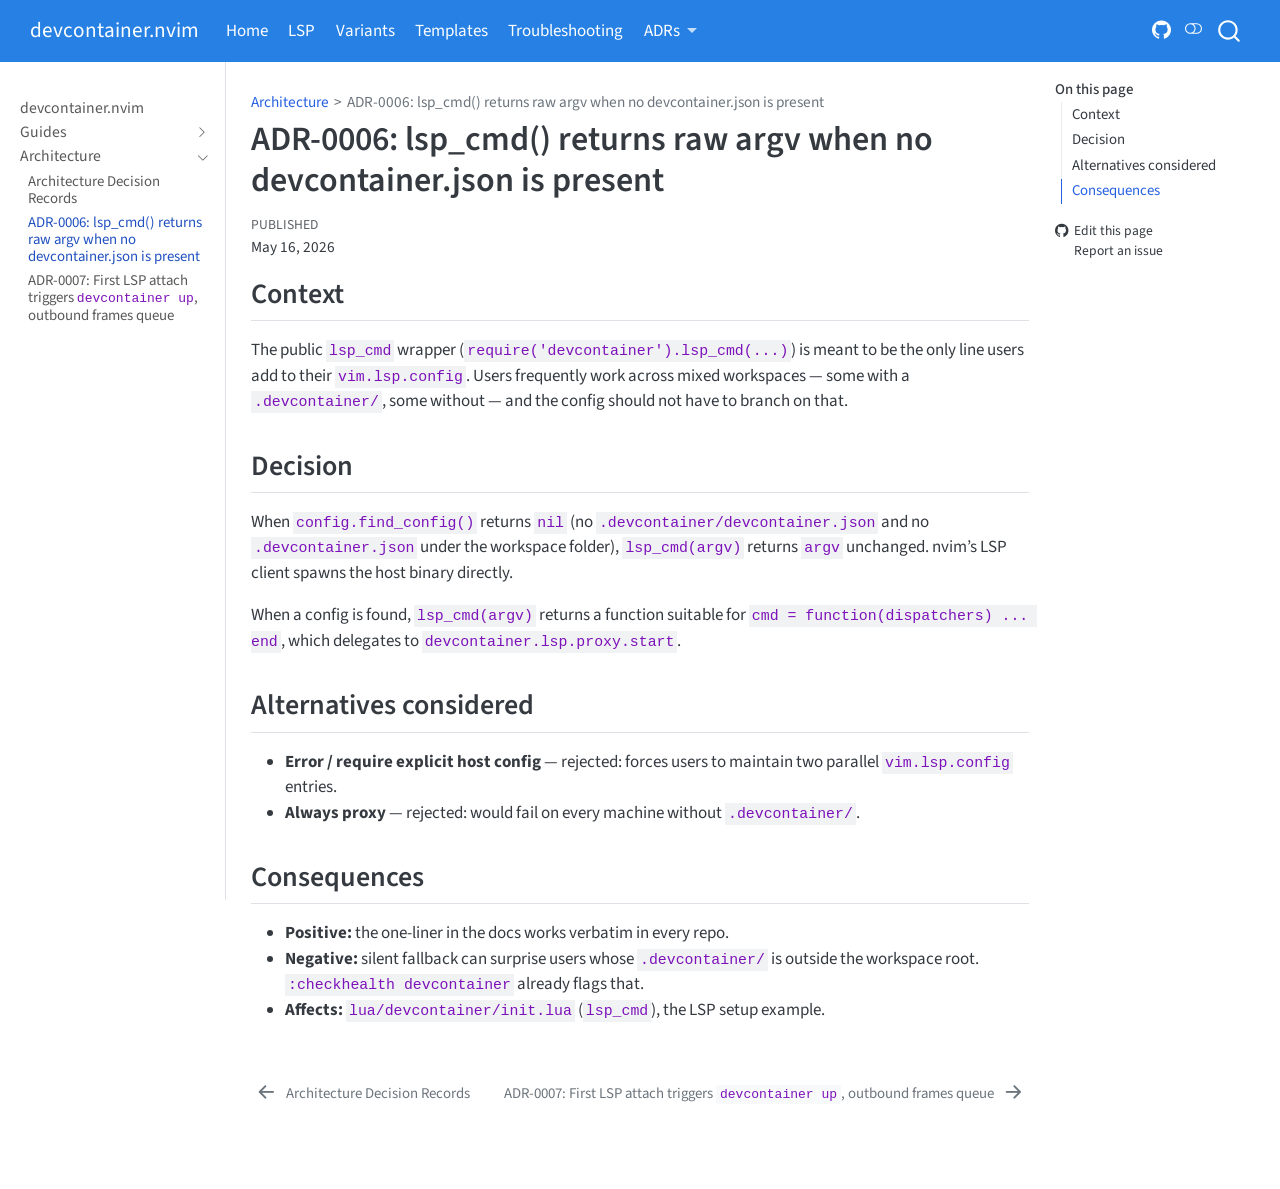
<file: adr/0006-graceful-host-fallback.html>
<!DOCTYPE html>
<html xmlns="http://www.w3.org/1999/xhtml" lang="en" xml:lang="en"><head>

<meta charset="utf-8">
<meta name="generator" content="quarto-1.9.37">

<meta name="viewport" content="width=device-width, initial-scale=1.0, user-scalable=yes">

<meta name="dcterms.date" content="2026-05-16">

<title>ADR-0006: lsp_cmd() returns raw argv when no devcontainer.json is present – devcontainer.nvim</title>
<style>
/* Default styles provided by pandoc.
** See https://pandoc.org/MANUAL.html#variables-for-html for config info.
*/
code{white-space: pre-wrap;}
span.smallcaps{font-variant: small-caps;}
div.columns{display: flex; gap: min(4vw, 1.5em);}
div.column{flex: auto; overflow-x: auto;}
div.hanging-indent{margin-left: 1.5em; text-indent: -1.5em;}
ul.task-list{list-style: none;}
ul.task-list li input[type="checkbox"] {
  width: 0.8em;
  margin: 0 0.8em 0.2em -1em; /* quarto-specific, see https://github.com/quarto-dev/quarto-cli/issues/4556 */ 
  vertical-align: middle;
}
</style>


<script src="../site_libs/quarto-nav/quarto-nav.js"></script>
<script src="../site_libs/quarto-nav/headroom.min.js"></script>
<script src="../site_libs/clipboard/clipboard.min.js"></script>
<script src="../site_libs/quarto-search/autocomplete.umd.js"></script>
<script src="../site_libs/quarto-search/fuse.min.js"></script>
<script src="../site_libs/quarto-search/quarto-search.js"></script>
<meta name="quarto:offset" content="../">
<link href="../adr/0007-lazy-container-up.html" rel="next">
<link href="../adr/index.html" rel="prev">
<script src="../site_libs/quarto-html/quarto.js" type="module"></script>
<script src="../site_libs/quarto-html/tabsets/tabsets.js" type="module"></script>
<script src="../site_libs/quarto-html/popper.min.js"></script>
<script src="../site_libs/quarto-html/tippy.umd.min.js"></script>
<script src="../site_libs/quarto-html/anchor.min.js"></script>
<link href="../site_libs/quarto-html/tippy.css" rel="stylesheet">
<link href="../site_libs/quarto-html/quarto-syntax-highlighting-7f8f88aac4f3542376d5c11b86a4c14d.css" rel="stylesheet" class="quarto-color-scheme" id="quarto-text-highlighting-styles">
<link href="../site_libs/quarto-html/quarto-syntax-highlighting-dark-d0ae9245876894da5ac7e18953ecc5cc.css" rel="stylesheet" class="quarto-color-scheme quarto-color-alternate" id="quarto-text-highlighting-styles">
<link href="../site_libs/quarto-html/quarto-syntax-highlighting-7f8f88aac4f3542376d5c11b86a4c14d.css" rel="stylesheet" class="quarto-color-scheme-extra" id="quarto-text-highlighting-styles">
<script src="../site_libs/bootstrap/bootstrap.min.js"></script>
<link href="../site_libs/bootstrap/bootstrap-icons.css" rel="stylesheet">
<link href="../site_libs/bootstrap/bootstrap-706de625a270a2e3b5a79fc6171d4996.min.css" rel="stylesheet" append-hash="true" class="quarto-color-scheme" id="quarto-bootstrap" data-mode="light">
<link href="../site_libs/bootstrap/bootstrap-dark-45037d29abb783defc1217b633acaf95.min.css" rel="stylesheet" append-hash="true" class="quarto-color-scheme quarto-color-alternate" id="quarto-bootstrap" data-mode="dark">
<link href="../site_libs/bootstrap/bootstrap-706de625a270a2e3b5a79fc6171d4996.min.css" rel="stylesheet" append-hash="true" class="quarto-color-scheme-extra" id="quarto-bootstrap" data-mode="light">
<script id="quarto-search-options" type="application/json">{
  "location": "navbar",
  "copy-button": false,
  "collapse-after": 3,
  "panel-placement": "end",
  "type": "overlay",
  "limit": 50,
  "keyboard-shortcut": [
    "f",
    "/",
    "s"
  ],
  "show-item-context": false,
  "language": {
    "search-no-results-text": "No results",
    "search-matching-documents-text": "matching documents",
    "search-copy-link-title": "Copy link to search",
    "search-hide-matches-text": "Hide additional matches",
    "search-more-match-text": "more match in this document",
    "search-more-matches-text": "more matches in this document",
    "search-clear-button-title": "Clear",
    "search-text-placeholder": "",
    "search-detached-cancel-button-title": "Cancel",
    "search-submit-button-title": "Submit",
    "search-label": "Search"
  }
}</script>


</head>

<body class="nav-sidebar docked nav-fixed quarto-light"><script id="quarto-html-before-body" type="application/javascript">
    const toggleBodyColorMode = (bsSheetEl) => {
      const mode = bsSheetEl.getAttribute("data-mode");
      const bodyEl = window.document.querySelector("body");
      if (mode === "dark") {
        bodyEl.classList.add("quarto-dark");
        bodyEl.classList.remove("quarto-light");
      } else {
        bodyEl.classList.add("quarto-light");
        bodyEl.classList.remove("quarto-dark");
      }
    }
    const toggleBodyColorPrimary = () => {
      const bsSheetEl = window.document.querySelector("link#quarto-bootstrap:not([rel=disabled-stylesheet])");
      if (bsSheetEl) {
        toggleBodyColorMode(bsSheetEl);
      }
    }
    const setColorSchemeToggle = (alternate) => {
      const toggles = window.document.querySelectorAll('.quarto-color-scheme-toggle');
      for (let i=0; i < toggles.length; i++) {
        const toggle = toggles[i];
        if (toggle) {
          if (alternate) {
            toggle.classList.add("alternate");
          } else {
            toggle.classList.remove("alternate");
          }
        }
      }
    };
    const toggleColorMode = (alternate) => {
      // Switch the stylesheets
      const primaryStylesheets = window.document.querySelectorAll('link.quarto-color-scheme:not(.quarto-color-alternate)');
      const alternateStylesheets = window.document.querySelectorAll('link.quarto-color-scheme.quarto-color-alternate');
      manageTransitions('#quarto-margin-sidebar .nav-link', false);
      if (alternate) {
        // note: dark is layered on light, we don't disable primary!
        enableStylesheet(alternateStylesheets);
        for (const sheetNode of alternateStylesheets) {
          if (sheetNode.id === "quarto-bootstrap") {
            toggleBodyColorMode(sheetNode);
          }
        }
      } else {
        disableStylesheet(alternateStylesheets);
        enableStylesheet(primaryStylesheets)
        toggleBodyColorPrimary();
      }
      manageTransitions('#quarto-margin-sidebar .nav-link', true);
      // Switch the toggles
      setColorSchemeToggle(alternate)
      // Hack to workaround the fact that safari doesn't
      // properly recolor the scrollbar when toggling (#1455)
      if (navigator.userAgent.indexOf('Safari') > 0 && navigator.userAgent.indexOf('Chrome') == -1) {
        manageTransitions("body", false);
        window.scrollTo(0, 1);
        setTimeout(() => {
          window.scrollTo(0, 0);
          manageTransitions("body", true);
        }, 40);
      }
    }
    const disableStylesheet = (stylesheets) => {
      for (let i=0; i < stylesheets.length; i++) {
        const stylesheet = stylesheets[i];
        stylesheet.rel = 'disabled-stylesheet';
      }
    }
    const enableStylesheet = (stylesheets) => {
      for (let i=0; i < stylesheets.length; i++) {
        const stylesheet = stylesheets[i];
        if(stylesheet.rel !== 'stylesheet') { // for Chrome, which will still FOUC without this check
          stylesheet.rel = 'stylesheet';
        }
      }
    }
    const manageTransitions = (selector, allowTransitions) => {
      const els = window.document.querySelectorAll(selector);
      for (let i=0; i < els.length; i++) {
        const el = els[i];
        if (allowTransitions) {
          el.classList.remove('notransition');
        } else {
          el.classList.add('notransition');
        }
      }
    }
    const isFileUrl = () => {
      return window.location.protocol === 'file:';
    }
    const hasAlternateSentinel = () => {
      let styleSentinel = getColorSchemeSentinel();
      if (styleSentinel !== null) {
        return styleSentinel === "alternate";
      } else {
        return false;
      }
    }
    const setStyleSentinel = (alternate) => {
      const value = alternate ? "alternate" : "default";
      if (!isFileUrl()) {
        window.localStorage.setItem("quarto-color-scheme", value);
      } else {
        localAlternateSentinel = value;
      }
    }
    const getColorSchemeSentinel = () => {
      if (!isFileUrl()) {
        const storageValue = window.localStorage.getItem("quarto-color-scheme");
        return storageValue != null ? storageValue : localAlternateSentinel;
      } else {
        return localAlternateSentinel;
      }
    }
    const toggleGiscusIfUsed = (isAlternate, darkModeDefault) => {
      const baseTheme = document.querySelector('#giscus-base-theme')?.value ?? 'light';
      const alternateTheme = document.querySelector('#giscus-alt-theme')?.value ?? 'dark';
      let newTheme = '';
      if(authorPrefersDark) {
        newTheme = isAlternate ? baseTheme : alternateTheme;
      } else {
        newTheme = isAlternate ? alternateTheme : baseTheme;
      }
      const changeGiscusTheme = () => {
        // From: https://github.com/giscus/giscus/issues/336
        const sendMessage = (message) => {
          const iframe = document.querySelector('iframe.giscus-frame');
          if (!iframe) return;
          iframe.contentWindow.postMessage({ giscus: message }, 'https://giscus.app');
        }
        sendMessage({
          setConfig: {
            theme: newTheme
          }
        });
      }
      const isGiscussLoaded = window.document.querySelector('iframe.giscus-frame') !== null;
      if (isGiscussLoaded) {
        changeGiscusTheme();
      }
    };
    const authorPrefersDark = false;
    const darkModeDefault = authorPrefersDark;
      document.querySelector('link#quarto-text-highlighting-styles.quarto-color-scheme-extra').rel = 'disabled-stylesheet';
      document.querySelector('link#quarto-bootstrap.quarto-color-scheme-extra').rel = 'disabled-stylesheet';
    let localAlternateSentinel = darkModeDefault ? 'alternate' : 'default';
    // Dark / light mode switch
    window.quartoToggleColorScheme = () => {
      // Read the current dark / light value
      let toAlternate = !hasAlternateSentinel();
      toggleColorMode(toAlternate);
      setStyleSentinel(toAlternate);
      toggleGiscusIfUsed(toAlternate, darkModeDefault);
      window.dispatchEvent(new Event('resize'));
    };
    // Switch to dark mode if need be
    if (hasAlternateSentinel()) {
      toggleColorMode(true);
    } else {
      toggleColorMode(false);
    }
  </script>

<div id="quarto-search-results"></div>
  <header id="quarto-header" class="headroom fixed-top">
    <nav class="navbar navbar-expand-lg " data-bs-theme="dark">
      <div class="navbar-container container-fluid">
      <div class="navbar-brand-container mx-auto">
    <a class="navbar-brand" href="../index.html">
    <span class="navbar-title">devcontainer.nvim</span>
    </a>
  </div>
            <div id="quarto-search" class="" title="Search"></div>
          <button class="navbar-toggler" type="button" data-bs-toggle="collapse" data-bs-target="#navbarCollapse" aria-controls="navbarCollapse" role="menu" aria-expanded="false" aria-label="Toggle navigation" onclick="if (window.quartoToggleHeadroom) { window.quartoToggleHeadroom(); }">
  <span class="navbar-toggler-icon"></span>
</button>
          <div class="collapse navbar-collapse" id="navbarCollapse">
            <ul class="navbar-nav navbar-nav-scroll me-auto">
  <li class="nav-item">
    <a class="nav-link active" href="../index.html" aria-current="page"> 
<span class="menu-text">Home</span></a>
  </li>  
  <li class="nav-item">
    <a class="nav-link" href="../lsp.html"> 
<span class="menu-text">LSP</span></a>
  </li>  
  <li class="nav-item">
    <a class="nav-link" href="../variants.html"> 
<span class="menu-text">Variants</span></a>
  </li>  
  <li class="nav-item">
    <a class="nav-link" href="../templates.html"> 
<span class="menu-text">Templates</span></a>
  </li>  
  <li class="nav-item">
    <a class="nav-link" href="../troubleshooting.html"> 
<span class="menu-text">Troubleshooting</span></a>
  </li>  
  <li class="nav-item dropdown ">
    <a class="nav-link dropdown-toggle" href="#" id="nav-menu-adrs" role="link" data-bs-toggle="dropdown" aria-expanded="false">
 <span class="menu-text">ADRs</span>
    </a>
    <ul class="dropdown-menu" aria-labelledby="nav-menu-adrs">    
        <li>
    <a class="dropdown-item" href="../adr/index.html">
 <span class="dropdown-text">Overview</span></a>
  </li>  
        <li>
    <a class="dropdown-item" href="../adr/0006-graceful-host-fallback.html">
 <span class="dropdown-text">ADR-0006 Graceful host fallback</span></a>
  </li>  
        <li>
    <a class="dropdown-item" href="../adr/0007-lazy-container-up.html">
 <span class="dropdown-text">ADR-0007 Lazy container up</span></a>
  </li>  
    </ul>
  </li>
</ul>
            <ul class="navbar-nav navbar-nav-scroll ms-auto">
  <li class="nav-item compact">
    <a class="nav-link" href="https://github.com/riccardo-enr/devcontainer.nvim"> <i class="bi bi-github" role="img" aria-label="GitHub">
</i> 
<span class="menu-text"></span></a>
  </li>  
</ul>
          </div> <!-- /navcollapse -->
            <div class="quarto-navbar-tools">
  <a href="" class="quarto-color-scheme-toggle quarto-navigation-tool  px-1" onclick="window.quartoToggleColorScheme(); return false;" title="Toggle dark mode"><i class="bi"></i></a>
</div>
      </div> <!-- /container-fluid -->
    </nav>
  <nav class="quarto-secondary-nav">
    <div class="container-fluid d-flex">
      <button type="button" class="quarto-btn-toggle btn" data-bs-toggle="collapse" role="button" data-bs-target=".quarto-sidebar-collapse-item" aria-controls="quarto-sidebar" aria-expanded="false" aria-label="Toggle sidebar navigation" onclick="if (window.quartoToggleHeadroom) { window.quartoToggleHeadroom(); }">
        <i class="bi bi-layout-text-sidebar-reverse"></i>
      </button>
        <nav class="quarto-page-breadcrumbs" aria-label="breadcrumb"><ol class="breadcrumb"><li class="breadcrumb-item"><a href="../adr/index.html">Architecture</a></li><li class="breadcrumb-item"><a href="../adr/0006-graceful-host-fallback.html">ADR-0006: lsp_cmd() returns raw argv when no devcontainer.json is present</a></li></ol></nav>
        <a class="flex-grow-1" role="navigation" data-bs-toggle="collapse" data-bs-target=".quarto-sidebar-collapse-item" aria-controls="quarto-sidebar" aria-expanded="false" aria-label="Toggle sidebar navigation" onclick="if (window.quartoToggleHeadroom) { window.quartoToggleHeadroom(); }">      
        </a>
    </div>
  </nav>
</header>
<!-- content -->
<div id="quarto-content" class="quarto-container page-columns page-rows-contents page-layout-article page-navbar">
<!-- sidebar -->
  <nav id="quarto-sidebar" class="sidebar collapse collapse-horizontal quarto-sidebar-collapse-item sidebar-navigation docked overflow-auto">
    <div class="sidebar-menu-container"> 
    <ul class="list-unstyled mt-1">
        <li class="sidebar-item">
  <div class="sidebar-item-container"> 
  <a href="../index.html" class="sidebar-item-text sidebar-link">
 <span class="menu-text">devcontainer.nvim</span></a>
  </div>
</li>
        <li class="sidebar-item sidebar-item-section">
      <div class="sidebar-item-container"> 
            <a class="sidebar-item-text sidebar-link text-start collapsed" data-bs-toggle="collapse" data-bs-target="#quarto-sidebar-section-1" role="navigation" aria-expanded="false">
 <span class="menu-text">Guides</span></a>
          <a class="sidebar-item-toggle text-start collapsed" data-bs-toggle="collapse" data-bs-target="#quarto-sidebar-section-1" role="navigation" aria-expanded="false" aria-label="Toggle section">
            <i class="bi bi-chevron-right ms-2"></i>
          </a> 
      </div>
      <ul id="quarto-sidebar-section-1" class="collapse list-unstyled sidebar-section depth1 ">  
          <li class="sidebar-item">
  <div class="sidebar-item-container"> 
  <a href="../lsp.html" class="sidebar-item-text sidebar-link">
 <span class="menu-text">LSP in the container</span></a>
  </div>
</li>
          <li class="sidebar-item">
  <div class="sidebar-item-container"> 
  <a href="../variants.html" class="sidebar-item-text sidebar-link">
 <span class="menu-text">Variants</span></a>
  </div>
</li>
          <li class="sidebar-item">
  <div class="sidebar-item-container"> 
  <a href="../templates.html" class="sidebar-item-text sidebar-link">
 <span class="menu-text">Templates</span></a>
  </div>
</li>
          <li class="sidebar-item">
  <div class="sidebar-item-container"> 
  <a href="../troubleshooting.html" class="sidebar-item-text sidebar-link">
 <span class="menu-text">Troubleshooting</span></a>
  </div>
</li>
      </ul>
  </li>
        <li class="sidebar-item sidebar-item-section">
      <div class="sidebar-item-container"> 
            <a class="sidebar-item-text sidebar-link text-start" data-bs-toggle="collapse" data-bs-target="#quarto-sidebar-section-2" role="navigation" aria-expanded="true">
 <span class="menu-text">Architecture</span></a>
          <a class="sidebar-item-toggle text-start" data-bs-toggle="collapse" data-bs-target="#quarto-sidebar-section-2" role="navigation" aria-expanded="true" aria-label="Toggle section">
            <i class="bi bi-chevron-right ms-2"></i>
          </a> 
      </div>
      <ul id="quarto-sidebar-section-2" class="collapse list-unstyled sidebar-section depth1 show">  
          <li class="sidebar-item">
  <div class="sidebar-item-container"> 
  <a href="../adr/index.html" class="sidebar-item-text sidebar-link">
 <span class="menu-text">Architecture Decision Records</span></a>
  </div>
</li>
          <li class="sidebar-item">
  <div class="sidebar-item-container"> 
  <a href="../adr/0006-graceful-host-fallback.html" class="sidebar-item-text sidebar-link active">
 <span class="menu-text">ADR-0006: lsp_cmd() returns raw argv when no devcontainer.json is present</span></a>
  </div>
</li>
          <li class="sidebar-item">
  <div class="sidebar-item-container"> 
  <a href="../adr/0007-lazy-container-up.html" class="sidebar-item-text sidebar-link">
 <span class="menu-text">ADR-0007: First LSP attach triggers <code>devcontainer up</code>, outbound frames queue</span></a>
  </div>
</li>
      </ul>
  </li>
    </ul>
    </div>
</nav>
<div id="quarto-sidebar-glass" class="quarto-sidebar-collapse-item" data-bs-toggle="collapse" data-bs-target=".quarto-sidebar-collapse-item"></div>
<!-- margin-sidebar -->
    <div id="quarto-margin-sidebar" class="sidebar margin-sidebar">
        <nav id="TOC" role="doc-toc" class="toc-active">
    <h2 id="toc-title">On this page</h2>
   
  <ul>
  <li><a href="#context" id="toc-context" class="nav-link active" data-scroll-target="#context">Context</a></li>
  <li><a href="#decision" id="toc-decision" class="nav-link" data-scroll-target="#decision">Decision</a></li>
  <li><a href="#alternatives-considered" id="toc-alternatives-considered" class="nav-link" data-scroll-target="#alternatives-considered">Alternatives considered</a></li>
  <li><a href="#consequences" id="toc-consequences" class="nav-link" data-scroll-target="#consequences">Consequences</a></li>
  </ul>
<div class="toc-actions"><ul><li><a href="https://github.com/riccardo-enr/devcontainer.nvim/edit/main/adr/0006-graceful-host-fallback.qmd" class="toc-action"><i class="bi bi-github"></i>Edit this page</a></li><li><a href="https://github.com/riccardo-enr/devcontainer.nvim/issues/new" class="toc-action"><i class="bi empty"></i>Report an issue</a></li></ul></div></nav>
    </div>
<!-- main -->
<main class="content" id="quarto-document-content">


<header id="title-block-header" class="quarto-title-block default"><nav class="quarto-page-breadcrumbs quarto-title-breadcrumbs d-none d-lg-block" aria-label="breadcrumb"><ol class="breadcrumb"><li class="breadcrumb-item"><a href="../adr/index.html">Architecture</a></li><li class="breadcrumb-item"><a href="../adr/0006-graceful-host-fallback.html">ADR-0006: lsp_cmd() returns raw argv when no devcontainer.json is present</a></li></ol></nav>
<div class="quarto-title">
<h1 class="title">ADR-0006: lsp_cmd() returns raw argv when no devcontainer.json is present</h1>
</div>



<div class="quarto-title-meta">

    
    <div>
    <div class="quarto-title-meta-heading">Published</div>
    <div class="quarto-title-meta-contents">
      <p class="date">May 16, 2026</p>
    </div>
  </div>
  
    
  </div>
  


</header>


<section id="context" class="level2">
<h2 class="anchored" data-anchor-id="context">Context</h2>
<p>The public <code>lsp_cmd</code> wrapper (<code>require('devcontainer').lsp_cmd(...)</code>) is meant to be the only line users add to their <code>vim.lsp.config</code>. Users frequently work across mixed workspaces — some with a <code>.devcontainer/</code>, some without — and the config should not have to branch on that.</p>
</section>
<section id="decision" class="level2">
<h2 class="anchored" data-anchor-id="decision">Decision</h2>
<p>When <code>config.find_config()</code> returns <code>nil</code> (no <code>.devcontainer/devcontainer.json</code> and no <code>.devcontainer.json</code> under the workspace folder), <code>lsp_cmd(argv)</code> returns <code>argv</code> unchanged. nvim’s LSP client spawns the host binary directly.</p>
<p>When a config is found, <code>lsp_cmd(argv)</code> returns a function suitable for <code>cmd = function(dispatchers) ... end</code>, which delegates to <code>devcontainer.lsp.proxy.start</code>.</p>
</section>
<section id="alternatives-considered" class="level2">
<h2 class="anchored" data-anchor-id="alternatives-considered">Alternatives considered</h2>
<ul>
<li><strong>Error / require explicit host config</strong> — rejected: forces users to maintain two parallel <code>vim.lsp.config</code> entries.</li>
<li><strong>Always proxy</strong> — rejected: would fail on every machine without <code>.devcontainer/</code>.</li>
</ul>
</section>
<section id="consequences" class="level2">
<h2 class="anchored" data-anchor-id="consequences">Consequences</h2>
<ul>
<li><strong>Positive:</strong> the one-liner in the docs works verbatim in every repo.</li>
<li><strong>Negative:</strong> silent fallback can surprise users whose <code>.devcontainer/</code> is outside the workspace root. <code>:checkhealth devcontainer</code> already flags that.</li>
<li><strong>Affects:</strong> <code>lua/devcontainer/init.lua</code> (<code>lsp_cmd</code>), the LSP setup example.</li>
</ul>


</section>

</main> <!-- /main -->
<script id="quarto-html-after-body" type="application/javascript">
  window.document.addEventListener("DOMContentLoaded", function (event) {
    // Ensure there is a toggle, if there isn't float one in the top right
    if (window.document.querySelector('.quarto-color-scheme-toggle') === null) {
      const a = window.document.createElement('a');
      a.classList.add('top-right');
      a.classList.add('quarto-color-scheme-toggle');
      a.href = "";
      a.onclick = function() { try { window.quartoToggleColorScheme(); } catch {} return false; };
      const i = window.document.createElement("i");
      i.classList.add('bi');
      a.appendChild(i);
      window.document.body.appendChild(a);
    }
    setColorSchemeToggle(hasAlternateSentinel())
    const icon = "";
    const anchorJS = new window.AnchorJS();
    anchorJS.options = {
      placement: 'right',
      icon: icon
    };
    anchorJS.add('.anchored');
    const isCodeAnnotation = (el) => {
      for (const clz of el.classList) {
        if (clz.startsWith('code-annotation-')) {                     
          return true;
        }
      }
      return false;
    }
    const onCopySuccess = function(e) {
      // button target
      const button = e.trigger;
      // don't keep focus
      button.blur();
      // flash "checked"
      button.classList.add('code-copy-button-checked');
      var currentTitle = button.getAttribute("title");
      button.setAttribute("title", "Copied!");
      let tooltip;
      if (window.bootstrap) {
        button.setAttribute("data-bs-toggle", "tooltip");
        button.setAttribute("data-bs-placement", "left");
        button.setAttribute("data-bs-title", "Copied!");
        tooltip = new bootstrap.Tooltip(button, 
          { trigger: "manual", 
            customClass: "code-copy-button-tooltip",
            offset: [0, -8]});
        tooltip.show();    
      }
      setTimeout(function() {
        if (tooltip) {
          tooltip.hide();
          button.removeAttribute("data-bs-title");
          button.removeAttribute("data-bs-toggle");
          button.removeAttribute("data-bs-placement");
        }
        button.setAttribute("title", currentTitle);
        button.classList.remove('code-copy-button-checked');
      }, 1000);
      // clear code selection
      e.clearSelection();
    }
    const getTextToCopy = function(trigger) {
      const outerScaffold = trigger.parentElement.cloneNode(true);
      const codeEl = outerScaffold.querySelector('code');
      for (const childEl of codeEl.children) {
        if (isCodeAnnotation(childEl)) {
          childEl.remove();
        }
      }
      return codeEl.innerText;
    }
    const clipboard = new window.ClipboardJS('.code-copy-button:not([data-in-quarto-modal])', {
      text: getTextToCopy
    });
    clipboard.on('success', onCopySuccess);
    if (window.document.getElementById('quarto-embedded-source-code-modal')) {
      const clipboardModal = new window.ClipboardJS('.code-copy-button[data-in-quarto-modal]', {
        text: getTextToCopy,
        container: window.document.getElementById('quarto-embedded-source-code-modal')
      });
      clipboardModal.on('success', onCopySuccess);
    }
      var localhostRegex = new RegExp(/^(?:http|https):\/\/localhost\:?[0-9]*\//);
      var mailtoRegex = new RegExp(/^mailto:/);
        var filterRegex = new RegExp('/' + window.location.host + '/');
      var isInternal = (href) => {
          return filterRegex.test(href) || localhostRegex.test(href) || mailtoRegex.test(href);
      }
      // Inspect non-navigation links and adorn them if external
     var links = window.document.querySelectorAll('a[href]:not(.nav-link):not(.navbar-brand):not(.toc-action):not(.sidebar-link):not(.sidebar-item-toggle):not(.pagination-link):not(.no-external):not([aria-hidden]):not(.dropdown-item):not(.quarto-navigation-tool):not(.about-link)');
      for (var i=0; i<links.length; i++) {
        const link = links[i];
        if (!isInternal(link.href)) {
          // undo the damage that might have been done by quarto-nav.js in the case of
          // links that we want to consider external
          if (link.dataset.originalHref !== undefined) {
            link.href = link.dataset.originalHref;
          }
        }
      }
    function tippyHover(el, contentFn, onTriggerFn, onUntriggerFn) {
      const config = {
        allowHTML: true,
        maxWidth: 500,
        delay: 100,
        arrow: false,
        appendTo: function(el) {
            return el.parentElement;
        },
        interactive: true,
        interactiveBorder: 10,
        theme: 'quarto',
        placement: 'bottom-start',
      };
      if (contentFn) {
        config.content = contentFn;
      }
      if (onTriggerFn) {
        config.onTrigger = onTriggerFn;
      }
      if (onUntriggerFn) {
        config.onUntrigger = onUntriggerFn;
      }
      window.tippy(el, config); 
    }
    const noterefs = window.document.querySelectorAll('a[role="doc-noteref"]');
    for (var i=0; i<noterefs.length; i++) {
      const ref = noterefs[i];
      tippyHover(ref, function() {
        // use id or data attribute instead here
        let href = ref.getAttribute('data-footnote-href') || ref.getAttribute('href');
        try { href = new URL(href).hash; } catch {}
        const id = href.replace(/^#\/?/, "");
        const note = window.document.getElementById(id);
        if (note) {
          return note.innerHTML;
        } else {
          return "";
        }
      });
    }
    const xrefs = window.document.querySelectorAll('a.quarto-xref');
    const processXRef = (id, note) => {
      // Strip column container classes
      const stripColumnClz = (el) => {
        el.classList.remove("page-full", "page-columns");
        if (el.children) {
          for (const child of el.children) {
            stripColumnClz(child);
          }
        }
      }
      stripColumnClz(note)
      if (id === null || id.startsWith('sec-')) {
        // Special case sections, only their first couple elements
        const container = document.createElement("div");
        if (note.children && note.children.length > 2) {
          container.appendChild(note.children[0].cloneNode(true));
          for (let i = 1; i < note.children.length; i++) {
            const child = note.children[i];
            if (child.tagName === "P" && child.innerText === "") {
              continue;
            } else {
              container.appendChild(child.cloneNode(true));
              break;
            }
          }
          if (window.Quarto?.typesetMath) {
            window.Quarto.typesetMath(container);
          }
          return container.innerHTML
        } else {
          if (window.Quarto?.typesetMath) {
            window.Quarto.typesetMath(note);
          }
          return note.innerHTML;
        }
      } else {
        // Remove any anchor links if they are present
        const anchorLink = note.querySelector('a.anchorjs-link');
        if (anchorLink) {
          anchorLink.remove();
        }
        if (window.Quarto?.typesetMath) {
          window.Quarto.typesetMath(note);
        }
        if (note.classList.contains("callout")) {
          return note.outerHTML;
        } else {
          return note.innerHTML;
        }
      }
    }
    for (var i=0; i<xrefs.length; i++) {
      const xref = xrefs[i];
      tippyHover(xref, undefined, function(instance) {
        instance.disable();
        let url = xref.getAttribute('href');
        let hash = undefined; 
        if (url.startsWith('#')) {
          hash = url;
        } else {
          try { hash = new URL(url).hash; } catch {}
        }
        if (hash) {
          const id = hash.replace(/^#\/?/, "");
          const note = window.document.getElementById(id);
          if (note !== null) {
            try {
              const html = processXRef(id, note.cloneNode(true));
              instance.setContent(html);
            } finally {
              instance.enable();
              instance.show();
            }
          } else {
            // See if we can fetch this
            fetch(url.split('#')[0])
            .then(res => res.text())
            .then(html => {
              const parser = new DOMParser();
              const htmlDoc = parser.parseFromString(html, "text/html");
              const note = htmlDoc.getElementById(id);
              if (note !== null) {
                const html = processXRef(id, note);
                instance.setContent(html);
              } 
            }).finally(() => {
              instance.enable();
              instance.show();
            });
          }
        } else {
          // See if we can fetch a full url (with no hash to target)
          // This is a special case and we should probably do some content thinning / targeting
          fetch(url)
          .then(res => res.text())
          .then(html => {
            const parser = new DOMParser();
            const htmlDoc = parser.parseFromString(html, "text/html");
            const note = htmlDoc.querySelector('main.content');
            if (note !== null) {
              // This should only happen for chapter cross references
              // (since there is no id in the URL)
              // remove the first header
              if (note.children.length > 0 && note.children[0].tagName === "HEADER") {
                note.children[0].remove();
              }
              const html = processXRef(null, note);
              instance.setContent(html);
            } 
          }).finally(() => {
            instance.enable();
            instance.show();
          });
        }
      }, function(instance) {
      });
    }
        let selectedAnnoteEl;
        const selectorForAnnotation = ( cell, annotation) => {
          let cellAttr = 'data-code-cell="' + cell + '"';
          let lineAttr = 'data-code-annotation="' +  annotation + '"';
          const selector = 'span[' + cellAttr + '][' + lineAttr + ']';
          return selector;
        }
        const selectCodeLines = (annoteEl) => {
          const doc = window.document;
          const targetCell = annoteEl.getAttribute("data-target-cell");
          const targetAnnotation = annoteEl.getAttribute("data-target-annotation");
          const annoteSpan = window.document.querySelector(selectorForAnnotation(targetCell, targetAnnotation));
          const lines = annoteSpan.getAttribute("data-code-lines").split(",");
          const lineIds = lines.map((line) => {
            return targetCell + "-" + line;
          })
          let top = null;
          let height = null;
          let parent = null;
          if (lineIds.length > 0) {
              //compute the position of the single el (top and bottom and make a div)
              const el = window.document.getElementById(lineIds[0]);
              top = el.offsetTop;
              height = el.offsetHeight;
              parent = el.parentElement.parentElement;
            if (lineIds.length > 1) {
              const lastEl = window.document.getElementById(lineIds[lineIds.length - 1]);
              const bottom = lastEl.offsetTop + lastEl.offsetHeight;
              height = bottom - top;
            }
            if (top !== null && height !== null && parent !== null) {
              // cook up a div (if necessary) and position it 
              let div = window.document.getElementById("code-annotation-line-highlight");
              if (div === null) {
                div = window.document.createElement("div");
                div.setAttribute("id", "code-annotation-line-highlight");
                div.style.position = 'absolute';
                parent.appendChild(div);
              }
              div.style.top = top - 2 + "px";
              div.style.height = height + 4 + "px";
              div.style.left = 0;
              let gutterDiv = window.document.getElementById("code-annotation-line-highlight-gutter");
              if (gutterDiv === null) {
                gutterDiv = window.document.createElement("div");
                gutterDiv.setAttribute("id", "code-annotation-line-highlight-gutter");
                gutterDiv.style.position = 'absolute';
                const codeCell = window.document.getElementById(targetCell);
                const gutter = codeCell.querySelector('.code-annotation-gutter');
                gutter.appendChild(gutterDiv);
              }
              gutterDiv.style.top = top - 2 + "px";
              gutterDiv.style.height = height + 4 + "px";
            }
            selectedAnnoteEl = annoteEl;
          }
        };
        const unselectCodeLines = () => {
          const elementsIds = ["code-annotation-line-highlight", "code-annotation-line-highlight-gutter"];
          elementsIds.forEach((elId) => {
            const div = window.document.getElementById(elId);
            if (div) {
              div.remove();
            }
          });
          selectedAnnoteEl = undefined;
        };
          // Handle positioning of the toggle
      window.addEventListener(
        "resize",
        throttle(() => {
          elRect = undefined;
          if (selectedAnnoteEl) {
            selectCodeLines(selectedAnnoteEl);
          }
        }, 10)
      );
      function throttle(fn, ms) {
      let throttle = false;
      let timer;
        return (...args) => {
          if(!throttle) { // first call gets through
              fn.apply(this, args);
              throttle = true;
          } else { // all the others get throttled
              if(timer) clearTimeout(timer); // cancel #2
              timer = setTimeout(() => {
                fn.apply(this, args);
                timer = throttle = false;
              }, ms);
          }
        };
      }
        // Attach click handler to the DT
        const annoteDls = window.document.querySelectorAll('dt[data-target-cell]');
        for (const annoteDlNode of annoteDls) {
          annoteDlNode.addEventListener('click', (event) => {
            const clickedEl = event.target;
            if (clickedEl !== selectedAnnoteEl) {
              unselectCodeLines();
              const activeEl = window.document.querySelector('dt[data-target-cell].code-annotation-active');
              if (activeEl) {
                activeEl.classList.remove('code-annotation-active');
              }
              selectCodeLines(clickedEl);
              clickedEl.classList.add('code-annotation-active');
            } else {
              // Unselect the line
              unselectCodeLines();
              clickedEl.classList.remove('code-annotation-active');
            }
          });
        }
    const findCites = (el) => {
      const parentEl = el.parentElement;
      if (parentEl) {
        const cites = parentEl.dataset.cites;
        if (cites) {
          return {
            el,
            cites: cites.split(' ')
          };
        } else {
          return findCites(el.parentElement)
        }
      } else {
        return undefined;
      }
    };
    var bibliorefs = window.document.querySelectorAll('a[role="doc-biblioref"]');
    for (var i=0; i<bibliorefs.length; i++) {
      const ref = bibliorefs[i];
      const citeInfo = findCites(ref);
      if (citeInfo) {
        tippyHover(citeInfo.el, function() {
          var popup = window.document.createElement('div');
          citeInfo.cites.forEach(function(cite) {
            var citeDiv = window.document.createElement('div');
            citeDiv.classList.add('hanging-indent');
            citeDiv.classList.add('csl-entry');
            var biblioDiv = window.document.getElementById('ref-' + cite);
            if (biblioDiv) {
              citeDiv.innerHTML = biblioDiv.innerHTML;
            }
            popup.appendChild(citeDiv);
          });
          return popup.innerHTML;
        });
      }
    }
  });
  </script>
<nav class="page-navigation">
  <div class="nav-page nav-page-previous">
      <a href="../adr/index.html" class="pagination-link" aria-label="Architecture Decision Records">
        <i class="bi bi-arrow-left-short"></i> <span class="nav-page-text">Architecture Decision Records</span>
      </a>          
  </div>
  <div class="nav-page nav-page-next">
      <a href="../adr/0007-lazy-container-up.html" class="pagination-link" aria-label="ADR-0007: First LSP attach triggers `devcontainer up`, outbound frames queue">
        <span class="nav-page-text">ADR-0007: First LSP attach triggers <code>devcontainer up</code>, outbound frames queue</span> <i class="bi bi-arrow-right-short"></i>
      </a>
  </div>
</nav>
</div> <!-- /content -->




<footer class="footer"><div class="nav-footer"><div class="nav-footer-center"><div class="toc-actions d-sm-block d-md-none"><ul><li><a href="https://github.com/riccardo-enr/devcontainer.nvim/edit/main/adr/0006-graceful-host-fallback.qmd" class="toc-action"><i class="bi bi-github"></i>Edit this page</a></li><li><a href="https://github.com/riccardo-enr/devcontainer.nvim/issues/new" class="toc-action"><i class="bi empty"></i>Report an issue</a></li></ul></div></div></div></footer></body></html>
</file>
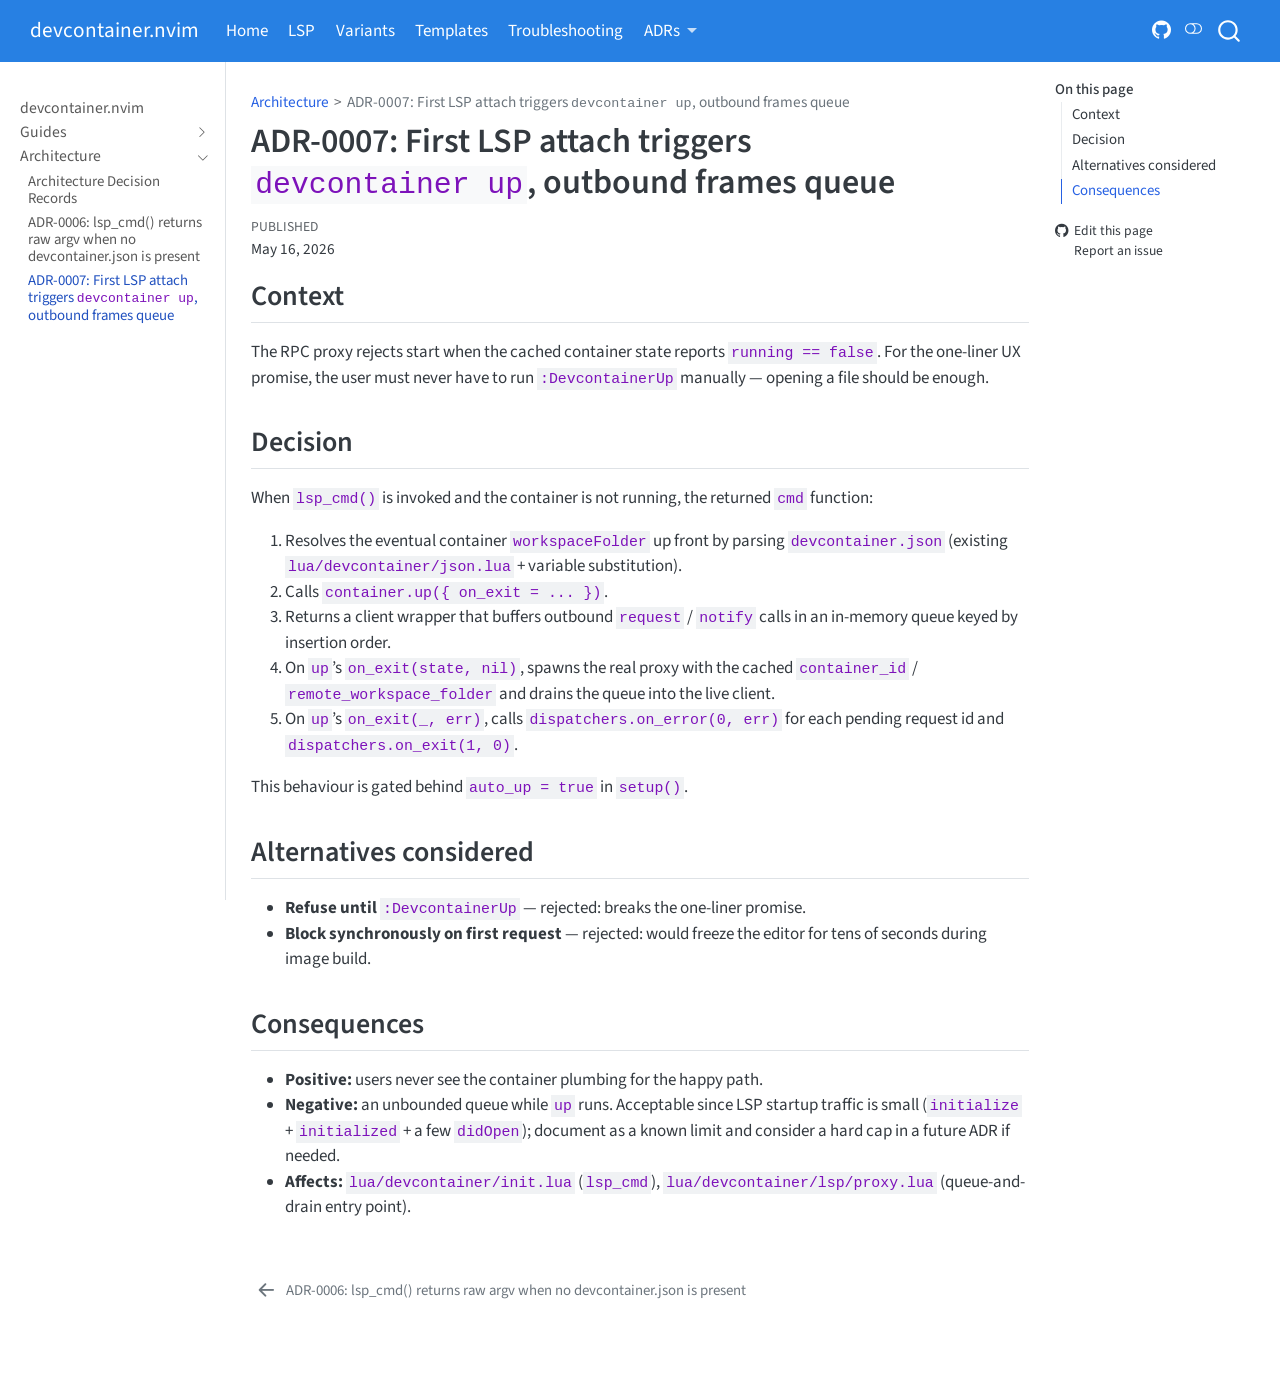
<file: adr/0007-lazy-container-up.html>
<!DOCTYPE html>
<html xmlns="http://www.w3.org/1999/xhtml" lang="en" xml:lang="en"><head>

<meta charset="utf-8">
<meta name="generator" content="quarto-1.9.37">

<meta name="viewport" content="width=device-width, initial-scale=1.0, user-scalable=yes">

<meta name="dcterms.date" content="2026-05-16">

<title>ADR-0007: First LSP attach triggers devcontainer up, outbound frames queue – devcontainer.nvim</title>
<style>
/* Default styles provided by pandoc.
** See https://pandoc.org/MANUAL.html#variables-for-html for config info.
*/
code{white-space: pre-wrap;}
span.smallcaps{font-variant: small-caps;}
div.columns{display: flex; gap: min(4vw, 1.5em);}
div.column{flex: auto; overflow-x: auto;}
div.hanging-indent{margin-left: 1.5em; text-indent: -1.5em;}
ul.task-list{list-style: none;}
ul.task-list li input[type="checkbox"] {
  width: 0.8em;
  margin: 0 0.8em 0.2em -1em; /* quarto-specific, see https://github.com/quarto-dev/quarto-cli/issues/4556 */ 
  vertical-align: middle;
}
</style>


<script src="../site_libs/quarto-nav/quarto-nav.js"></script>
<script src="../site_libs/quarto-nav/headroom.min.js"></script>
<script src="../site_libs/clipboard/clipboard.min.js"></script>
<script src="../site_libs/quarto-search/autocomplete.umd.js"></script>
<script src="../site_libs/quarto-search/fuse.min.js"></script>
<script src="../site_libs/quarto-search/quarto-search.js"></script>
<meta name="quarto:offset" content="../">
<link href="../adr/0006-graceful-host-fallback.html" rel="prev">
<script src="../site_libs/quarto-html/quarto.js" type="module"></script>
<script src="../site_libs/quarto-html/tabsets/tabsets.js" type="module"></script>
<script src="../site_libs/quarto-html/popper.min.js"></script>
<script src="../site_libs/quarto-html/tippy.umd.min.js"></script>
<script src="../site_libs/quarto-html/anchor.min.js"></script>
<link href="../site_libs/quarto-html/tippy.css" rel="stylesheet">
<link href="../site_libs/quarto-html/quarto-syntax-highlighting-7f8f88aac4f3542376d5c11b86a4c14d.css" rel="stylesheet" class="quarto-color-scheme" id="quarto-text-highlighting-styles">
<link href="../site_libs/quarto-html/quarto-syntax-highlighting-dark-d0ae9245876894da5ac7e18953ecc5cc.css" rel="stylesheet" class="quarto-color-scheme quarto-color-alternate" id="quarto-text-highlighting-styles">
<link href="../site_libs/quarto-html/quarto-syntax-highlighting-7f8f88aac4f3542376d5c11b86a4c14d.css" rel="stylesheet" class="quarto-color-scheme-extra" id="quarto-text-highlighting-styles">
<script src="../site_libs/bootstrap/bootstrap.min.js"></script>
<link href="../site_libs/bootstrap/bootstrap-icons.css" rel="stylesheet">
<link href="../site_libs/bootstrap/bootstrap-706de625a270a2e3b5a79fc6171d4996.min.css" rel="stylesheet" append-hash="true" class="quarto-color-scheme" id="quarto-bootstrap" data-mode="light">
<link href="../site_libs/bootstrap/bootstrap-dark-45037d29abb783defc1217b633acaf95.min.css" rel="stylesheet" append-hash="true" class="quarto-color-scheme quarto-color-alternate" id="quarto-bootstrap" data-mode="dark">
<link href="../site_libs/bootstrap/bootstrap-706de625a270a2e3b5a79fc6171d4996.min.css" rel="stylesheet" append-hash="true" class="quarto-color-scheme-extra" id="quarto-bootstrap" data-mode="light">
<script id="quarto-search-options" type="application/json">{
  "location": "navbar",
  "copy-button": false,
  "collapse-after": 3,
  "panel-placement": "end",
  "type": "overlay",
  "limit": 50,
  "keyboard-shortcut": [
    "f",
    "/",
    "s"
  ],
  "show-item-context": false,
  "language": {
    "search-no-results-text": "No results",
    "search-matching-documents-text": "matching documents",
    "search-copy-link-title": "Copy link to search",
    "search-hide-matches-text": "Hide additional matches",
    "search-more-match-text": "more match in this document",
    "search-more-matches-text": "more matches in this document",
    "search-clear-button-title": "Clear",
    "search-text-placeholder": "",
    "search-detached-cancel-button-title": "Cancel",
    "search-submit-button-title": "Submit",
    "search-label": "Search"
  }
}</script>


</head>

<body class="nav-sidebar docked nav-fixed quarto-light"><script id="quarto-html-before-body" type="application/javascript">
    const toggleBodyColorMode = (bsSheetEl) => {
      const mode = bsSheetEl.getAttribute("data-mode");
      const bodyEl = window.document.querySelector("body");
      if (mode === "dark") {
        bodyEl.classList.add("quarto-dark");
        bodyEl.classList.remove("quarto-light");
      } else {
        bodyEl.classList.add("quarto-light");
        bodyEl.classList.remove("quarto-dark");
      }
    }
    const toggleBodyColorPrimary = () => {
      const bsSheetEl = window.document.querySelector("link#quarto-bootstrap:not([rel=disabled-stylesheet])");
      if (bsSheetEl) {
        toggleBodyColorMode(bsSheetEl);
      }
    }
    const setColorSchemeToggle = (alternate) => {
      const toggles = window.document.querySelectorAll('.quarto-color-scheme-toggle');
      for (let i=0; i < toggles.length; i++) {
        const toggle = toggles[i];
        if (toggle) {
          if (alternate) {
            toggle.classList.add("alternate");
          } else {
            toggle.classList.remove("alternate");
          }
        }
      }
    };
    const toggleColorMode = (alternate) => {
      // Switch the stylesheets
      const primaryStylesheets = window.document.querySelectorAll('link.quarto-color-scheme:not(.quarto-color-alternate)');
      const alternateStylesheets = window.document.querySelectorAll('link.quarto-color-scheme.quarto-color-alternate');
      manageTransitions('#quarto-margin-sidebar .nav-link', false);
      if (alternate) {
        // note: dark is layered on light, we don't disable primary!
        enableStylesheet(alternateStylesheets);
        for (const sheetNode of alternateStylesheets) {
          if (sheetNode.id === "quarto-bootstrap") {
            toggleBodyColorMode(sheetNode);
          }
        }
      } else {
        disableStylesheet(alternateStylesheets);
        enableStylesheet(primaryStylesheets)
        toggleBodyColorPrimary();
      }
      manageTransitions('#quarto-margin-sidebar .nav-link', true);
      // Switch the toggles
      setColorSchemeToggle(alternate)
      // Hack to workaround the fact that safari doesn't
      // properly recolor the scrollbar when toggling (#1455)
      if (navigator.userAgent.indexOf('Safari') > 0 && navigator.userAgent.indexOf('Chrome') == -1) {
        manageTransitions("body", false);
        window.scrollTo(0, 1);
        setTimeout(() => {
          window.scrollTo(0, 0);
          manageTransitions("body", true);
        }, 40);
      }
    }
    const disableStylesheet = (stylesheets) => {
      for (let i=0; i < stylesheets.length; i++) {
        const stylesheet = stylesheets[i];
        stylesheet.rel = 'disabled-stylesheet';
      }
    }
    const enableStylesheet = (stylesheets) => {
      for (let i=0; i < stylesheets.length; i++) {
        const stylesheet = stylesheets[i];
        if(stylesheet.rel !== 'stylesheet') { // for Chrome, which will still FOUC without this check
          stylesheet.rel = 'stylesheet';
        }
      }
    }
    const manageTransitions = (selector, allowTransitions) => {
      const els = window.document.querySelectorAll(selector);
      for (let i=0; i < els.length; i++) {
        const el = els[i];
        if (allowTransitions) {
          el.classList.remove('notransition');
        } else {
          el.classList.add('notransition');
        }
      }
    }
    const isFileUrl = () => {
      return window.location.protocol === 'file:';
    }
    const hasAlternateSentinel = () => {
      let styleSentinel = getColorSchemeSentinel();
      if (styleSentinel !== null) {
        return styleSentinel === "alternate";
      } else {
        return false;
      }
    }
    const setStyleSentinel = (alternate) => {
      const value = alternate ? "alternate" : "default";
      if (!isFileUrl()) {
        window.localStorage.setItem("quarto-color-scheme", value);
      } else {
        localAlternateSentinel = value;
      }
    }
    const getColorSchemeSentinel = () => {
      if (!isFileUrl()) {
        const storageValue = window.localStorage.getItem("quarto-color-scheme");
        return storageValue != null ? storageValue : localAlternateSentinel;
      } else {
        return localAlternateSentinel;
      }
    }
    const toggleGiscusIfUsed = (isAlternate, darkModeDefault) => {
      const baseTheme = document.querySelector('#giscus-base-theme')?.value ?? 'light';
      const alternateTheme = document.querySelector('#giscus-alt-theme')?.value ?? 'dark';
      let newTheme = '';
      if(authorPrefersDark) {
        newTheme = isAlternate ? baseTheme : alternateTheme;
      } else {
        newTheme = isAlternate ? alternateTheme : baseTheme;
      }
      const changeGiscusTheme = () => {
        // From: https://github.com/giscus/giscus/issues/336
        const sendMessage = (message) => {
          const iframe = document.querySelector('iframe.giscus-frame');
          if (!iframe) return;
          iframe.contentWindow.postMessage({ giscus: message }, 'https://giscus.app');
        }
        sendMessage({
          setConfig: {
            theme: newTheme
          }
        });
      }
      const isGiscussLoaded = window.document.querySelector('iframe.giscus-frame') !== null;
      if (isGiscussLoaded) {
        changeGiscusTheme();
      }
    };
    const authorPrefersDark = false;
    const darkModeDefault = authorPrefersDark;
      document.querySelector('link#quarto-text-highlighting-styles.quarto-color-scheme-extra').rel = 'disabled-stylesheet';
      document.querySelector('link#quarto-bootstrap.quarto-color-scheme-extra').rel = 'disabled-stylesheet';
    let localAlternateSentinel = darkModeDefault ? 'alternate' : 'default';
    // Dark / light mode switch
    window.quartoToggleColorScheme = () => {
      // Read the current dark / light value
      let toAlternate = !hasAlternateSentinel();
      toggleColorMode(toAlternate);
      setStyleSentinel(toAlternate);
      toggleGiscusIfUsed(toAlternate, darkModeDefault);
      window.dispatchEvent(new Event('resize'));
    };
    // Switch to dark mode if need be
    if (hasAlternateSentinel()) {
      toggleColorMode(true);
    } else {
      toggleColorMode(false);
    }
  </script>

<div id="quarto-search-results"></div>
  <header id="quarto-header" class="headroom fixed-top">
    <nav class="navbar navbar-expand-lg " data-bs-theme="dark">
      <div class="navbar-container container-fluid">
      <div class="navbar-brand-container mx-auto">
    <a class="navbar-brand" href="../index.html">
    <span class="navbar-title">devcontainer.nvim</span>
    </a>
  </div>
            <div id="quarto-search" class="" title="Search"></div>
          <button class="navbar-toggler" type="button" data-bs-toggle="collapse" data-bs-target="#navbarCollapse" aria-controls="navbarCollapse" role="menu" aria-expanded="false" aria-label="Toggle navigation" onclick="if (window.quartoToggleHeadroom) { window.quartoToggleHeadroom(); }">
  <span class="navbar-toggler-icon"></span>
</button>
          <div class="collapse navbar-collapse" id="navbarCollapse">
            <ul class="navbar-nav navbar-nav-scroll me-auto">
  <li class="nav-item">
    <a class="nav-link active" href="../index.html" aria-current="page"> 
<span class="menu-text">Home</span></a>
  </li>  
  <li class="nav-item">
    <a class="nav-link" href="../lsp.html"> 
<span class="menu-text">LSP</span></a>
  </li>  
  <li class="nav-item">
    <a class="nav-link" href="../variants.html"> 
<span class="menu-text">Variants</span></a>
  </li>  
  <li class="nav-item">
    <a class="nav-link" href="../templates.html"> 
<span class="menu-text">Templates</span></a>
  </li>  
  <li class="nav-item">
    <a class="nav-link" href="../troubleshooting.html"> 
<span class="menu-text">Troubleshooting</span></a>
  </li>  
  <li class="nav-item dropdown ">
    <a class="nav-link dropdown-toggle" href="#" id="nav-menu-adrs" role="link" data-bs-toggle="dropdown" aria-expanded="false">
 <span class="menu-text">ADRs</span>
    </a>
    <ul class="dropdown-menu" aria-labelledby="nav-menu-adrs">    
        <li>
    <a class="dropdown-item" href="../adr/index.html">
 <span class="dropdown-text">Overview</span></a>
  </li>  
        <li>
    <a class="dropdown-item" href="../adr/0006-graceful-host-fallback.html">
 <span class="dropdown-text">ADR-0006 Graceful host fallback</span></a>
  </li>  
        <li>
    <a class="dropdown-item" href="../adr/0007-lazy-container-up.html">
 <span class="dropdown-text">ADR-0007 Lazy container up</span></a>
  </li>  
    </ul>
  </li>
</ul>
            <ul class="navbar-nav navbar-nav-scroll ms-auto">
  <li class="nav-item compact">
    <a class="nav-link" href="https://github.com/riccardo-enr/devcontainer.nvim"> <i class="bi bi-github" role="img" aria-label="GitHub">
</i> 
<span class="menu-text"></span></a>
  </li>  
</ul>
          </div> <!-- /navcollapse -->
            <div class="quarto-navbar-tools">
  <a href="" class="quarto-color-scheme-toggle quarto-navigation-tool  px-1" onclick="window.quartoToggleColorScheme(); return false;" title="Toggle dark mode"><i class="bi"></i></a>
</div>
      </div> <!-- /container-fluid -->
    </nav>
  <nav class="quarto-secondary-nav">
    <div class="container-fluid d-flex">
      <button type="button" class="quarto-btn-toggle btn" data-bs-toggle="collapse" role="button" data-bs-target=".quarto-sidebar-collapse-item" aria-controls="quarto-sidebar" aria-expanded="false" aria-label="Toggle sidebar navigation" onclick="if (window.quartoToggleHeadroom) { window.quartoToggleHeadroom(); }">
        <i class="bi bi-layout-text-sidebar-reverse"></i>
      </button>
        <nav class="quarto-page-breadcrumbs" aria-label="breadcrumb"><ol class="breadcrumb"><li class="breadcrumb-item"><a href="../adr/index.html">Architecture</a></li><li class="breadcrumb-item"><a href="../adr/0007-lazy-container-up.html">ADR-0007: First LSP attach triggers <code>devcontainer up</code>, outbound frames queue</a></li></ol></nav>
        <a class="flex-grow-1" role="navigation" data-bs-toggle="collapse" data-bs-target=".quarto-sidebar-collapse-item" aria-controls="quarto-sidebar" aria-expanded="false" aria-label="Toggle sidebar navigation" onclick="if (window.quartoToggleHeadroom) { window.quartoToggleHeadroom(); }">      
        </a>
    </div>
  </nav>
</header>
<!-- content -->
<div id="quarto-content" class="quarto-container page-columns page-rows-contents page-layout-article page-navbar">
<!-- sidebar -->
  <nav id="quarto-sidebar" class="sidebar collapse collapse-horizontal quarto-sidebar-collapse-item sidebar-navigation docked overflow-auto">
    <div class="sidebar-menu-container"> 
    <ul class="list-unstyled mt-1">
        <li class="sidebar-item">
  <div class="sidebar-item-container"> 
  <a href="../index.html" class="sidebar-item-text sidebar-link">
 <span class="menu-text">devcontainer.nvim</span></a>
  </div>
</li>
        <li class="sidebar-item sidebar-item-section">
      <div class="sidebar-item-container"> 
            <a class="sidebar-item-text sidebar-link text-start collapsed" data-bs-toggle="collapse" data-bs-target="#quarto-sidebar-section-1" role="navigation" aria-expanded="false">
 <span class="menu-text">Guides</span></a>
          <a class="sidebar-item-toggle text-start collapsed" data-bs-toggle="collapse" data-bs-target="#quarto-sidebar-section-1" role="navigation" aria-expanded="false" aria-label="Toggle section">
            <i class="bi bi-chevron-right ms-2"></i>
          </a> 
      </div>
      <ul id="quarto-sidebar-section-1" class="collapse list-unstyled sidebar-section depth1 ">  
          <li class="sidebar-item">
  <div class="sidebar-item-container"> 
  <a href="../lsp.html" class="sidebar-item-text sidebar-link">
 <span class="menu-text">LSP in the container</span></a>
  </div>
</li>
          <li class="sidebar-item">
  <div class="sidebar-item-container"> 
  <a href="../variants.html" class="sidebar-item-text sidebar-link">
 <span class="menu-text">Variants</span></a>
  </div>
</li>
          <li class="sidebar-item">
  <div class="sidebar-item-container"> 
  <a href="../templates.html" class="sidebar-item-text sidebar-link">
 <span class="menu-text">Templates</span></a>
  </div>
</li>
          <li class="sidebar-item">
  <div class="sidebar-item-container"> 
  <a href="../troubleshooting.html" class="sidebar-item-text sidebar-link">
 <span class="menu-text">Troubleshooting</span></a>
  </div>
</li>
      </ul>
  </li>
        <li class="sidebar-item sidebar-item-section">
      <div class="sidebar-item-container"> 
            <a class="sidebar-item-text sidebar-link text-start" data-bs-toggle="collapse" data-bs-target="#quarto-sidebar-section-2" role="navigation" aria-expanded="true">
 <span class="menu-text">Architecture</span></a>
          <a class="sidebar-item-toggle text-start" data-bs-toggle="collapse" data-bs-target="#quarto-sidebar-section-2" role="navigation" aria-expanded="true" aria-label="Toggle section">
            <i class="bi bi-chevron-right ms-2"></i>
          </a> 
      </div>
      <ul id="quarto-sidebar-section-2" class="collapse list-unstyled sidebar-section depth1 show">  
          <li class="sidebar-item">
  <div class="sidebar-item-container"> 
  <a href="../adr/index.html" class="sidebar-item-text sidebar-link">
 <span class="menu-text">Architecture Decision Records</span></a>
  </div>
</li>
          <li class="sidebar-item">
  <div class="sidebar-item-container"> 
  <a href="../adr/0006-graceful-host-fallback.html" class="sidebar-item-text sidebar-link">
 <span class="menu-text">ADR-0006: lsp_cmd() returns raw argv when no devcontainer.json is present</span></a>
  </div>
</li>
          <li class="sidebar-item">
  <div class="sidebar-item-container"> 
  <a href="../adr/0007-lazy-container-up.html" class="sidebar-item-text sidebar-link active">
 <span class="menu-text">ADR-0007: First LSP attach triggers <code>devcontainer up</code>, outbound frames queue</span></a>
  </div>
</li>
      </ul>
  </li>
    </ul>
    </div>
</nav>
<div id="quarto-sidebar-glass" class="quarto-sidebar-collapse-item" data-bs-toggle="collapse" data-bs-target=".quarto-sidebar-collapse-item"></div>
<!-- margin-sidebar -->
    <div id="quarto-margin-sidebar" class="sidebar margin-sidebar">
        <nav id="TOC" role="doc-toc" class="toc-active">
    <h2 id="toc-title">On this page</h2>
   
  <ul>
  <li><a href="#context" id="toc-context" class="nav-link active" data-scroll-target="#context">Context</a></li>
  <li><a href="#decision" id="toc-decision" class="nav-link" data-scroll-target="#decision">Decision</a></li>
  <li><a href="#alternatives-considered" id="toc-alternatives-considered" class="nav-link" data-scroll-target="#alternatives-considered">Alternatives considered</a></li>
  <li><a href="#consequences" id="toc-consequences" class="nav-link" data-scroll-target="#consequences">Consequences</a></li>
  </ul>
<div class="toc-actions"><ul><li><a href="https://github.com/riccardo-enr/devcontainer.nvim/edit/main/adr/0007-lazy-container-up.qmd" class="toc-action"><i class="bi bi-github"></i>Edit this page</a></li><li><a href="https://github.com/riccardo-enr/devcontainer.nvim/issues/new" class="toc-action"><i class="bi empty"></i>Report an issue</a></li></ul></div></nav>
    </div>
<!-- main -->
<main class="content" id="quarto-document-content">


<header id="title-block-header" class="quarto-title-block default"><nav class="quarto-page-breadcrumbs quarto-title-breadcrumbs d-none d-lg-block" aria-label="breadcrumb"><ol class="breadcrumb"><li class="breadcrumb-item"><a href="../adr/index.html">Architecture</a></li><li class="breadcrumb-item"><a href="../adr/0007-lazy-container-up.html">ADR-0007: First LSP attach triggers <code>devcontainer up</code>, outbound frames queue</a></li></ol></nav>
<div class="quarto-title">
<h1 class="title">ADR-0007: First LSP attach triggers <code>devcontainer up</code>, outbound frames queue</h1>
</div>



<div class="quarto-title-meta">

    
    <div>
    <div class="quarto-title-meta-heading">Published</div>
    <div class="quarto-title-meta-contents">
      <p class="date">May 16, 2026</p>
    </div>
  </div>
  
    
  </div>
  


</header>


<section id="context" class="level2">
<h2 class="anchored" data-anchor-id="context">Context</h2>
<p>The RPC proxy rejects start when the cached container state reports <code>running == false</code>. For the one-liner UX promise, the user must never have to run <code>:DevcontainerUp</code> manually — opening a file should be enough.</p>
</section>
<section id="decision" class="level2">
<h2 class="anchored" data-anchor-id="decision">Decision</h2>
<p>When <code>lsp_cmd()</code> is invoked and the container is not running, the returned <code>cmd</code> function:</p>
<ol type="1">
<li>Resolves the eventual container <code>workspaceFolder</code> up front by parsing <code>devcontainer.json</code> (existing <code>lua/devcontainer/json.lua</code> + variable substitution).</li>
<li>Calls <code>container.up({ on_exit = ... })</code>.</li>
<li>Returns a client wrapper that buffers outbound <code>request</code> / <code>notify</code> calls in an in-memory queue keyed by insertion order.</li>
<li>On <code>up</code>’s <code>on_exit(state, nil)</code>, spawns the real proxy with the cached <code>container_id</code> / <code>remote_workspace_folder</code> and drains the queue into the live client.</li>
<li>On <code>up</code>’s <code>on_exit(_, err)</code>, calls <code>dispatchers.on_error(0, err)</code> for each pending request id and <code>dispatchers.on_exit(1, 0)</code>.</li>
</ol>
<p>This behaviour is gated behind <code>auto_up = true</code> in <code>setup()</code>.</p>
</section>
<section id="alternatives-considered" class="level2">
<h2 class="anchored" data-anchor-id="alternatives-considered">Alternatives considered</h2>
<ul>
<li><strong>Refuse until <code>:DevcontainerUp</code></strong> — rejected: breaks the one-liner promise.</li>
<li><strong>Block synchronously on first request</strong> — rejected: would freeze the editor for tens of seconds during image build.</li>
</ul>
</section>
<section id="consequences" class="level2">
<h2 class="anchored" data-anchor-id="consequences">Consequences</h2>
<ul>
<li><strong>Positive:</strong> users never see the container plumbing for the happy path.</li>
<li><strong>Negative:</strong> an unbounded queue while <code>up</code> runs. Acceptable since LSP startup traffic is small (<code>initialize</code> + <code>initialized</code> + a few <code>didOpen</code>); document as a known limit and consider a hard cap in a future ADR if needed.</li>
<li><strong>Affects:</strong> <code>lua/devcontainer/init.lua</code> (<code>lsp_cmd</code>), <code>lua/devcontainer/lsp/proxy.lua</code> (queue-and-drain entry point).</li>
</ul>


</section>

</main> <!-- /main -->
<script id="quarto-html-after-body" type="application/javascript">
  window.document.addEventListener("DOMContentLoaded", function (event) {
    // Ensure there is a toggle, if there isn't float one in the top right
    if (window.document.querySelector('.quarto-color-scheme-toggle') === null) {
      const a = window.document.createElement('a');
      a.classList.add('top-right');
      a.classList.add('quarto-color-scheme-toggle');
      a.href = "";
      a.onclick = function() { try { window.quartoToggleColorScheme(); } catch {} return false; };
      const i = window.document.createElement("i");
      i.classList.add('bi');
      a.appendChild(i);
      window.document.body.appendChild(a);
    }
    setColorSchemeToggle(hasAlternateSentinel())
    const icon = "";
    const anchorJS = new window.AnchorJS();
    anchorJS.options = {
      placement: 'right',
      icon: icon
    };
    anchorJS.add('.anchored');
    const isCodeAnnotation = (el) => {
      for (const clz of el.classList) {
        if (clz.startsWith('code-annotation-')) {                     
          return true;
        }
      }
      return false;
    }
    const onCopySuccess = function(e) {
      // button target
      const button = e.trigger;
      // don't keep focus
      button.blur();
      // flash "checked"
      button.classList.add('code-copy-button-checked');
      var currentTitle = button.getAttribute("title");
      button.setAttribute("title", "Copied!");
      let tooltip;
      if (window.bootstrap) {
        button.setAttribute("data-bs-toggle", "tooltip");
        button.setAttribute("data-bs-placement", "left");
        button.setAttribute("data-bs-title", "Copied!");
        tooltip = new bootstrap.Tooltip(button, 
          { trigger: "manual", 
            customClass: "code-copy-button-tooltip",
            offset: [0, -8]});
        tooltip.show();    
      }
      setTimeout(function() {
        if (tooltip) {
          tooltip.hide();
          button.removeAttribute("data-bs-title");
          button.removeAttribute("data-bs-toggle");
          button.removeAttribute("data-bs-placement");
        }
        button.setAttribute("title", currentTitle);
        button.classList.remove('code-copy-button-checked');
      }, 1000);
      // clear code selection
      e.clearSelection();
    }
    const getTextToCopy = function(trigger) {
      const outerScaffold = trigger.parentElement.cloneNode(true);
      const codeEl = outerScaffold.querySelector('code');
      for (const childEl of codeEl.children) {
        if (isCodeAnnotation(childEl)) {
          childEl.remove();
        }
      }
      return codeEl.innerText;
    }
    const clipboard = new window.ClipboardJS('.code-copy-button:not([data-in-quarto-modal])', {
      text: getTextToCopy
    });
    clipboard.on('success', onCopySuccess);
    if (window.document.getElementById('quarto-embedded-source-code-modal')) {
      const clipboardModal = new window.ClipboardJS('.code-copy-button[data-in-quarto-modal]', {
        text: getTextToCopy,
        container: window.document.getElementById('quarto-embedded-source-code-modal')
      });
      clipboardModal.on('success', onCopySuccess);
    }
      var localhostRegex = new RegExp(/^(?:http|https):\/\/localhost\:?[0-9]*\//);
      var mailtoRegex = new RegExp(/^mailto:/);
        var filterRegex = new RegExp('/' + window.location.host + '/');
      var isInternal = (href) => {
          return filterRegex.test(href) || localhostRegex.test(href) || mailtoRegex.test(href);
      }
      // Inspect non-navigation links and adorn them if external
     var links = window.document.querySelectorAll('a[href]:not(.nav-link):not(.navbar-brand):not(.toc-action):not(.sidebar-link):not(.sidebar-item-toggle):not(.pagination-link):not(.no-external):not([aria-hidden]):not(.dropdown-item):not(.quarto-navigation-tool):not(.about-link)');
      for (var i=0; i<links.length; i++) {
        const link = links[i];
        if (!isInternal(link.href)) {
          // undo the damage that might have been done by quarto-nav.js in the case of
          // links that we want to consider external
          if (link.dataset.originalHref !== undefined) {
            link.href = link.dataset.originalHref;
          }
        }
      }
    function tippyHover(el, contentFn, onTriggerFn, onUntriggerFn) {
      const config = {
        allowHTML: true,
        maxWidth: 500,
        delay: 100,
        arrow: false,
        appendTo: function(el) {
            return el.parentElement;
        },
        interactive: true,
        interactiveBorder: 10,
        theme: 'quarto',
        placement: 'bottom-start',
      };
      if (contentFn) {
        config.content = contentFn;
      }
      if (onTriggerFn) {
        config.onTrigger = onTriggerFn;
      }
      if (onUntriggerFn) {
        config.onUntrigger = onUntriggerFn;
      }
      window.tippy(el, config); 
    }
    const noterefs = window.document.querySelectorAll('a[role="doc-noteref"]');
    for (var i=0; i<noterefs.length; i++) {
      const ref = noterefs[i];
      tippyHover(ref, function() {
        // use id or data attribute instead here
        let href = ref.getAttribute('data-footnote-href') || ref.getAttribute('href');
        try { href = new URL(href).hash; } catch {}
        const id = href.replace(/^#\/?/, "");
        const note = window.document.getElementById(id);
        if (note) {
          return note.innerHTML;
        } else {
          return "";
        }
      });
    }
    const xrefs = window.document.querySelectorAll('a.quarto-xref');
    const processXRef = (id, note) => {
      // Strip column container classes
      const stripColumnClz = (el) => {
        el.classList.remove("page-full", "page-columns");
        if (el.children) {
          for (const child of el.children) {
            stripColumnClz(child);
          }
        }
      }
      stripColumnClz(note)
      if (id === null || id.startsWith('sec-')) {
        // Special case sections, only their first couple elements
        const container = document.createElement("div");
        if (note.children && note.children.length > 2) {
          container.appendChild(note.children[0].cloneNode(true));
          for (let i = 1; i < note.children.length; i++) {
            const child = note.children[i];
            if (child.tagName === "P" && child.innerText === "") {
              continue;
            } else {
              container.appendChild(child.cloneNode(true));
              break;
            }
          }
          if (window.Quarto?.typesetMath) {
            window.Quarto.typesetMath(container);
          }
          return container.innerHTML
        } else {
          if (window.Quarto?.typesetMath) {
            window.Quarto.typesetMath(note);
          }
          return note.innerHTML;
        }
      } else {
        // Remove any anchor links if they are present
        const anchorLink = note.querySelector('a.anchorjs-link');
        if (anchorLink) {
          anchorLink.remove();
        }
        if (window.Quarto?.typesetMath) {
          window.Quarto.typesetMath(note);
        }
        if (note.classList.contains("callout")) {
          return note.outerHTML;
        } else {
          return note.innerHTML;
        }
      }
    }
    for (var i=0; i<xrefs.length; i++) {
      const xref = xrefs[i];
      tippyHover(xref, undefined, function(instance) {
        instance.disable();
        let url = xref.getAttribute('href');
        let hash = undefined; 
        if (url.startsWith('#')) {
          hash = url;
        } else {
          try { hash = new URL(url).hash; } catch {}
        }
        if (hash) {
          const id = hash.replace(/^#\/?/, "");
          const note = window.document.getElementById(id);
          if (note !== null) {
            try {
              const html = processXRef(id, note.cloneNode(true));
              instance.setContent(html);
            } finally {
              instance.enable();
              instance.show();
            }
          } else {
            // See if we can fetch this
            fetch(url.split('#')[0])
            .then(res => res.text())
            .then(html => {
              const parser = new DOMParser();
              const htmlDoc = parser.parseFromString(html, "text/html");
              const note = htmlDoc.getElementById(id);
              if (note !== null) {
                const html = processXRef(id, note);
                instance.setContent(html);
              } 
            }).finally(() => {
              instance.enable();
              instance.show();
            });
          }
        } else {
          // See if we can fetch a full url (with no hash to target)
          // This is a special case and we should probably do some content thinning / targeting
          fetch(url)
          .then(res => res.text())
          .then(html => {
            const parser = new DOMParser();
            const htmlDoc = parser.parseFromString(html, "text/html");
            const note = htmlDoc.querySelector('main.content');
            if (note !== null) {
              // This should only happen for chapter cross references
              // (since there is no id in the URL)
              // remove the first header
              if (note.children.length > 0 && note.children[0].tagName === "HEADER") {
                note.children[0].remove();
              }
              const html = processXRef(null, note);
              instance.setContent(html);
            } 
          }).finally(() => {
            instance.enable();
            instance.show();
          });
        }
      }, function(instance) {
      });
    }
        let selectedAnnoteEl;
        const selectorForAnnotation = ( cell, annotation) => {
          let cellAttr = 'data-code-cell="' + cell + '"';
          let lineAttr = 'data-code-annotation="' +  annotation + '"';
          const selector = 'span[' + cellAttr + '][' + lineAttr + ']';
          return selector;
        }
        const selectCodeLines = (annoteEl) => {
          const doc = window.document;
          const targetCell = annoteEl.getAttribute("data-target-cell");
          const targetAnnotation = annoteEl.getAttribute("data-target-annotation");
          const annoteSpan = window.document.querySelector(selectorForAnnotation(targetCell, targetAnnotation));
          const lines = annoteSpan.getAttribute("data-code-lines").split(",");
          const lineIds = lines.map((line) => {
            return targetCell + "-" + line;
          })
          let top = null;
          let height = null;
          let parent = null;
          if (lineIds.length > 0) {
              //compute the position of the single el (top and bottom and make a div)
              const el = window.document.getElementById(lineIds[0]);
              top = el.offsetTop;
              height = el.offsetHeight;
              parent = el.parentElement.parentElement;
            if (lineIds.length > 1) {
              const lastEl = window.document.getElementById(lineIds[lineIds.length - 1]);
              const bottom = lastEl.offsetTop + lastEl.offsetHeight;
              height = bottom - top;
            }
            if (top !== null && height !== null && parent !== null) {
              // cook up a div (if necessary) and position it 
              let div = window.document.getElementById("code-annotation-line-highlight");
              if (div === null) {
                div = window.document.createElement("div");
                div.setAttribute("id", "code-annotation-line-highlight");
                div.style.position = 'absolute';
                parent.appendChild(div);
              }
              div.style.top = top - 2 + "px";
              div.style.height = height + 4 + "px";
              div.style.left = 0;
              let gutterDiv = window.document.getElementById("code-annotation-line-highlight-gutter");
              if (gutterDiv === null) {
                gutterDiv = window.document.createElement("div");
                gutterDiv.setAttribute("id", "code-annotation-line-highlight-gutter");
                gutterDiv.style.position = 'absolute';
                const codeCell = window.document.getElementById(targetCell);
                const gutter = codeCell.querySelector('.code-annotation-gutter');
                gutter.appendChild(gutterDiv);
              }
              gutterDiv.style.top = top - 2 + "px";
              gutterDiv.style.height = height + 4 + "px";
            }
            selectedAnnoteEl = annoteEl;
          }
        };
        const unselectCodeLines = () => {
          const elementsIds = ["code-annotation-line-highlight", "code-annotation-line-highlight-gutter"];
          elementsIds.forEach((elId) => {
            const div = window.document.getElementById(elId);
            if (div) {
              div.remove();
            }
          });
          selectedAnnoteEl = undefined;
        };
          // Handle positioning of the toggle
      window.addEventListener(
        "resize",
        throttle(() => {
          elRect = undefined;
          if (selectedAnnoteEl) {
            selectCodeLines(selectedAnnoteEl);
          }
        }, 10)
      );
      function throttle(fn, ms) {
      let throttle = false;
      let timer;
        return (...args) => {
          if(!throttle) { // first call gets through
              fn.apply(this, args);
              throttle = true;
          } else { // all the others get throttled
              if(timer) clearTimeout(timer); // cancel #2
              timer = setTimeout(() => {
                fn.apply(this, args);
                timer = throttle = false;
              }, ms);
          }
        };
      }
        // Attach click handler to the DT
        const annoteDls = window.document.querySelectorAll('dt[data-target-cell]');
        for (const annoteDlNode of annoteDls) {
          annoteDlNode.addEventListener('click', (event) => {
            const clickedEl = event.target;
            if (clickedEl !== selectedAnnoteEl) {
              unselectCodeLines();
              const activeEl = window.document.querySelector('dt[data-target-cell].code-annotation-active');
              if (activeEl) {
                activeEl.classList.remove('code-annotation-active');
              }
              selectCodeLines(clickedEl);
              clickedEl.classList.add('code-annotation-active');
            } else {
              // Unselect the line
              unselectCodeLines();
              clickedEl.classList.remove('code-annotation-active');
            }
          });
        }
    const findCites = (el) => {
      const parentEl = el.parentElement;
      if (parentEl) {
        const cites = parentEl.dataset.cites;
        if (cites) {
          return {
            el,
            cites: cites.split(' ')
          };
        } else {
          return findCites(el.parentElement)
        }
      } else {
        return undefined;
      }
    };
    var bibliorefs = window.document.querySelectorAll('a[role="doc-biblioref"]');
    for (var i=0; i<bibliorefs.length; i++) {
      const ref = bibliorefs[i];
      const citeInfo = findCites(ref);
      if (citeInfo) {
        tippyHover(citeInfo.el, function() {
          var popup = window.document.createElement('div');
          citeInfo.cites.forEach(function(cite) {
            var citeDiv = window.document.createElement('div');
            citeDiv.classList.add('hanging-indent');
            citeDiv.classList.add('csl-entry');
            var biblioDiv = window.document.getElementById('ref-' + cite);
            if (biblioDiv) {
              citeDiv.innerHTML = biblioDiv.innerHTML;
            }
            popup.appendChild(citeDiv);
          });
          return popup.innerHTML;
        });
      }
    }
  });
  </script>
<nav class="page-navigation">
  <div class="nav-page nav-page-previous">
      <a href="../adr/0006-graceful-host-fallback.html" class="pagination-link" aria-label="ADR-0006: lsp_cmd() returns raw argv when no devcontainer.json is present">
        <i class="bi bi-arrow-left-short"></i> <span class="nav-page-text">ADR-0006: lsp_cmd() returns raw argv when no devcontainer.json is present</span>
      </a>          
  </div>
  <div class="nav-page nav-page-next">
  </div>
</nav>
</div> <!-- /content -->




<footer class="footer"><div class="nav-footer"><div class="nav-footer-center"><div class="toc-actions d-sm-block d-md-none"><ul><li><a href="https://github.com/riccardo-enr/devcontainer.nvim/edit/main/adr/0007-lazy-container-up.qmd" class="toc-action"><i class="bi bi-github"></i>Edit this page</a></li><li><a href="https://github.com/riccardo-enr/devcontainer.nvim/issues/new" class="toc-action"><i class="bi empty"></i>Report an issue</a></li></ul></div></div></div></footer></body></html>
</file>
<file: site_libs/quarto-html/tippy.css>
.tippy-box[data-animation=fade][data-state=hidden]{opacity:0}[data-tippy-root]{max-width:calc(100vw - 10px)}.tippy-box{position:relative;background-color:#333;color:#fff;border-radius:4px;font-size:14px;line-height:1.4;white-space:normal;outline:0;transition-property:transform,visibility,opacity}.tippy-box[data-placement^=top]>.tippy-arrow{bottom:0}.tippy-box[data-placement^=top]>.tippy-arrow:before{bottom:-7px;left:0;border-width:8px 8px 0;border-top-color:initial;transform-origin:center top}.tippy-box[data-placement^=bottom]>.tippy-arrow{top:0}.tippy-box[data-placement^=bottom]>.tippy-arrow:before{top:-7px;left:0;border-width:0 8px 8px;border-bottom-color:initial;transform-origin:center bottom}.tippy-box[data-placement^=left]>.tippy-arrow{right:0}.tippy-box[data-placement^=left]>.tippy-arrow:before{border-width:8px 0 8px 8px;border-left-color:initial;right:-7px;transform-origin:center left}.tippy-box[data-placement^=right]>.tippy-arrow{left:0}.tippy-box[data-placement^=right]>.tippy-arrow:before{left:-7px;border-width:8px 8px 8px 0;border-right-color:initial;transform-origin:center right}.tippy-box[data-inertia][data-state=visible]{transition-timing-function:cubic-bezier(.54,1.5,.38,1.11)}.tippy-arrow{width:16px;height:16px;color:#333}.tippy-arrow:before{content:"";position:absolute;border-color:transparent;border-style:solid}.tippy-content{position:relative;padding:5px 9px;z-index:1}
</file>
<file: site_libs/quarto-html/quarto-syntax-highlighting-7f8f88aac4f3542376d5c11b86a4c14d.css>
/* quarto syntax highlight colors */
:root {
  --quarto-hl-ot-color: #003B4F;
  --quarto-hl-at-color: #657422;
  --quarto-hl-ss-color: #20794D;
  --quarto-hl-an-color: #5E5E5E;
  --quarto-hl-fu-color: #4758AB;
  --quarto-hl-st-color: #20794D;
  --quarto-hl-cf-color: #003B4F;
  --quarto-hl-op-color: #5E5E5E;
  --quarto-hl-er-color: #AD0000;
  --quarto-hl-bn-color: #AD0000;
  --quarto-hl-al-color: #AD0000;
  --quarto-hl-va-color: #111111;
  --quarto-hl-bu-color: inherit;
  --quarto-hl-ex-color: inherit;
  --quarto-hl-pp-color: #AD0000;
  --quarto-hl-in-color: #5E5E5E;
  --quarto-hl-vs-color: #20794D;
  --quarto-hl-wa-color: #5E5E5E;
  --quarto-hl-do-color: #5E5E5E;
  --quarto-hl-im-color: #00769E;
  --quarto-hl-ch-color: #20794D;
  --quarto-hl-dt-color: #AD0000;
  --quarto-hl-fl-color: #AD0000;
  --quarto-hl-co-color: #5E5E5E;
  --quarto-hl-cv-color: #5E5E5E;
  --quarto-hl-cn-color: #8f5902;
  --quarto-hl-sc-color: #5E5E5E;
  --quarto-hl-dv-color: #AD0000;
  --quarto-hl-kw-color: #003B4F;
}

/* other quarto variables */
:root {
  --quarto-font-monospace: SFMono-Regular, Menlo, Monaco, Consolas, "Liberation Mono", "Courier New", monospace;
}

/* syntax highlight based on Pandoc's rules */
pre > code.sourceCode > span {
  color: #003B4F;
}

code.sourceCode > span {
  color: #003B4F;
}

div.sourceCode,
div.sourceCode pre.sourceCode {
  color: #003B4F;
}

/* Normal */
code span {
  color: #003B4F;
}

/* Alert */
code span.al {
  color: #AD0000;
  font-style: inherit;
}

/* Annotation */
code span.an {
  color: #5E5E5E;
  font-style: inherit;
}

/* Attribute */
code span.at {
  color: #657422;
  font-style: inherit;
}

/* BaseN */
code span.bn {
  color: #AD0000;
  font-style: inherit;
}

/* BuiltIn */
code span.bu {
  font-style: inherit;
}

/* ControlFlow */
code span.cf {
  color: #003B4F;
  font-weight: bold;
  font-style: inherit;
}

/* Char */
code span.ch {
  color: #20794D;
  font-style: inherit;
}

/* Constant */
code span.cn {
  color: #8f5902;
  font-style: inherit;
}

/* Comment */
code span.co {
  color: #5E5E5E;
  font-style: inherit;
}

/* CommentVar */
code span.cv {
  color: #5E5E5E;
  font-style: italic;
}

/* Documentation */
code span.do {
  color: #5E5E5E;
  font-style: italic;
}

/* DataType */
code span.dt {
  color: #AD0000;
  font-style: inherit;
}

/* DecVal */
code span.dv {
  color: #AD0000;
  font-style: inherit;
}

/* Error */
code span.er {
  color: #AD0000;
  font-style: inherit;
}

/* Extension */
code span.ex {
  font-style: inherit;
}

/* Float */
code span.fl {
  color: #AD0000;
  font-style: inherit;
}

/* Function */
code span.fu {
  color: #4758AB;
  font-style: inherit;
}

/* Import */
code span.im {
  color: #00769E;
  font-style: inherit;
}

/* Information */
code span.in {
  color: #5E5E5E;
  font-style: inherit;
}

/* Keyword */
code span.kw {
  color: #003B4F;
  font-weight: bold;
  font-style: inherit;
}

/* Operator */
code span.op {
  color: #5E5E5E;
  font-style: inherit;
}

/* Other */
code span.ot {
  color: #003B4F;
  font-style: inherit;
}

/* Preprocessor */
code span.pp {
  color: #AD0000;
  font-style: inherit;
}

/* SpecialChar */
code span.sc {
  color: #5E5E5E;
  font-style: inherit;
}

/* SpecialString */
code span.ss {
  color: #20794D;
  font-style: inherit;
}

/* String */
code span.st {
  color: #20794D;
  font-style: inherit;
}

/* Variable */
code span.va {
  color: #111111;
  font-style: inherit;
}

/* VerbatimString */
code span.vs {
  color: #20794D;
  font-style: inherit;
}

/* Warning */
code span.wa {
  color: #5E5E5E;
  font-style: italic;
}

.prevent-inlining {
  content: "</";
}

/*# sourceMappingURL=789ad8cd35626ba772517505b42a116e.css.map */
</file>
<file: site_libs/quarto-html/quarto-syntax-highlighting-dark-d0ae9245876894da5ac7e18953ecc5cc.css>
/* quarto syntax highlight colors */
:root {
  --quarto-hl-al-color: #f07178;
  --quarto-hl-an-color: #d4d0ab;
  --quarto-hl-at-color: #00e0e0;
  --quarto-hl-bn-color: #d4d0ab;
  --quarto-hl-bu-color: #abe338;
  --quarto-hl-ch-color: #abe338;
  --quarto-hl-co-color: #f8f8f2;
  --quarto-hl-cv-color: #ffd700;
  --quarto-hl-cn-color: #ffd700;
  --quarto-hl-cf-color: #ffa07a;
  --quarto-hl-dt-color: #ffa07a;
  --quarto-hl-dv-color: #d4d0ab;
  --quarto-hl-do-color: #f8f8f2;
  --quarto-hl-er-color: #f07178;
  --quarto-hl-ex-color: #00e0e0;
  --quarto-hl-fl-color: #d4d0ab;
  --quarto-hl-fu-color: #ffa07a;
  --quarto-hl-im-color: #abe338;
  --quarto-hl-in-color: #d4d0ab;
  --quarto-hl-kw-color: #ffa07a;
  --quarto-hl-op-color: #ffa07a;
  --quarto-hl-ot-color: #00e0e0;
  --quarto-hl-pp-color: #dcc6e0;
  --quarto-hl-re-color: #00e0e0;
  --quarto-hl-sc-color: #abe338;
  --quarto-hl-ss-color: #abe338;
  --quarto-hl-st-color: #abe338;
  --quarto-hl-va-color: #00e0e0;
  --quarto-hl-vs-color: #abe338;
  --quarto-hl-wa-color: #dcc6e0;
}

/* other quarto variables */
:root {
  --quarto-font-monospace: SFMono-Regular, Menlo, Monaco, Consolas, "Liberation Mono", "Courier New", monospace;
}

/* syntax highlight based on Pandoc's rules */
pre > code.sourceCode > span {
  color: #f8f8f2;
}

code.sourceCode > span {
  color: #f8f8f2;
}

div.sourceCode,
div.sourceCode pre.sourceCode {
  color: #f8f8f2;
}

/* Normal */
code span {
  color: #f8f8f2;
}

/* Alert */
code span.al {
  color: #f07178;
}

/* Annotation */
code span.an {
  color: #d4d0ab;
}

/* Attribute */
code span.at {
  color: #00e0e0;
}

/* BaseN */
code span.bn {
  color: #d4d0ab;
}

/* BuiltIn */
code span.bu {
  color: #abe338;
}

/* ControlFlow */
code span.cf {
  font-weight: bold;
  color: #ffa07a;
}

/* Char */
code span.ch {
  color: #abe338;
}

/* Constant */
code span.cn {
  color: #ffd700;
}

/* Comment */
code span.co {
  font-style: italic;
  color: #f8f8f2;
}

/* CommentVar */
code span.cv {
  color: #ffd700;
}

/* Documentation */
code span.do {
  color: #f8f8f2;
}

/* DataType */
code span.dt {
  color: #ffa07a;
}

/* DecVal */
code span.dv {
  color: #d4d0ab;
}

/* Error */
code span.er {
  color: #f07178;
  text-decoration: underline;
}

/* Extension */
code span.ex {
  font-weight: bold;
  color: #00e0e0;
}

/* Float */
code span.fl {
  color: #d4d0ab;
}

/* Function */
code span.fu {
  color: #ffa07a;
}

/* Import */
code span.im {
  color: #abe338;
}

/* Information */
code span.in {
  color: #d4d0ab;
}

/* Keyword */
code span.kw {
  font-weight: bold;
  color: #ffa07a;
}

/* Operator */
code span.op {
  color: #ffa07a;
}

/* Other */
code span.ot {
  color: #00e0e0;
}

/* Preprocessor */
code span.pp {
  color: #dcc6e0;
}

/* RegionMarker */
code span.re {
  background-color: #f8f8f2;
  color: #00e0e0;
}

/* SpecialChar */
code span.sc {
  color: #abe338;
}

/* SpecialString */
code span.ss {
  color: #abe338;
}

/* String */
code span.st {
  color: #abe338;
}

/* Variable */
code span.va {
  color: #00e0e0;
}

/* VerbatimString */
code span.vs {
  color: #abe338;
}

/* Warning */
code span.wa {
  color: #dcc6e0;
}

.prevent-inlining {
  content: "</";
}

/*# sourceMappingURL=e2dac9153eaf3c552d5043f9565d03d7.css.map */
</file>
<file: site_libs/quarto-diagram/mermaid.css>
.mermaidTooltip {
  position: absolute;
  text-align: center;
  max-width: 200px;
  padding: 2px;
  font-family: "trebuchet ms", verdana, arial;
  font-size: 12px;
  background: #ffffde;
  border: 1px solid #aaaa33;
  border-radius: 2px;
  pointer-events: none;
  z-index: 1000;
}
</file>
